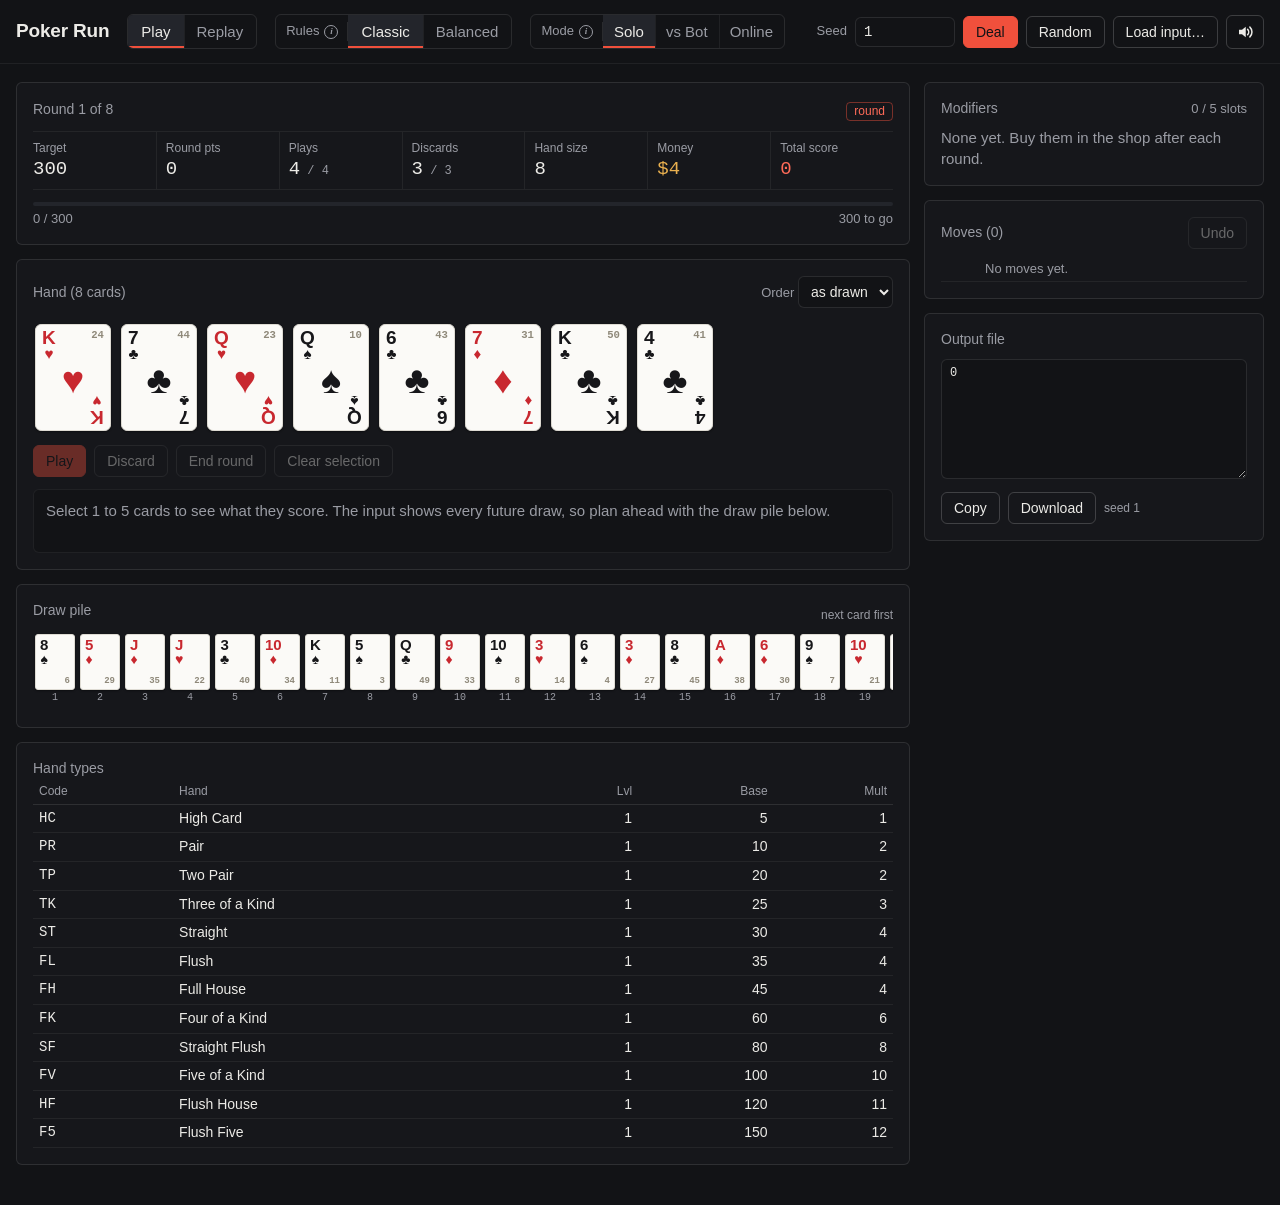
<file: poker_run/web/index.html>
<!doctype html>
<html lang="en">
<head>
<meta charset="utf-8">
<meta name="viewport" content="width=device-width, initial-scale=1">
<meta name="color-scheme" content="dark">
<meta name="theme-color" content="#121316">
<title>Poker Run</title>
<style>
:root {
  color-scheme: dark;
  --bg: #121316;
  --bg-1: #16171b;
  --bg-2: #1b1d22;
  --bg-3: #23252b;
  --cream: #ecebe7;
  --text-2: #c9c8c3;
  --muted: #9a9ca4;
  --faint: #6c6f78;
  --gold: #f0503c;
  --gold-2: #ff6b58;
  --gold-soft: rgba(240, 80, 60, 0.13);
  --steel: #8eaacb;
  --amber: #e9b04f;
  --red: #f0503c;
  --card: #fbfaf7;
  --card-edge: #dedbd3;
  --suit-red: #c8282f;
  --suit-black: #17171a;
  --panel: var(--bg-1);
  --panel-2: var(--bg-2);
  --line: rgba(255, 255, 255, 0.10);
  --line-2: rgba(255, 255, 255, 0.06);
  --ok: #8eaacb;
  --ink: #121316;
  --r: 6px;
  --cw: 76px;
  --sans: -apple-system, BlinkMacSystemFont, "Segoe UI", Inter, Roboto, "Helvetica Neue", Arial, sans-serif;
  --mono: ui-monospace, "SF Mono", SFMono-Regular, Menlo, Consolas, "Liberation Mono", monospace;
}
* { box-sizing: border-box; }
html { background: var(--bg); }
body {
  margin: 0; min-height: 100vh; color: var(--cream); font-family: var(--sans); font-size: 15px; line-height: 1.4;
  background: var(--bg); -webkit-font-smoothing: antialiased;
  overflow-x: hidden;
}
a { color: var(--cream); text-decoration-color: rgba(240, 80, 60, 0.5); text-underline-offset: 3px; }
a:hover { color: var(--gold-2); }
h1, h2, h3 { margin: 0; font-weight: 600; letter-spacing: -0.01em; }
b, strong { font-weight: 600; }
h2 { font-size: 14px; color: var(--muted); font-weight: 500; letter-spacing: 0; margin-bottom: 10px; }
.wrap { max-width: 1320px; margin: 0 auto; padding: 14px 16px 40px; }
header.top { display: flex; flex-wrap: wrap; align-items: center; gap: 10px 18px; margin: 0 -16px 18px; padding: 0 16px 14px; border-bottom: 1px solid var(--line-2); }
header.top h1 { font-size: 19px; font-weight: 600; letter-spacing: -0.01em; }
header.top h1 span { color: inherit; }
.tabs { display: flex; gap: 0; border: 1px solid var(--line); border-radius: var(--r); overflow: hidden; }
.tab { background: transparent; border: 0; color: var(--muted); padding: 6px 13px; border-radius: 0; font: inherit; font-weight: 500; cursor: pointer; }
.tab + .tab { box-shadow: inset 1px 0 0 var(--line-2); }
.tab:hover { color: var(--cream); }
.tab[aria-selected="true"], .tab[aria-checked="true"] { background: var(--bg-3); color: var(--cream); box-shadow: inset 0 -2px 0 var(--gold); }
.rules-pick { align-items: center; }
.rules-pick .lbl { display: inline-flex; align-items: center; gap: 5px; background: none; border: 0; border-right: 1px solid var(--line); cursor: help; font: inherit; color: var(--muted); font-size: 13px; font-weight: 500; padding: 0 9px 0 10px; }
.rules-pick .lbl .i { display: inline-grid; place-items: center; width: 14px; height: 14px; border-radius: 50%; border: 1px solid currentColor; font: italic 600 9px/1 Georgia, serif; }
.rules-pick .lbl:hover, .rules-pick .lbl[aria-expanded="true"] { color: var(--cream); }
#explain-panel .opts { display: grid; grid-template-columns: repeat(auto-fit, minmax(220px, 1fr)); gap: 10px; margin: 8px 0 10px; }
#explain-panel .opt { background: var(--bg); border: 1px solid var(--line-2); border-radius: var(--r); padding: 10px 12px; }
#explain-panel .opt b { color: var(--cream); }
#explain-panel .opt p { margin: 4px 0 0; font-size: 14px; color: var(--muted); }
.rules-tag { display: inline-block; padding: 0 6px; border-radius: 4px; font-size: 12px; font-weight: 500; border: 1px solid rgba(142, 170, 203, 0.4); color: var(--steel); margin-right: 6px; }
table.hands td.changed { color: var(--ok); }
.rules-notes { margin: 0; padding-left: 18px; font-size: 13px; color: var(--muted); }
.rules-notes li { margin: 3px 0; }
.rules-notes b { color: var(--cream); font-weight: 600; }
details.rules-box summary { cursor: pointer; font-weight: 500; }
details.rules-box[open] summary { margin-bottom: 8px; }
.source { display: flex; flex-wrap: wrap; align-items: center; gap: 8px; margin-left: auto; }
.source label { color: var(--muted); font-size: 13px; }
input[type="number"], input[type="text"], textarea, select {
  background: var(--bg); color: var(--cream); border: 1px solid var(--line); border-radius: var(--r);
  font: 14px var(--mono); padding: 6px 8px;
}
input[type="number"] { width: 100px; }
input[type="checkbox"], input[type="radio"] { accent-color: var(--gold); }
textarea { width: 100%; min-height: 110px; resize: vertical; }
select { font-family: var(--sans); }
.btn {
  background: transparent; color: var(--cream); border: 1px solid rgba(255, 255, 255, 0.18);
  border-radius: var(--r); padding: 7px 12px; font: 500 14px var(--sans); cursor: pointer; white-space: nowrap;
  transition: background 0.12s, transform 0.12s;
}
.btn:hover:not(:disabled) { background: rgba(255, 255, 255, 0.06); border-color: rgba(255, 255, 255, 0.3); }
.btn:active:not(:disabled) { transform: translateY(1px); }
.btn.primary { background: var(--gold); border-color: var(--gold); color: var(--ink); }
.btn.primary:hover:not(:disabled) { background: var(--gold-2); border-color: var(--gold-2); }
.btn.small { padding: 3px 8px; font-size: 12px; border-radius: 4px; }
.btn:disabled { opacity: 0.38; cursor: not-allowed; }
.btn .price { opacity: 0.8; font-weight: 500; margin-left: 4px; }
:focus-visible { outline: 2px solid var(--gold-2); outline-offset: 2px; }
.panel { background: var(--panel); border: 1px solid var(--line); border-radius: var(--r); padding: 16px; min-width: 0; }
.muted { color: var(--muted); }
.mono { font-family: var(--mono); }
.gold { color: var(--gold-2); }
.err { color: #ffb0a4; background: rgba(240, 80, 60, 0.12); border: 1px solid rgba(240, 80, 60, 0.45); border-radius: var(--r); padding: 8px 10px; }
.okmsg { color: #c5d6ea; background: rgba(142, 170, 203, 0.12); border: 1px solid rgba(142, 170, 203, 0.35); border-radius: var(--r); padding: 8px 10px; }
.msg { margin: 8px 0 0; font-size: 14px; }
.msg:empty { display: none; }
.hidden { display: none !important; }

/* ---------- layout */
.layout { display: grid; grid-template-columns: minmax(0, 1fr) 340px; gap: 14px; align-items: start; }
.col { display: grid; gap: 14px; min-width: 0; }
@media (max-width: 980px) { .layout { grid-template-columns: minmax(0, 1fr); } }

/* ---------- status */
.stats { display: grid; grid-template-columns: repeat(auto-fit, minmax(92px, 1fr)); gap: 0; border-top: 1px solid var(--line-2); border-bottom: 1px solid var(--line-2); }
.stat { padding: 8px 10px; box-shadow: inset 1px 0 0 var(--line-2); }
.stat:first-child { box-shadow: none; padding-left: 0; }
.stat .k { font-size: 12px; color: var(--muted); }
.stat .v { font: 500 19px/1.3 var(--mono); font-variant-numeric: tabular-nums; }
.stat .v small { font-size: 12px; color: var(--muted); font-weight: 400; }
.stat.money .v { color: var(--amber); }
.progress { margin-top: 12px; height: 4px; border-radius: 2px; background: var(--bg-3); overflow: hidden; position: relative; }
.progress .bar { height: 100%; background: var(--gold); width: 0; transition: width 0.25s; }
.progress .ghost { position: absolute; top: 0; height: 100%; background: rgba(240, 80, 60, 0.35); }
.progress.done .bar { background: var(--steel); }
.progress-label { display: flex; justify-content: space-between; font-size: 13px; color: var(--muted); margin-top: 4px; font-variant-numeric: tabular-nums; }
.phase-tag { display: inline-block; padding: 0 7px; border-radius: 4px; font-size: 12px; font-weight: 500; border: 1px solid rgba(240, 80, 60, 0.45); color: var(--gold-2); }

/* ---------- cards */
.card {
  --w: var(--cw);
  width: var(--w); height: calc(var(--w) * 1.4); flex: none; position: relative;
  background: var(--card); border-radius: calc(var(--w) * 0.08); border: 1px solid var(--card-edge);
  color: var(--suit-black); box-shadow: 0 1px 2px rgba(0, 0, 0, 0.4); font-family: var(--sans);
  user-select: none; padding: 0; text-align: left; transition: transform 0.14s, box-shadow 0.14s;
}
.card.red { color: var(--suit-red); }
button.card { cursor: pointer; }
button.card:hover { transform: translateY(-3px); }
.card .tl { position: absolute; top: calc(var(--w) * 0.05); left: calc(var(--w) * 0.08); line-height: 0.95; text-align: center; font-weight: 600; font-size: calc(var(--w) * 0.25); }
.card .tl i { display: block; font-style: normal; font-size: calc(var(--w) * 0.2); font-weight: 400; }
.card .br { position: absolute; bottom: calc(var(--w) * 0.05); right: calc(var(--w) * 0.08); line-height: 0.95; text-align: center; font-weight: 600; font-size: calc(var(--w) * 0.25); transform: rotate(180deg); }
.card .br i { display: block; font-style: normal; font-size: calc(var(--w) * 0.2); font-weight: 400; }
.card .mid { position: absolute; inset: 0; display: grid; place-items: center; font-size: calc(var(--w) * 0.5); line-height: 1; padding-top: calc(var(--w) * 0.06); }
.card .cid { position: absolute; top: calc(var(--w) * 0.06); right: calc(var(--w) * 0.08); font: 600 calc(var(--w) * 0.14) / 1 var(--mono); color: #8f897a; }
.card .dot { position: absolute; bottom: calc(var(--w) * 0.07); left: calc(var(--w) * 0.08); width: calc(var(--w) * 0.1); height: calc(var(--w) * 0.1); border-radius: 50%; background: var(--gold); border: 1px solid #b33a2a; }
.card .tag { position: absolute; left: 50%; bottom: -9px; transform: translateX(-50%); font: 500 10px/1 var(--sans); padding: 3px 6px; border-radius: 3px; white-space: nowrap; }
.card.sel { transform: translateY(-12px); box-shadow: 0 0 0 2px var(--gold); }
button.card.sel:hover { transform: translateY(-14px); }
.card.sel.scored .tag { background: var(--gold); color: var(--ink); }
.card.sel.kicker .tag { background: var(--bg-3); color: var(--cream); }
.card.sel.kicker { box-shadow: 0 0 0 2px var(--muted); }
.card.hl { box-shadow: 0 0 0 2px var(--muted); }
.card.hl.scored { box-shadow: 0 0 0 2px var(--gold); }
.card.gone { opacity: 0.22; }
.card.next-draw { box-shadow: 0 0 0 2px var(--steel); }
.card.mini { --w: 40px; border-radius: 3px; }
.card.mini .br, .card.mini .mid { display: none; }
.card.mini .tl { font-size: 15px; left: 4px; top: 3px; }
.card.mini .tl i { font-size: 14px; }
.card.mini .cid { top: auto; bottom: 3px; right: 4px; font-size: 9px; }
.card.mini .dot { left: auto; right: 4px; top: 4px; bottom: auto; width: 5px; height: 5px; }
.card.deckc { --w: 50px; }
.card.deckc .br { display: none; }
.card.deckc .mid { font-size: 22px; padding-top: 14px; }
.card.deckc .cid { font-size: 9px; }
.card.deckc.pick { box-shadow: 0 0 0 2px var(--gold); transform: translateY(-3px); }

.hand { display: flex; flex-wrap: wrap; gap: 10px; padding: 16px 2px 14px; min-height: calc(var(--cw) * 1.4 + 30px); }
.strip { display: flex; gap: 5px; overflow-x: auto; padding: 4px 2px 8px; scrollbar-color: rgba(255, 255, 255, 0.2) transparent; }
.strip .pos { font: 10px var(--mono); color: var(--muted); text-align: center; margin-top: 2px; }
.strip .slot { flex: none; }
.actions { display: flex; flex-wrap: wrap; gap: 8px; align-items: center; }
.toolbar { display: flex; flex-wrap: wrap; gap: 8px 14px; align-items: center; justify-content: space-between; }

/* ---------- preview */
.preview { margin-top: 12px; background: var(--bg); border: 1px solid var(--line-2); border-radius: var(--r); padding: 10px 12px; min-height: 64px; }
.preview .hand-name { font-size: 18px; font-weight: 600; }
.preview .formula { font: 14px var(--mono); margin-top: 4px; color: var(--cream); overflow-wrap: anywhere; }
.preview .formula b { color: var(--cream); font-weight: 600; }
.preview .parts { display: flex; flex-wrap: wrap; gap: 6px; margin-top: 6px; }
.chip { font-size: 12px; padding: 1px 7px; border-radius: 4px; border: 1px solid var(--line); }
.chip.on { border-color: rgba(240, 80, 60, 0.5); color: var(--gold-2); }

/* ---------- modifiers / shop */
.mods { display: grid; gap: 8px; }
.mod { background: var(--bg); border: 1px solid var(--line-2); border-radius: var(--r); padding: 8px 10px; display: grid; grid-template-columns: 1fr auto; gap: 2px 10px; align-items: start; }
.mod .name { font-weight: 600; }
.mod .fx { grid-column: 1 / -1; font-size: 13px; color: var(--muted); }
.mod .state { grid-column: 1 / -1; font-size: 13px; color: var(--amber); }
.slots-left { font-size: 13px; color: var(--muted); }
.offers { display: grid; grid-template-columns: repeat(auto-fill, minmax(180px, 1fr)); gap: 10px; }
.offer { background: var(--bg); border: 1px solid var(--line); border-radius: var(--r); padding: 10px 12px; display: flex; flex-direction: column; gap: 6px; min-height: 130px; }
.offer.sold { opacity: 0.45; border-style: dashed; }
.offer .name { font-weight: 600; font-size: 15px; }
.offer .fx { font-size: 13px; color: var(--muted); flex: 1; }
.offer .row { display: flex; align-items: center; justify-content: space-between; gap: 8px; }
.offer .cost { color: var(--amber); font: 500 17px var(--mono); }
.queue-later { display: flex; flex-wrap: wrap; gap: 6px; margin-top: 10px; font-size: 13px; }
table.hands { width: 100%; border-collapse: collapse; font-variant-numeric: tabular-nums; font-size: 14px; }
table.hands th { text-align: left; font-size: 12px; color: var(--muted); font-weight: 500; padding: 4px 6px; border-bottom: 1px solid var(--line); }
table.hands td { padding: 4px 6px; border-bottom: 1px solid var(--line-2); }
table.hands td.num, table.hands th.num { text-align: right; }
table.hands tr.lit td { background: var(--gold-soft); }
.scroll-x { overflow-x: auto; }
.deckgrid { display: flex; flex-wrap: wrap; gap: 6px; }
.deck-actions { display: flex; flex-wrap: wrap; gap: 8px; align-items: center; margin: 10px 0; min-height: 34px; }
.shop-grid { display: grid; grid-template-columns: minmax(0, 1fr) minmax(0, 1fr); gap: 14px; }
@media (max-width: 760px) { .shop-grid { grid-template-columns: minmax(0, 1fr); } }

/* ---------- log / export */
.log { max-height: 300px; overflow: auto; margin: 0; padding: 0; list-style: none; font-size: 13px; }
.log li { display: grid; grid-template-columns: 34px 1fr; gap: 6px; padding: 3px 4px; border-bottom: 1px solid var(--line-2); }
.log li .n { color: var(--muted); font-family: var(--mono); text-align: right; }
.log li .m { font-family: var(--mono); overflow-wrap: anywhere; }
.log li .d { color: var(--muted); }
.log li.cur { background: var(--gold-soft); border-radius: 3px; }
.log li.bad { background: rgba(240, 80, 60, 0.18); border-radius: 3px; }
.log li[data-step] { cursor: pointer; }
.export textarea { min-height: 120px; font-size: 12px; }

/* ---------- summary */
.summary { text-align: center; padding: 22px 14px; }
.summary .big { font: 500 44px var(--mono); color: var(--cream); font-variant-numeric: tabular-nums; }
.summary .sub { color: var(--muted); font-size: 16px; }

/* ---------- replay */
.replay-io { display: grid; grid-template-columns: 1fr 1fr; gap: 12px; }
@media (max-width: 760px) { .replay-io { grid-template-columns: minmax(0, 1fr); } }
.stepper { display: flex; flex-wrap: wrap; gap: 8px; align-items: center; }
.stepper input[type="range"] { flex: 1; min-width: 160px; accent-color: var(--gold); }
.verdict { font-size: 15px; }
.lastmove { background: var(--bg); border: 1px solid var(--line-2); border-radius: var(--r); padding: 10px 12px; display: grid; gap: 8px; }
.lastmove .cards { display: flex; flex-wrap: wrap; gap: 6px; }
.lastmove .card.sel { transform: none; } /* a record of the move, not a selection: don't lift into the text above */
details summary { cursor: pointer; color: var(--muted); }
.kbd { font: 11px var(--mono); padding: 0 5px; border: 1px solid var(--line); border-radius: 3px; color: var(--muted); }

/* ---------- feel: soft presses, springy releases, gentle motion */
:root { --spring: cubic-bezier(0.34, 1.4, 0.64, 1); --glide: cubic-bezier(0.22, 1, 0.36, 1); }
.btn, .tab {
  transition: background 0.22s ease, border-color 0.22s ease, color 0.22s ease, box-shadow 0.25s ease,
    transform 0.3s var(--spring);
}
.btn:active:not(:disabled), .tab:active { transform: scale(0.98); transition-duration: 0.09s; }
.card { transition: transform 0.32s var(--spring), box-shadow 0.3s ease, opacity 0.3s ease; }
button.card:active { transform: translateY(-5px) scale(0.97); transition-duration: 0.09s; }
button.card.sel:active { transform: translateY(-10px) scale(0.97); }
.card.dealt { animation: deal 0.55s var(--glide) backwards; animation-delay: var(--d, 0ms); }
@keyframes deal { from { transform: translateY(14px); opacity: 0; } }
.progress .bar { transition: width 0.8s var(--glide); }
.msg-in { animation: msg 0.35s var(--glide) backwards; }
@keyframes msg { from { transform: translateY(-4px); opacity: 0; } }
#fx { position: fixed; inset: 0; pointer-events: none; z-index: 50; overflow: hidden; }
#fx .ripple {
  position: absolute; width: 16px; height: 16px; margin: -8px 0 0 -8px; border-radius: 50%;
  background: radial-gradient(circle, rgba(255, 255, 255, 0.22), rgba(255, 255, 255, 0) 70%);
  animation: ripple 0.5s var(--glide) forwards;
}
@keyframes ripple { from { transform: scale(0.4); opacity: 0.8; } to { transform: scale(3.5); opacity: 0; } }
#fx .float {
  position: absolute; transform: translate(-50%, -50%); font: 500 22px var(--mono); color: var(--gold-2);
  white-space: nowrap; animation: float 1.3s var(--glide) forwards;
}
#fx .float small { display: block; font: 500 13px var(--sans); color: var(--cream); text-align: center; }
@keyframes float { from { opacity: 0; margin-top: 4px; } 15% { opacity: 1; } to { opacity: 0; margin-top: -36px; } }
#fx .mote {
  position: absolute; width: 4px; height: 4px; border-radius: 50%; background: var(--cream); opacity: 0.6;
  animation: mote var(--t, 1.6s) var(--glide) forwards;
}
@keyframes mote { from { opacity: 0.6; transform: translate(0, 0) scale(1); } to { opacity: 0; transform: translate(var(--dx), var(--dy)) scale(0.4); } }
/* ---------- scroll: panels settle in as they arrive, a progress line, a compact score bar */
@supports (animation-timeline: view()) {
  #view-play .panel, #view-replay .panel {
    animation: settle linear both;
    animation-timeline: view();
    animation-range: entry 0% entry 30%;
  }
  @keyframes settle { from { transform: translateY(10px); opacity: 0.5; } }
}
#scroll-line {
  position: fixed; top: 0; left: 0; right: 0; height: 1px; z-index: 60; pointer-events: none;
  background: var(--gold); transform-origin: 0 50%; transform: scaleX(0);
}
#mini {
  position: fixed; top: 10px; left: 50%; z-index: 55; display: flex; align-items: center; gap: 14px;
  padding: 7px 14px; border-radius: var(--r); cursor: pointer; font: 500 14px var(--sans); color: var(--cream);
  background: rgba(27, 29, 34, 0.94); border: 1px solid var(--line);
  backdrop-filter: blur(8px); -webkit-backdrop-filter: blur(8px); box-shadow: 0 8px 24px rgba(0, 0, 0, 0.4);
  transform: translate(-50%, -140%); opacity: 0; transition: transform 0.45s var(--glide), opacity 0.35s ease;
  white-space: nowrap; max-width: calc(100vw - 24px); overflow: hidden;
}
#mini.show { transform: translate(-50%, 0); opacity: 1; }
#mini .k { color: var(--muted); font-weight: 400; margin-right: 4px; }
#mini .gold { color: var(--gold-2); }
#mini .meter { width: 90px; height: 3px; border-radius: 2px; background: var(--bg-3); overflow: hidden; }
#mini .meter i { display: block; height: 100%; background: var(--gold); transition: width 0.6s var(--glide); }
@media (max-width: 600px) { #mini .opt { display: none; } }
.btn.icon { padding: 7px 9px; line-height: 0; }
.btn.icon svg { width: 18px; height: 18px; }
.btn.icon[aria-pressed="false"] { color: var(--muted); }


/* ---------- vs Bot and Online: setup, turn bar, waiting, race, results */
.source.mp > :not(#sound-btn) { display: none; }
.kind-pick .tab { padding: 6px 11px; }
.pdot { display: inline-block; flex: none; width: 8px; height: 8px; border-radius: 50%; background: var(--pc, var(--gold)); vertical-align: 0.08em; }
.pname { color: var(--pc, var(--gold)); font-weight: 600; overflow-wrap: anywhere; }
.turnbar { border-left: 2px solid var(--pc, var(--gold)); display: flex; flex-wrap: wrap; align-items: center; gap: 8px 14px; padding: 10px 14px; }
.turnbar .who { font-size: 18px; font-weight: 600; display: flex; align-items: center; gap: 8px; min-width: 0; }
.turnbar .what { color: var(--muted); font-size: 14px; }
.turnbar .tags { margin-left: auto; display: flex; flex-wrap: wrap; gap: 6px; }
.mp-chip { font-size: 12px; padding: 1px 7px; border-radius: 4px; border: 1px solid var(--line); white-space: nowrap; }
.mp-chip b { color: var(--cream); }
.board { width: 100%; border-collapse: collapse; font-variant-numeric: tabular-nums; font-size: 14px; }
.board th { text-align: right; font-size: 12px; color: var(--muted); font-weight: 500; padding: 4px 6px; border-bottom: 1px solid var(--line); white-space: nowrap; }
.board th:first-child, .board td:first-child { text-align: left; }
.board td { padding: 5px 6px; border-bottom: 1px solid var(--line-2); text-align: right; white-space: nowrap; }
.board td.out { color: #ffb0a4; }
.board td.wait { color: var(--faint); }
.board tr.me td { background: rgba(255, 255, 255, 0.04); }
.board td.tot { font-weight: 600; color: var(--cream); }
.board .place { display: inline-block; width: 1.4em; color: var(--muted); font-weight: 500; }
.handoff { text-align: center; padding: 30px 16px 26px; position: relative; overflow: hidden; }
.handoff .kicker, .results .kicker { color: var(--muted); font-size: 14px; font-weight: 500; }
.handoff .to { font-size: 15px; color: var(--muted); margin-top: 14px; }
.handoff .big-name { font-size: clamp(30px, 7vw, 44px); font-weight: 500; letter-spacing: -0.02em; color: var(--pc, var(--gold)); line-height: 1.1; overflow-wrap: anywhere; }
.handoff .task { margin: 6px 0 18px; color: var(--cream); }
.handoff .btn.primary { font-size: 15px; padding: 10px 18px; background: var(--pc, var(--gold)); border-color: var(--pc, var(--gold)); }
.fan { display: flex; justify-content: center; height: 92px; margin: 18px 0 8px; }
.card.back { --w: 54px; background: repeating-linear-gradient(45deg, #2a2c33 0 5px, #23252b 5px 10px); border: 3px solid var(--card); margin: 0 -10px; transform-origin: 50% 120%; }
.card.back::before { content: ""; position: absolute; inset: 5px; border-radius: 3px; border: 1px solid rgba(240, 80, 60, 0.45); }
@keyframes breathe { 0%, 100% { translate: 0 0; } 50% { translate: 0 -5px; } }
.race .lane { display: grid; grid-template-columns: minmax(0, 9em) minmax(0, 1fr) auto; gap: 10px; align-items: center; margin: 8px 0; }
.race .lane .nm { display: flex; gap: 7px; align-items: center; min-width: 0; font-weight: 500; overflow: hidden; text-overflow: ellipsis; white-space: nowrap; }
.race .track { height: 4px; border-radius: 2px; background: var(--bg-3); overflow: hidden; }
.race .track i { display: block; height: 100%; width: 0; border-radius: 2px; background: var(--pc, var(--gold)); transition: width 0.9s var(--glide); }
.race .score { font-family: var(--mono); font-weight: 500; font-variant-numeric: tabular-nums; min-width: 5ch; text-align: right; }
.pips { display: flex; flex-wrap: wrap; gap: 4px; }
.pip { min-width: 30px; padding: 2px 5px; border-radius: 3px; font: 500 11px/1.3 var(--mono); text-align: center; background: var(--bg); border: 1px solid var(--line-2); color: var(--faint); }
.pip.ok { background: color-mix(in srgb, var(--pc, var(--gold)) 22%, transparent); color: var(--cream); }
.pip.bad { background: rgba(240, 80, 60, 0.18); color: #ffb0a4; }
.pip.pop { animation: pop 0.6s var(--spring) backwards; animation-delay: var(--d, 0ms); }
@keyframes pop { from { transform: scale(0.8); opacity: 0; } }
.reveal { background: var(--bg); border-radius: var(--r); padding: 10px 12px; margin-top: 10px; border-left: 2px solid var(--pc, var(--gold)); }
.reveal.fresh { animation: msg 0.6s var(--glide) backwards; }
.reveal .plays { display: flex; flex-wrap: wrap; gap: 6px; margin-top: 6px; }
.movelist { margin: 6px 0 0; padding-left: 0; list-style: none; font: 12px var(--mono); max-height: 220px; overflow: auto; columns: 2 14em; }
.movelist li { break-inside: avoid; padding: 1px 0; overflow-wrap: anywhere; }
.setup .grid { display: grid; gap: 10px; }
.setup .row { display: flex; flex-wrap: wrap; align-items: center; gap: 8px 10px; }
.setup .row > label.k { min-width: 5.5em; color: var(--muted); font-size: 13px; font-weight: 500; }
.setup .seat { display: flex; flex-wrap: wrap; align-items: center; gap: 8px; background: var(--bg); border-radius: var(--r); padding: 8px 10px; border-left: 2px solid var(--pc); }
.setup .seat input[type="text"] { flex: 1 1 9em; min-width: 0; font-family: var(--sans); font-size: 15px; }
.setup .seat .tabs .tab { padding: 4px 10px; font-size: 13px; }
.setup .lead { margin: 4px 0 12px; color: var(--muted); }
.mode-rules { margin: 0; padding-left: 18px; font-size: 14px; color: var(--muted); }
.mode-rules li { margin: 4px 0; }
.mode-rules b { color: var(--cream); }
.results .winner { font-size: clamp(30px, 6vw, 42px); font-weight: 500; letter-spacing: -0.02em; color: var(--pc, var(--gold)); line-height: 1.15; margin: 6px 0 4px; overflow-wrap: anywhere; }
.podium { display: grid; gap: 8px; max-width: 560px; margin: 16px auto 4px; text-align: left; }
.podium .pl { display: grid; grid-template-columns: 2em minmax(0, 1fr) auto; gap: 4px 10px; align-items: center; background: var(--bg); border-radius: var(--r); padding: 10px 14px; border-left: 2px solid var(--pc); animation: msg 0.55s var(--glide) backwards; animation-delay: var(--d, 0ms); }
.podium .pl.first { box-shadow: 0 0 0 1px color-mix(in srgb, var(--pc) 50%, transparent); }
.podium .place { font: 500 18px var(--mono); color: var(--muted); }
.podium .pts { font: 500 20px var(--mono); color: var(--cream); font-variant-numeric: tabular-nums; }
.podium .sub { grid-column: 2 / -1; font-size: 13px; color: var(--muted); }
.plist .pr { display: grid; grid-template-columns: auto minmax(0, 1fr) auto; gap: 10px; align-items: center; padding: 7px 8px; border-radius: 3px; border-bottom: 1px solid var(--line-2); line-height: 1.3; }
.plist .pr.now { background: color-mix(in srgb, var(--pc) 12%, transparent); }
.outputs details { background: var(--bg); border-radius: var(--r); padding: 8px 12px; margin-top: 8px; border-left: 2px solid var(--pc); }
.outputs summary { color: var(--cream); }
.outputs textarea { min-height: 120px; font-size: 12px; margin-top: 8px; }

/* ---------- online rooms */
a.btn { text-decoration: none; display: inline-block; }
.online-grid { display: grid; grid-template-columns: minmax(0, 3fr) minmax(0, 2fr); gap: 14px; align-items: start; }
.online-grid > .panel { margin: 0; }
.setup .row > .k.lbl { min-width: 5.5em; color: var(--muted); font-size: 13px; font-weight: 500; }
.setup .tabs .tab { padding: 5px 11px; }
.setup .tabs { flex-wrap: wrap; }
label.check { display: inline-flex; align-items: center; gap: 6px; color: var(--muted); font-size: 14px; cursor: pointer; }
.code-input { font: 500 22px/1.2 var(--mono) !important; letter-spacing: 0.18em; text-transform: uppercase; width: 8.5em; max-width: 100%; text-align: center; }
.lobby { text-align: center; }
.lobby .kicker { color: var(--muted); font-size: 14px; font-weight: 400; overflow-wrap: anywhere; }
.lobby .kicker b { color: var(--cream); }
.room-code { font: 500 clamp(44px, 12vw, 72px)/1.05 var(--mono); letter-spacing: 0.14em; color: var(--cream); margin: 10px 0 10px; padding-left: 0.14em; user-select: all; }
.lobby .seats { display: grid; gap: 8px; text-align: left; max-width: 640px; margin: 0 auto; }
.lobby .seat { display: flex; flex-wrap: wrap; align-items: center; gap: 6px 10px; background: var(--bg); border-radius: var(--r); padding: 9px 12px; border-left: 2px solid var(--pc); animation: msg 0.4s var(--glide) backwards; }
.lobby .seat.open { border-left-style: dashed; opacity: 0.85; }
.lobby .actions { justify-content: center; }
.ready { font-size: 12px; font-weight: 500; color: var(--muted); padding: 0 7px; border-radius: 4px; border: 1px solid var(--line); white-space: nowrap; }
.ready.yes { color: var(--ink); background: var(--steel); border-color: var(--steel); }
.host-badge { font-size: 12px; font-weight: 500; color: var(--gold-2); border: 1px solid rgba(240, 80, 60, 0.45); border-radius: 4px; padding: 0 6px; }
.presence { font-size: 12px; color: var(--muted); white-space: nowrap; }
.presence::before { content: ""; display: inline-block; width: 7px; height: 7px; border-radius: 50%; margin-right: 4px; background: var(--faint); vertical-align: 0.05em; }
.presence.on { color: var(--ok); }
.presence.on::before { background: var(--ok); }
.host-settings { text-align: left; max-width: 640px; margin: 12px auto 0; background: var(--bg); border: 1px solid var(--line-2); border-radius: var(--r); padding: 8px 12px; }
.host-settings summary { cursor: pointer; font-weight: 500; }
.host-settings .grid { display: grid; gap: 8px; }
.host-settings .row { display: flex; flex-wrap: wrap; align-items: center; gap: 8px 10px; }
.host-settings .k.lbl { min-width: 4.5em; color: var(--muted); font-size: 13px; font-weight: 500; }
.host-settings .tabs .tab { padding: 4px 10px; font-size: 13px; }
.room-chip { font-family: var(--mono); font-weight: 500; color: var(--cream); letter-spacing: 0.08em; }
.match-row { display: grid; grid-template-columns: auto minmax(0, 1fr) auto; gap: 6px 12px; align-items: center; padding: 9px 4px; border-bottom: 1px solid var(--line-2); }
.match-row .mp-chip { display: inline-flex; align-items: center; gap: 5px; margin: 4px 4px 0 0; white-space: normal; }
.place-badge { display: inline-grid; place-items: center; min-width: 2.6em; height: 2.6em; border-radius: 50%; border: 1px solid var(--line); font: 500 13px var(--mono); color: var(--muted); }
.place-badge.win { background: var(--gold); border-color: var(--gold); color: var(--ink); }
.banner { display: flex; flex-wrap: wrap; align-items: center; gap: 8px; background: rgba(240, 80, 60, 0.12); border: 1px solid rgba(240, 80, 60, 0.4); color: #ffd6cf; border-radius: var(--r); padding: 9px 14px; margin-bottom: 12px; animation: msg 0.35s var(--glide) backwards; }
.spin { width: 14px; height: 14px; border-radius: 50%; border: 2px solid rgba(255, 214, 207, 0.35); border-top-color: #ffd6cf; animation: spin 0.9s linear infinite; }
@keyframes spin { to { transform: rotate(360deg); } }
#toasts { position: fixed; right: 16px; bottom: 16px; z-index: 60; display: grid; gap: 8px; width: min(360px, calc(100vw - 32px)); pointer-events: none; }
.toast { background: var(--bg-2); border: 1px solid var(--line); border-left: 2px solid var(--pc, var(--gold)); border-radius: var(--r); padding: 10px 14px; box-shadow: 0 8px 24px rgba(0, 0, 0, 0.4); font-size: 14px; animation: toast-in 0.3s var(--glide) backwards; transition: opacity 0.4s ease, transform 0.4s ease; overflow-wrap: anywhere; }
.toast.out { opacity: 0; transform: translateY(6px); }
@keyframes toast-in { from { transform: translateY(8px); opacity: 0; } }
.handoff .presence { font-size: 14px; vertical-align: middle; }
@media (max-width: 860px) { .online-grid { grid-template-columns: minmax(0, 1fr); } }
@media (max-width: 600px) {
  .match-row { grid-template-columns: auto minmax(0, 1fr); }
  .match-row > .actions { grid-column: 1 / -1; }
  #toasts { right: 10px; left: 10px; bottom: 10px; width: auto; }
}

@media (max-width: 600px) {
  :root { --cw: 54px; }
  .wrap { padding: 10px 10px 30px; }
  header.top { margin: 0 -10px 14px; padding: 0 10px 12px; }
  header.top h1 { font-size: 18px; }
  .source { margin-left: 0; }
  .hand { gap: 6px; }
  .stat .v { font-size: 17px; }
  .card .tag { font-size: 8px; }
}
@media (max-width: 600px) {
  .turnbar .tags { margin-left: 0; }
  .race .lane { grid-template-columns: minmax(0, 6.5em) minmax(0, 1fr) auto; gap: 8px; }
  .kind-pick .tab { padding: 6px 8px; }
}
@media (prefers-reduced-motion: reduce) {
  *, *::before, *::after { transition: none !important; animation: none !important; scroll-behavior: auto !important; }
  .card.sel, button.card:hover, button.card.sel:hover, .card.deckc.pick { transform: none; }
}
</style>
</head>
<body>
<div class="wrap">
  <header class="top">
    <h1>Poker <span>Run</span></h1>
    <div class="tabs" role="tablist" aria-label="View">
      <button class="tab" role="tab" id="tab-play" aria-selected="true" aria-controls="view-play" data-act="mode" data-v="play">Play</button>
      <button class="tab" role="tab" id="tab-replay" aria-selected="false" aria-controls="view-replay" data-act="mode" data-v="replay">Replay</button>
    </div>
    <div class="tabs rules-pick" role="radiogroup" aria-label="Rules" id="rules-pick">
      <button type="button" class="lbl" data-act="explain" data-v="rules" aria-expanded="false" aria-controls="explain-panel" title="What are Classic and Balanced?">Rules <span class="i" aria-hidden="true">i</span></button>
      <button class="tab" role="radio" aria-checked="true" data-act="rules" data-v="classic" title="Classic rules: the contest's">Classic</button>
      <button class="tab" role="radio" aria-checked="false" data-act="rules" data-v="balanced" title="Balanced rules: an optional variant with rebalanced hands, modifiers and prices">Balanced</button>
    </div>
    <div class="tabs rules-pick kind-pick" role="radiogroup" aria-label="Players" id="kind-pick">
      <button type="button" class="lbl" data-act="explain" data-v="kind" aria-expanded="false" aria-controls="explain-panel" title="What are Solo, vs Bot and Online?">Mode <span class="i" aria-hidden="true">i</span></button>
      <button class="tab" role="radio" aria-checked="true" data-act="kind" data-v="solo" title="Play alone (the contest)">Solo</button>
      <button class="tab" role="radio" aria-checked="false" data-act="kind" data-v="bot" title="Race a computer player on the same deal">vs Bot</button>
      <button class="tab" role="radio" aria-checked="false" data-act="kind" data-v="online" title="Play people on their own devices: rooms with a code (needs an account)">Online</button>
    </div>
    <div class="source" id="source-bar">
      <label for="seed">Seed</label>
      <input type="number" id="seed" value="1" step="1" inputmode="numeric">
      <button class="btn primary" data-act="deal">Deal</button>
      <button class="btn" data-act="random-seed" title="Deal a random seed">Random</button>
      <button class="btn" data-act="toggle-load" aria-expanded="false" aria-controls="load-panel">Load input…</button>
      <button class="btn icon" id="sound-btn" data-act="sound" aria-pressed="true" aria-label="Sound" title="Sound on"></button>
    </div>
  </header>
  <div id="fx" aria-hidden="true"></div>
  <div id="toasts" role="status" aria-live="polite"></div>
  <div id="scroll-line" aria-hidden="true"></div>
  <button type="button" id="mini" aria-label="Back to the round status" tabindex="-1"></button>

  <section class="panel hidden" id="load-panel" aria-label="Load a custom input">
    <h2>Custom input</h2>
    <p class="muted" style="margin:0 0 8px">Paste an input file (the same format the judge reads) or pick one from disk.</p>
    <textarea id="load-text" spellcheck="false" placeholder="8 8 4 3 5 12&#10;300 600 …"></textarea>
    <div class="actions" style="margin-top:8px">
      <input type="file" id="load-file" accept=".txt,text/plain">
      <button class="btn primary" data-act="load-input">Start with this input</button>
      <button class="btn" data-act="toggle-load">Close</button>
    </div>
    <div class="msg" id="load-msg" role="status" aria-live="polite"></div>
  </section>

  <section class="panel hidden" id="explain-panel" aria-live="polite"></section>

  <main id="view-play" role="tabpanel" aria-labelledby="tab-play">
    <div class="layout">
      <div class="col" id="play-main"></div>
      <aside class="col" id="play-side"></aside>
    </div>
  </main>

  <main id="view-replay" class="hidden" role="tabpanel" aria-labelledby="tab-replay">
    <div class="col">
      <section class="panel">
        <h2>Replay an output</h2>
        <div class="replay-io">
          <div>
            <label class="muted" for="rp-input">Input</label>
            <textarea id="rp-input" spellcheck="false" placeholder="input file text"></textarea>
            <div class="actions" style="margin-top:6px">
              <input type="file" id="rp-input-file" accept=".txt,text/plain" aria-label="Input file">
              <label class="muted" for="rp-seed">or seed</label>
              <input type="number" id="rp-seed" value="1" step="1">
              <button class="btn small" data-act="rp-seed">Generate</button>
            </div>
          </div>
          <div>
            <label class="muted" for="rp-output">Output</label>
            <textarea id="rp-output" spellcheck="false" placeholder="S&#10;move 1&#10;move 2&#10;…"></textarea>
            <div class="actions" style="margin-top:6px">
              <input type="file" id="rp-output-file" accept=".txt,text/plain" aria-label="Output file">
            </div>
          </div>
        </div>
        <div class="actions" style="margin-top:10px">
          <button class="btn primary" data-act="rp-run">Check &amp; replay</button>
          <button class="btn" data-act="rp-from-play">Use my current game</button>
        </div>
        <div class="msg verdict" id="rp-verdict" role="status" aria-live="polite"></div>
      </section>
      <section class="panel hidden" id="rp-stepper-panel">
        <div class="stepper">
          <button class="btn" data-act="rp-step" data-v="first" aria-label="First move">⏮</button>
          <button class="btn" data-act="rp-step" data-v="-1" aria-label="Previous move">◀</button>
          <input type="range" id="rp-slider" min="0" max="0" value="0" aria-label="Move number">
          <button class="btn" data-act="rp-step" data-v="1" aria-label="Next move">▶</button>
          <button class="btn" data-act="rp-step" data-v="last" aria-label="Last move">⏭</button>
          <span class="mono" id="rp-pos"></span>
          <button class="btn small" data-act="rp-continue" title="Load the moves up to this point into Play mode">Play on from here</button>
        </div>
        <p class="muted" style="margin:6px 0 0;font-size:12px"><span class="kbd">←</span> <span class="kbd">→</span> step when the slider is focused.</p>
      </section>
      <div class="layout hidden" id="rp-board">
        <div class="col" id="rp-main"></div>
        <aside class="col" id="rp-side"></aside>
      </div>
    </div>
  </main>
</div>

<script src="engine.js"></script>
<script src="bot.js"></script>
<script src="multiplayer.js"></script>
<script>
"use strict";
/* ======================================================================
 * Pure helpers (no DOM). Kept separate so they can be exercised from Node:
 * the test harness evaluates this script with no `document` and reads UI.
 * ==================================================================== */
const UI = (function (PR) {
  const SUIT_GLYPH = ["♠︎", "♥︎", "♦︎", "♣︎"];
  const SUIT_LETTER = PR.SUITS;

  function esc(s) {
    return String(s).replace(/[&<>"']/g, (c) => ({ "&": "&amp;", "<": "&lt;", ">": "&gt;", '"': "&quot;", "'": "&#39;" }[c]));
  }
  function rankLabel(r) { return r === 8 ? "10" : PR.RANKS[r]; }
  function faceText(g, id) { return rankLabel(g.rank[id]) + SUIT_GLYPH[g.suit[id]]; }
  function isRed(suit) { return suit === 1 || suit === 2; }
  function isModified(g, id) { const f = PR.startFace(id); return g.rank[id] !== f[0] || g.suit[id] !== f[1]; }
  function num(x) { return typeof x === "bigint" ? x.toString() : Number(x).toLocaleString("en-US"); }
  function prettyMod(name) { return name.replace(/_/g, " "); }
  function rulesTitle(name) { return name.charAt(0).toUpperCase() + name.slice(1); }

  // What a ruleset changes compared with classic, as short lines of text (empty for classic).
  function rulesChanges(rules) {
    const R = PR.getRuleset(rules), C = PR.getRuleset("classic");
    const out = [];
    if (R === C) return out;
    const hv = (h) => `${h[2]} base × ${h[3]} mult, +${h[4]}/+${h[5]} per level`;
    R.hands.forEach((h, i) => {
      if (h.join() !== C.hands[i].join()) out.push({ what: h[1], now: hv(h), was: hv(C.hands[i]) });
    });
    for (const name of PR.MODIFIER_IDS) {
      const [p, fx] = R.modifiers[name], [cp, cfx] = C.modifiers[name];
      if (p !== cp || fx !== cfx) {
        out.push({ what: prettyMod(name), now: `$${p}: ${fx}`, was: (p !== cp ? `$${cp}` : "") + (fx !== cfx ? (p !== cp ? ": " : "") + cfx : "") });
      }
    }
    for (const k of ["remove", "paint", "promote"]) {
      if (R["price_" + k] !== C["price_" + k]) out.push({ what: k, now: `$${R["price_" + k]} a card`, was: `$${C["price_" + k]}` });
    }
    if (R.end_in_last_round !== C.end_in_last_round) {
      out.push({ what: "end", now: R.end_in_last_round ? "allowed in the last round" : "not allowed in the last round (play it out)", was: "allowed" });
    }
    return out;
  }

  // Build a game from an instance and a move list. Stops at the first illegal move.
  function buildGame(inst, moves, rules) {
    const g = new PR.Game(inst, rules);
    for (let k = 0; k < moves.length; k++) {
      try { g.apply(moves[k]); } catch (e) {
        if (e instanceof PR.IllegalMove) return { game: g, applied: k, error: e.message };
        throw e;
      }
    }
    return { game: g, applied: moves.length, error: null };
  }

  // Every state of a replay: states[k] is the game after k moves.
  function replayStates(inst, moves, rules) {
    const states = [new PR.Game(inst, rules)];
    for (let k = 0; k < moves.length; k++) {
      const g = states[k].clone();
      try { g.apply(moves[k]); } catch (e) {
        if (e instanceof PR.IllegalMove) return { states, errorAt: k + 1, error: e.message };
        throw e;
      }
      states.push(g);
    }
    return { states, errorAt: null, error: null };
  }

  // Card ids a move refers to (play/discard/remove/paint/promote); only small integers.
  function moveCards(move) {
    const t = PR._py.pySplit(move);
    if (!t.length) return [];
    let ids = [];
    if (t[0] === "play" || t[0] === "discard") ids = t.slice(1);
    else if (["remove", "paint", "promote"].includes(t[0])) ids = t.slice(1, 2);
    const out = [];
    for (const x of ids) {
      try { const v = PR._py.pyInt(x); if (typeof v === "number" && v >= 0 && v < PR.N_CARDS) out.push(v); } catch (e) { /* not a card */ }
    }
    return out;
  }

  // A short human description of a move, given the game before it.
  function describe(g, move) {
    const t = PR._py.pySplit(move);
    const cmd = t[0];
    const cards = moveCards(move);
    const faces = cards.map((c) => faceText(g, c)).join(" ");
    if (cmd === "play") {
      const err = g.tryMove(move);
      if (err) return faces;
      const r = g.evaluate(cards);
      return `${faces} → ${PR.HAND_NAMES[r.hand]} ${num(r.points)}` + (r.money ? ` +$${r.money}` : "");
    }
    if (cmd === "discard") return faces;
    if (cmd === "end") return "end round";
    if (cmd === "buy") return t[1] && Object.prototype.hasOwnProperty.call(g.rules.modifiers, t[1]) ? `buy ${prettyMod(t[1])} -$${g.rules.price(t[1])}` : "buy";
    if (cmd === "sell") return t[1] ? `sell ${prettyMod(t[1])}` : "sell";
    if (cmd === "level") return t[1] && g.levels[t[1]] !== undefined && PR.HAND_CODES.includes(t[1])
      ? `${PR.HAND_NAMES[t[1]]} → level ${g.levels[t[1]] + 1}` : "level";
    if (cmd === "remove") return `remove ${faces}`;
    if (cmd === "paint" && cards.length && t[2] && SUIT_LETTER.includes(t[2])) {
      return `${faces} → ${rankLabel(g.rank[cards[0]])}${SUIT_GLYPH[SUIT_LETTER.indexOf(t[2])]}`;
    }
    if (cmd === "promote" && cards.length && g.rank[cards[0]] < 12) {
      return `${faces} → ${rankLabel(g.rank[cards[0]] + 1)}${SUIT_GLYPH[g.suit[cards[0]]]}`;
    }
    if (cmd === "discards") return "+1 discard per round";
    if (cmd === "handsize") return "+1 hand size";
    if (cmd === "reroll") return "next three offers";
    if (cmd === "next") return `start round ${g.round + 2}`;
    return "";
  }

  // Money you'd get by ending the round now (or after a round-ending play).
  function roundReward(g) {
    const R = g.rules, saving = g.hasMod("savings");
    const cap = R.interest_cap + (saving ? R.effects.savings : 0);
    const per = saving ? R.savings_interest_per : R.interest_per;
    let r = R.round_reward + R.play_bonus * g.plays_left + Math.min(Math.floor(g.money / per), cap);
    if (g.hasMod("spare_hands")) r += R.effects.spare_hands * g.discards_left;
    return r;
  }

  // What the preview panel shows for a selection during a round.
  function preview(g, selected) {
    if (g.phase !== "play" || !selected.length) return null;
    const ids = selected.slice();
    const res = ids.length <= 5 ? g.evaluate(ids, true) : null;
    const playLine = "play " + ids.join(" ");
    const playErr = g.tryMove(playLine);
    let after = null;
    if (!playErr) {
      const c = g.clone();
      c.apply(playLine);
      after = { phase: c.phase, round_score: c.round_score, money: c.money, total: c.total, cleared: c.cleared > g.cleared };
    }
    return { res, playErr, discardErr: g.tryMove("discard " + ids.join(" ")), after };
  }

  function formula(res) {
    if (!res) return "";
    const modBase = res.base - res.handBase - res.cardChips;
    const modMult = res.mult - res.handMult;
    let s = `(${res.handBase} + ${res.cardChips} chips` + (modBase ? ` + ${modBase}` : "") + `) × (${res.handMult}` +
      (modMult ? ` + ${modMult}` : "") + ")";
    if (res.times !== 1) s += ` × ${res.times}`;
    return s + ` = ${num(res.points)}`;
  }

  function verdictText(code, v) {
    if (!v.valid) return v.error;
    const end = v.cleared === v.rounds ? "won the run" : !v.finished ? "stopped early" : "out";
    return `score ${num(v.score)} · cleared ${v.cleared}/${v.rounds} (${end}) · ${v.moves} moves · $${v.money}`;
  }

  function outcome(g) {
    if (!g.over) return null;
    const won = g.cleared === g.inst.rounds;
    return {
      won, score: g.total, cleared: g.cleared, rounds: g.inst.rounds,
      text: won ? `Cleared all ${g.inst.rounds} rounds` :
        `Out in round ${g.round + 1}: ${num(g.round_score)} of ${num(g.target)} points`,
    };
  }

  // Cards of the next round's draw order still in the deck (shop planning).
  function nextRoundPile(g) {
    if (g.phase !== "shop") return [];
    return g.inst.orders[g.round + 1].filter((c) => g.in_deck[c]);
  }

  function sortedHand(g, how) {
    const h = g.hand.slice();
    if (how === "rank") h.sort((a, b) => g.rank[b] - g.rank[a] || g.suit[a] - g.suit[b] || a - b);
    else if (how === "suit") h.sort((a, b) => g.suit[a] - g.suit[b] || g.rank[b] - g.rank[a] || a - b);
    return h;
  }

  function deckOrder(g) {
    const ids = [...Array(PR.N_CARDS).keys()];
    return ids.sort((a, b) => (g.in_deck[b] - g.in_deck[a]) || g.suit[a] - g.suit[b] || g.rank[a] - g.rank[b] || a - b);
  }

  function modState(name, state, rules) {
    const e = PR.getRuleset(rules).effects;
    if (name === "momentum") return state.streak ? `streak ${state.streak} × ${PR.HAND_NAMES[state.last]} (+${e.momentum * state.streak} mult on another one)` : "no streak yet";
    if (name === "collector") return `+${state.bonus} base banked`;
    return "";
  }

  // The page's URL hash: "#seed=7", "#seed=7&rules=balanced", "#mode=bot", "#mode=online&create=draft",
  // "#room=K7M3Q" (an online room), "#match=12" (a saved online match).
  // Values are returned as written (seed and match as numbers, the room code upper-cased); the app
  // checks them against its modes, rulesets and code format.
  function parseHash(hash) {
    const get = (re) => { const m = re.exec(String(hash || "")); return m ? m[1] : null; };
    const seed = get(/(?:^#|&)seed=(-?\d+)/), rules = get(/(?:^#|&)rules=(\w+)/), mode = get(/(?:^#|&)mode=(\w+)/);
    const room = get(/(?:^#|&)room=(\w+)/), match = get(/(?:^#|&)match=(\d+)/), create = get(/(?:^#|&)create=(\w+)/);
    return { seed: seed === null ? null : Number(seed), rules, mode: mode === null ? null : mode.toLowerCase(),
      room: room === null ? null : room.toUpperCase(), match: match === null ? null : Number(match), create: create === null ? null : create.toLowerCase() };
  }

  return { SUIT_GLYPH, SUIT_LETTER, esc, rankLabel, faceText, isRed, isModified, num, prettyMod, rulesTitle, rulesChanges, parseHash,
    buildGame, replayStates, moveCards, describe, roundReward, preview, formula, verdictText, outcome, nextRoundPile, sortedHand, deckOrder, modState };
})(typeof PokerRun !== "undefined" ? PokerRun : require("./engine.js"));

/* ======================================================================
 * DOM app
 * ==================================================================== */
function startApp(PR) {
  const $ = (id) => document.getElementById(id);
  const esc = UI.esc;
  const STORE_KEY = "poker-run:v1";

  const S = {
    mode: "play",
    source: { type: "seed", seed: 1 },  // or {type: "text", text}
    rules: "classic",    // ruleset name (PR.RULESETS); every game here is built with it
    inputText: "",
    inst: null,
    moves: [],
    labels: [],          // describe() of each move, computed from the game before it
    game: null,
    sel: [],             // selected hand cards, in click order
    deckPick: null,      // card picked in the shop's deck editor
    sort: "draw",
    msg: null,           // {kind: 'err'|'ok', text}
    rp: null,            // replay state
    rpRules: null,       // rules for the Replay tab when they differ from S.rules (an online match's)
    rpStep: 0,
    kind: "solo",        // solo | bot | online (see M and ON below)
    who: "",             // "" for the solo game, "bot:0" or "online:<code>" while another game is shown
  };

  // vs Bot and online state. While a vs Bot or online game is on screen, S.source/inputText/inst/
  // moves/labels/game/sel/deckPick/msg are that game's and the solo game waits in M.stash.
  const M = {
    stash: null,
    rules: "classic",    // ruleset for new vs Bot matches
    setups: { bot: { seed: 1, name: "You", level: "normal" } },
    games: { bot: null },  // the vs Bot match (see mpStart)
  };

  // ---------- persistence (per-viewer convenience only)
  function save() {
    const solo = M.stash || S;   // always the solo game, even while a multiplayer one is shown
    try { localStorage.setItem(STORE_KEY, JSON.stringify({ source: solo.source, moves: solo.moves, sort: S.sort, rules: S.rules })); } catch (e) { /* storage unavailable */ }
    if (S.kind === "bot") saveMP();
  }
  function restore() {
    try {
      const raw = localStorage.getItem(STORE_KEY);
      return raw ? JSON.parse(raw) : null;
    } catch (e) { return null; }
  }

  // ---------- game lifecycle
  function startFromSource(source, moves) {
    let text;
    if (source.type === "seed") text = PR.formatInstance(PR.generate(source.seed));
    else text = source.text;
    const inst = PR.parseInstance(text); // may throw BadInput
    S.source = source;
    S.inputText = text;
    S.inst = inst;
    setMoves(moves || []);
    if (source.type === "seed") $("seed").value = String(source.seed);
    soloHash();
    save();
  }

  // The solo game's seed and rules in the URL (multiplayer modes leave the URL bare).
  function soloHash() {
    if (S.source.type !== "seed") return;
    const hash = "seed=" + S.source.seed + (S.rules !== "classic" ? "&rules=" + S.rules : "");
    try { history.replaceState(null, "", "#" + hash); } catch (e) {
      try { location.hash = hash; } catch (e2) { /* no URL updates here */ }
    }
  }

  function setMoves(moves) {
    const g = new PR.Game(S.inst, S.rules);
    const kept = [], labels = [];
    for (const m of moves) {
      const label = UI.describe(g, m);
      try { g.apply(m); } catch (e) { if (e instanceof PR.IllegalMove) break; throw e; }
      kept.push(m); labels.push(label);
    }
    S.moves = kept; S.labels = labels; S.game = g; S.sel = []; S.deckPick = null;
  }

  // ---------- sound: quiet, warm tones on a pentatonic scale, so nothing ever clashes.
  // Audio starts only after a click (browsers require a gesture) and the header toggle mutes it.
  const SOUND_KEY = "poker-run:sound";
  const Sound = (() => {
    let ctx = null, master = null;
    let on = true;
    try { on = localStorage.getItem(SOUND_KEY) !== "off"; } catch (e) { /* storage unavailable */ }
    const SCALE = [293.66, 329.63, 369.99, 440.0, 493.88]; // D E F# A B
    const note = (i) => SCALE[((i % 5) + 5) % 5] * Math.pow(2, Math.floor(i / 5));

    function audio() {
      if (!on) return null;
      if (!ctx) {
        const AC = window.AudioContext || window.webkitAudioContext;
        if (!AC) return null;
        ctx = new AC();
        master = ctx.createGain();
        master.gain.value = 0.16;
        const soften = ctx.createBiquadFilter();
        soften.type = "lowpass";
        soften.frequency.value = 3000;
        master.connect(soften);
        soften.connect(ctx.destination);
      }
      if (ctx.state === "suspended") ctx.resume();
      return ctx;
    }

    function tone(freq, o) {
      const c = audio();
      if (!c) return;
      o = o || {};
      const t = c.currentTime + (o.at || 0), dur = o.dur || 0.35, peak = o.gain || 0.5;
      const osc = c.createOscillator(), env = c.createGain();
      osc.type = o.type || "sine";
      osc.frequency.setValueAtTime(freq, t);
      env.gain.setValueAtTime(0.0001, t);
      env.gain.exponentialRampToValueAtTime(peak, t + (o.attack || 0.012));
      env.gain.exponentialRampToValueAtTime(0.0001, t + dur);
      osc.connect(env);
      env.connect(master);
      osc.start(t);
      osc.stop(t + dur + 0.05);
    }

    function hush(o) { // filtered noise: a soft swish of cards
      const c = audio();
      if (!c) return;
      o = o || {};
      const t = c.currentTime + (o.at || 0), dur = o.dur || 0.28;
      const buf = c.createBuffer(1, Math.ceil(c.sampleRate * dur), c.sampleRate);
      const data = buf.getChannelData(0);
      for (let i = 0; i < data.length; i++) data[i] = Math.random() * 2 - 1;
      const src = c.createBufferSource(), band = c.createBiquadFilter(), env = c.createGain();
      src.buffer = buf;
      band.type = "bandpass";
      band.Q.value = 0.9;
      band.frequency.setValueAtTime(o.from || 2200, t);
      band.frequency.exponentialRampToValueAtTime(o.to || 600, t + dur);
      env.gain.setValueAtTime(0.0001, t);
      env.gain.exponentialRampToValueAtTime(o.gain || 0.22, t + 0.03);
      env.gain.exponentialRampToValueAtTime(0.0001, t + dur);
      src.connect(band);
      band.connect(env);
      env.connect(master);
      src.start(t);
    }

    return {
      get on() { return on; },
      toggle() {
        on = !on;
        try { localStorage.setItem(SOUND_KEY, on ? "on" : "off"); } catch (e) { /* storage unavailable */ }
        if (on) this.select(7);
      },
      select(rank) { tone(note(rank + 3), { type: "triangle", dur: 0.22, gain: 0.32 }); tone(note(rank + 8), { dur: 0.18, gain: 0.08 }); },
      deselect(rank) { tone(note(rank), { type: "triangle", dur: 0.16, gain: 0.2 }); },
      tap() { tone(note(4), { type: "triangle", dur: 0.12, gain: 0.16 }); },
      play(strength) { // longer, higher arpeggios for stronger hands
        const n = 2 + Math.min(5, Math.floor(strength / 2));
        for (let i = 0; i < n; i++) {
          tone(note(5 + i), { at: i * 0.07, dur: 0.9, gain: 0.3 });
          tone(note(10 + i), { at: i * 0.07 + 0.01, dur: 0.5, gain: 0.06, type: "triangle" });
        }
      },
      discard() { hush({ from: 2400, to: 700 }); tone(note(1), { at: 0.05, type: "triangle", dur: 0.2, gain: 0.12 }); },
      coin() { tone(note(12), { dur: 0.25, gain: 0.22 }); tone(note(14), { at: 0.08, dur: 0.45, gain: 0.22 }); },
      sell() { tone(note(14), { dur: 0.22, gain: 0.18 }); tone(note(11), { at: 0.08, dur: 0.35, gain: 0.18 }); },
      shuffle() { hush({ from: 1500, to: 3000, dur: 0.22, gain: 0.16 }); hush({ at: 0.12, from: 3000, to: 1200, dur: 0.22, gain: 0.14 }); },
      clear() { [0, 2, 3, 5, 7].forEach((k, i) => tone(note(k), { at: i * 0.06, dur: 1.8, gain: 0.26, attack: 0.04 })); },
      next() { tone(note(3), { dur: 0.3, gain: 0.2 }); tone(note(5), { at: 0.1, dur: 0.5, gain: 0.2 }); },
      lose() { [5, 3, 0].forEach((k, i) => tone(note(k), { at: i * 0.16, dur: 1.0, gain: 0.22, attack: 0.05 })); },
      oops() { tone(196, { dur: 0.28, gain: 0.24, attack: 0.02 }); },
    };
  })();

  // ---------- feel: ripples, floating points, deal-in cards, counting numbers, motes.
  const Feel = (() => {
    const calm = typeof matchMedia === "function" && matchMedia("(prefers-reduced-motion: reduce)").matches;
    const fx = () => $("fx");
    let pointer = { x: innerWidth / 2, y: innerHeight / 2 };
    let seen = null;        // what the last play-mode render showed: { key, hand, nums, pct, round }

    function spawn(cls, x, y, html, style) {
      if (calm || !fx()) return null;
      const el = document.createElement("div");
      el.className = cls;
      el.style.left = x + "px";
      el.style.top = y + "px";
      if (style) Object.assign(el.style, style);
      if (html) el.innerHTML = html;
      fx().appendChild(el);
      el.addEventListener("animationend", () => el.remove(), { once: true });
      setTimeout(() => el.remove(), 3000);
      return el;
    }

    function ripple(ev) {
      pointer = { x: ev.clientX, y: ev.clientY };
      spawn("ripple", ev.clientX, ev.clientY);
    }

    function float(text, sub) {
      // Rise from the round-points box, where the points land; fall back to the click point.
      const box = document.querySelector('#play-main [data-num="round"]');
      const r = box ? box.getBoundingClientRect() : null;
      const x = r && r.width ? r.left + r.width / 2 : pointer.x;
      const y = r && r.width ? r.top + 8 : pointer.y - 30;
      spawn("float", x, y, `${esc(text)}${sub ? `<small>${esc(sub)}</small>` : ""}`);
    }

    function motes(count, el) {
      const bar = el || document.querySelector("#play-main .progress");
      if (!bar) return;
      const r = bar.getBoundingClientRect();
      for (let i = 0; i < count; i++) {
        const x = r.left + Math.random() * r.width, y = r.top + r.height / 2;
        spawn("mote", x, y, "", {
          "--dx": `${(Math.random() - 0.5) * 120}px`, "--dy": `${-60 - Math.random() * 140}px`,
          "--t": `${1.2 + Math.random() * 0.9}s`, animationDelay: `${Math.random() * 0.35}s`,
        });
      }
    }

    function countUp(el, from, to, prefix) {
      if (calm || from === to || to < from) return;
      const start = performance.now(), dur = 650;
      const step = (now) => {
        const k = Math.min(1, (now - start) / dur), e = 1 - Math.pow(1 - k, 3);
        el.textContent = prefix + UI.num(Math.round(from + (to - from) * e));
        if (k < 1 && el.isConnected) requestAnimationFrame(step);
      };
      el.textContent = prefix + UI.num(from);
      requestAnimationFrame(step);
    }

    // Called after every play-mode render: animate what changed since the previous one.
    function afterRender(g) {
      const key = S.inputText + "|" + S.who + "|" + S.moves.length;
      const input = S.inputText + "|" + S.who;   // a different player's game counts as a fresh deal
      const hand = g.phase === "play" ? g.hand.slice() : [];
      const nums = { round: Number(g.round_score), money: Number(g.money), total: Number(g.total) };
      const target = Number(g.target);
      const pct = target > 0 ? Math.min(100, (100 * Number(g.round_score)) / target) : 100;
      const fresh = !seen || seen.input !== input;
      if (seen && seen.key === key) { seen.hand = hand; return; } // a selection change, nothing moved
      const known = new Set(fresh ? [] : seen.hand);
      let k = 0;
      document.querySelectorAll('#play-main [data-act="card"]').forEach((el) => {
        if (!known.has(Number(el.dataset.id))) {
          el.classList.add("dealt");
          el.style.setProperty("--d", `${(k++) * 55}ms`);
        }
      });
      if (!fresh) {
        document.querySelectorAll("#play-main [data-num]").forEach((el) => {
          const name = el.dataset.num;
          countUp(el, seen.nums[name], nums[name], el.dataset.prefix || "");
        });
        const bar = document.querySelector("#play-main .progress .bar");
        if (bar && !calm && seen.round === g.round && seen.phase === "play") {
          bar.style.width = seen.pct + "%";
          bar.getBoundingClientRect();
          bar.style.width = pct + "%";
        }
      }
      const msg = document.querySelector("#play-msg > div, #play-main .err, #play-main .okmsg");
      if (msg) msg.classList.add("msg-in");
      seen = { key, input, hand, nums, pct, round: g.round, phase: g.phase };
    }

    // Called after a legal move: the sound and the moment that go with it.
    function afterMove(line, before, after) {
      const cmd = line.split(" ")[0];
      if (cmd === "play") {
        const res = before.evaluate(UI.moveCards(line));
        Sound.play(PR.HAND_CODES.indexOf(res.hand));
        float(`+${UI.num(res.points)}`, PR.HAND_NAMES[res.hand]);
      } else if (cmd === "discard") Sound.discard();
      else if (cmd === "reroll") Sound.shuffle();
      else if (cmd === "sell") Sound.sell();
      else if (cmd === "next") Sound.next();
      else if (["buy", "level", "paint", "promote", "remove", "discards", "handsize"].includes(cmd)) Sound.coin();
      if (before.phase === "play" && after.phase !== "play") {
        const cleared = after.cleared > before.cleared;
        setTimeout(() => {
          if (cleared) { Sound.clear(); motes(after.phase === "over" ? 14 : 8); } else Sound.lose();
        }, cmd === "play" ? 420 : 0);
      }
    }

    return { ripple, afterRender, afterMove, countUp, motes, calm };
  })();

  // ---------- scroll: a progress line, a compact score bar once the status panel is out of
  // view, and a sheen on cards that follows the mouse. Updates run at most once per frame.
  const Scroll = (() => {
    const calm = typeof matchMedia === "function" && matchMedia("(prefers-reduced-motion: reduce)").matches;
    let queued = false;

    function update() {
      queued = false;
      const max = document.documentElement.scrollHeight - innerHeight;
      $("scroll-line").style.transform = `scaleX(${max > 0 ? Math.min(1, scrollY / max) : 0})`;
      const status = document.querySelector('#play-main [aria-label="Round status"]');
      const show = S.mode === "play" && !!status && status.getBoundingClientRect().bottom < 0;
      $("mini").classList.toggle("show", show);
      $("mini").tabIndex = show ? 0 : -1;
    }

    function request() {
      if (!queued) { queued = true; requestAnimationFrame(update); }
    }

    function fill(g) {
      const target = Number(g.target);
      const pct = target > 0 ? Math.min(100, (100 * Number(g.round_score)) / target) : 100;
      const phase = g.phase === "play" ? "" : g.phase === "shop" ? " · shop" : " · run over";
      const live = g.phase === "play";
      const who = mpWho();
      $("mini").innerHTML = `${who ? `<span class="pname" style="--pc:${who.color}">${esc(who.name)}</span>` : ""}<span><span class="k">Round</span>${g.round + 1}/${g.inst.rounds}${phase}</span>
        <span class="meter" aria-hidden="true"><i style="width:${pct}%"></i></span>
        <span>${UI.num(g.round_score)}<span class="k"> / ${UI.num(g.target)}</span></span>
        <span class="opt"><span class="k">Plays</span>${live ? g.plays_left : "–"}</span>
        <span class="opt"><span class="k">Discards</span>${live ? g.discards_left : "–"}</span>
        <span class="gold">$${g.money}</span>
        <span><span class="k">Total</span><b class="gold">${UI.num(g.total)}</b></span>`;
      request();
    }

    addEventListener("scroll", request, { passive: true });
    addEventListener("resize", request, { passive: true });
    $("mini").addEventListener("click", () => scrollTo({ top: 0, behavior: calm ? "auto" : "smooth" }));
    document.addEventListener("pointermove", (ev) => {
      const card = ev.target.closest && ev.target.closest("button.card");
      if (!card) return;
      const r = card.getBoundingClientRect();
      card.style.setProperty("--mx", `${((ev.clientX - r.left) / r.width) * 100}%`);
      card.style.setProperty("--my", `${((ev.clientY - r.top) / r.height) * 100}%`);
    }, { passive: true });
    return { fill, request };
  })();

  function soundIcon() {
    const b = $("sound-btn");
    if (!b) return;
    const waves = Sound.on ? '<path d="M15.5 8.5a5 5 0 0 1 0 7M18.5 5.5a9 9 0 0 1 0 13" fill="none" stroke="currentColor" stroke-width="2" stroke-linecap="round"/>'
      : '<path d="M16 9l5 6M21 9l-5 6" fill="none" stroke="currentColor" stroke-width="2" stroke-linecap="round"/>';
    b.innerHTML = `<svg viewBox="0 0 24 24" aria-hidden="true"><path d="M4 9h4l5-4v14l-5-4H4z" fill="currentColor"/>${waves}</svg>`;
    b.setAttribute("aria-pressed", String(Sound.on));
    b.title = Sound.on ? "Sound on" : "Sound off";
  }

  function doMove(line) {
    if (M.stash) return S.kind === "online" ? onlineMove(line) : mpMove(line);
    const before = S.game;
    const g = S.game.clone();
    const label = UI.describe(S.game, line);
    try { g.apply(line); } catch (e) {
      if (e instanceof PR.IllegalMove) { S.msg = { kind: "err", text: `${line}: ${e.message}` }; Sound.oops(); renderKeepFocus(); return false; }
      throw e;
    }
    S.game = g;
    S.moves.push(line);
    S.labels.push(label);
    S.sel = S.sel.filter((c) => g.hand.includes(c) && g.phase === "play");
    if (g.phase !== "play") S.sel = [];
    S.msg = null;
    if (S.deckPick !== null && (!g.in_deck[S.deckPick] || g.phase !== "shop")) S.deckPick = null;
    save();
    renderKeepFocus();
    Feel.afterMove(line, before, g);
    return true;
  }

  function undo() {
    if (M.stash && S.kind === "online") { S.msg = { kind: "err", text: "Moves sent to the room can't be undone." }; Sound.oops(); render(); return; }
    if (M.stash) { mpUndo(); return; }
    if (!S.moves.length) return;
    const last = S.moves[S.moves.length - 1];
    setMoves(S.moves.slice(0, -1));
    S.msg = { kind: "ok", text: `Undid "${last}".` };
    save();
    render();
  }

  function outputText() { return PR.formatOutput(S.moves); }

  // ---------- rendering pieces
  function cardHTML(g, id, o) {
    o = o || {};
    const r = g.rank[id], s = g.suit[id];
    const cls = ["card", UI.isRed(s) ? "red" : ""];
    if (o.size) cls.push(o.size);
    if (o.cls) cls.push(o.cls);
    const label = UI.rankLabel(r), glyph = UI.SUIT_GLYPH[s];
    const mod = UI.isModified(g, id) ? '<span class="dot" title="painted or promoted"></span>' : "";
    const tag = o.tag ? `<span class="tag">${esc(o.tag)}</span>` : "";
    const inner = `<span class="tl">${label}<i>${glyph}</i></span><span class="cid">${id}</span>` +
      `<span class="mid">${glyph}</span><span class="br">${label}<i>${glyph}</i></span>${mod}${tag}`;
    const aria = `${label} of ${["spades", "hearts", "diamonds", "clubs"][s]}, card ${id}` + (o.aria ? ", " + o.aria : "");
    if (o.act) {
      return `<button type="button" class="${cls.join(" ")}" data-act="${o.act}" data-id="${id}" aria-pressed="${o.pressed ? "true" : "false"}" aria-label="${esc(aria)}">${inner}</button>`;
    }
    return `<div class="${cls.join(" ")}" role="img" aria-label="${esc(aria)}">${inner}</div>`;
  }

  function btn(label, act, opts) {
    opts = opts || {};
    const dis = opts.err ? " disabled" : "";
    const title = opts.err ? ` title="${esc(opts.err)}"` : opts.title ? ` title="${esc(opts.title)}"` : "";
    const v = opts.v !== undefined ? ` data-v="${esc(opts.v)}"` : "";
    const price = opts.price !== undefined ? `<span class="price">$${opts.price}</span>` : "";
    return `<button type="button" class="btn${opts.cls ? " " + opts.cls : ""}" data-act="${act}"${v}${dis}${title}${opts.aria ? ` aria-label="${esc(opts.aria)}"` : ""}>${label}${price}</button>`;
  }

  function statusHTML(g) {
    const R = g.inst.rounds;
    const target = Number(g.target);
    const pct = target > 0 ? Math.min(100, (100 * g.round_score) / target) : 100;
    const done = g.round_score >= g.target;
    let phase = g.phase === "play" ? "round" : g.phase === "shop" ? "shop" : "run over";
    const roundLine = g.phase === "shop"
      ? `<div class="progress-label"><span>Round ${g.round + 1} cleared with ${UI.num(g.round_score)}</span><span>Next target ${UI.num(g.inst.targets[g.round + 1])}</span></div>`
      : `<div class="progress-label"><span>${UI.num(g.round_score)} / ${UI.num(g.target)}</span><span>${done ? "target reached" : UI.num(Math.max(0, target - g.round_score)) + " to go"}</span></div>`;
    return `<section class="panel" aria-label="Round status">
      <div class="toolbar" style="margin-bottom:10px"><h2 style="margin:0">Round ${g.round + 1} of ${R}</h2><span>${g.rules.name !== "classic" ? `<span class="rules-tag" title="Scored by the ${esc(g.rules.name)} rules">${esc(UI.rulesTitle(g.rules.name))} rules</span>` : ""}<span class="phase-tag">${phase}</span></span></div>
      <div class="stats">
        <div class="stat"><div class="k">Target</div><div class="v">${UI.num(g.target)}</div></div>
        <div class="stat"><div class="k">Round pts</div><div class="v" data-num="round">${UI.num(g.round_score)}</div></div>
        <div class="stat"><div class="k">Plays</div><div class="v">${g.phase === "play" ? g.plays_left : "–"}<small> / ${g.inst.plays}</small></div></div>
        <div class="stat"><div class="k">Discards</div><div class="v">${g.phase === "play" ? g.discards_left : "–"}<small> / ${g.inst.discards + g.extra_discards}</small></div></div>
        <div class="stat"><div class="k">Hand size</div><div class="v">${g.hand_size}</div></div>
        <div class="stat money"><div class="k">Money</div><div class="v" data-num="money" data-prefix="$">$${g.money}</div></div>
        <div class="stat"><div class="k">Total score</div><div class="v gold" data-num="total">${UI.num(g.total)}</div></div>
      </div>
      <div class="progress${done ? " done" : ""}" role="progressbar" aria-label="Round points" aria-valuemin="0" aria-valuemax="${target}" aria-valuenow="${g.round_score}">
        <div class="bar" style="width:${pct}%"></div>
      </div>
      ${roundLine}
    </section>`;
  }

  function pileHTML(g, ids, title, hint, nextN, hlSet) {
    if (!ids.length) return `<section class="panel"><h2>${title}</h2><p class="muted" style="margin:0">Empty: no more cards to draw this round.</p></section>`;
    const items = ids.map((c, i) => `<div class="slot">${cardHTML(g, c, { size: "mini", cls: (i < nextN ? "next-draw" : "") + (hlSet && hlSet.has(c) ? " hl" : "") })}<div class="pos">${i + 1}</div></div>`).join("");
    return `<section class="panel"><div class="toolbar"><h2>${title}</h2><span class="muted" style="font-size:12px">${hint}</span></div><div class="strip" tabindex="0" aria-label="${esc(title)}">${items}</div></section>`;
  }

  function previewHTML(g) {
    const p = UI.preview(g, S.sel);
    if (!p) return `<div class="preview muted" aria-live="polite">Select 1 to 5 cards to see what they score. The input shows every future draw, so plan ahead with the draw pile below.</div>`;
    if (!p.res) return `<div class="preview" aria-live="polite"><span class="err">At most 5 cards can be played or discarded.</span></div>`;
    const r = p.res;
    const parts = r.parts.filter((x) => x.base || x.mult || x.times !== 1 || x.money).map((x) => {
      const bits = [];
      if (x.base) bits.push(`+${x.base} base`);
      if (x.mult) bits.push(`+${x.mult} mult`);
      if (x.times !== 1) bits.push(`×${x.times}`);
      if (x.money) bits.push(`+$${x.money}`);
      return `<span class="chip on">${esc(UI.prettyMod(x.name))}: ${bits.join(", ")}</span>`;
    }).join("");
    let after = "";
    if (p.after) {
      if (p.after.phase === "play") after = `Round would be at ${UI.num(p.after.round_score)} / ${UI.num(g.target)}.`;
      else if (p.after.cleared) after = `Ends the round: cleared with ${UI.num(p.after.round_score)}, money becomes $${p.after.money}.`;
      else after = `Ends the round below target (${UI.num(p.after.round_score)} / ${UI.num(g.target)}): the run would be over.`;
    }
    const kick = S.sel.length - r.scored.length;
    return `<div class="preview" aria-live="polite">
      <div class="toolbar"><span class="hand-name">${esc(PR.HAND_NAMES[r.hand])} <span class="muted" style="font-size:14px;font-weight:600">level ${g.levels[r.hand]}</span></span>
      <span class="gold" style="font:500 20px var(--mono)">${UI.num(r.points)} pts${r.money ? ` · +$${r.money}` : ""}</span></div>
      <div class="formula">base <b>${r.base}</b> × mult <b>${r.mult}</b>${r.times !== 1 ? ` × <b>${r.times}</b>` : ""} &nbsp;·&nbsp; ${esc(UI.formula(r))}</div>
      <div class="muted" style="font-size:13px;margin-top:4px">${r.scored.length} scored card${r.scored.length === 1 ? "" : "s"}${kick ? `, ${kick} kicker${kick === 1 ? "" : "s"}` : ""}. ${esc(after)}</div>
      ${parts ? `<div class="parts">${parts}</div>` : ""}
    </div>`;
  }

  function handHTML(g, opts) {
    const sel = new Set(opts.selected || []);
    const res = opts.selected && opts.selected.length && opts.selected.length <= 5 ? g.evaluate(opts.selected) : null;
    const scored = new Set(res ? res.scored : []);
    const hl = opts.highlight || new Set();
    const hlScored = opts.hlScored || new Set();
    return UI.sortedHand(g, opts.sort || "draw").map((c) => {
      let cls = "", tag = "";
      if (sel.has(c)) { cls = "sel " + (scored.has(c) ? "scored" : "kicker"); tag = scored.has(c) ? "scores" : "kicker"; }
      if (hl.has(c)) { cls += " hl" + (hlScored.has(c) ? " scored" : ""); }
      return cardHTML(g, c, { act: opts.interactive ? "card" : null, cls, tag, pressed: sel.has(c),
        aria: sel.has(c) ? "selected" : "" });
    }).join("");
  }

  function playPanelHTML(g, interactive) {
    const sel = S.sel;
    const p = interactive ? UI.preview(g, sel) : null;
    const playErr = !sel.length ? "Select 1 to 5 cards" : p ? p.playErr : "";
    const discErr = !sel.length ? "Select 1 to 5 cards" : p ? p.discardErr : "";
    const endErr = g.tryMove("end");
    const reward = !endErr ? UI.roundReward(g) : 0;
    const sortSel = `<label class="muted" style="font-size:13px">Order <select id="sort-hand" aria-label="Hand order">
        ${["draw", "rank", "suit"].map((v) => `<option value="${v}"${S.sort === v ? " selected" : ""}>${v === "draw" ? "as drawn" : "by " + v}</option>`).join("")}
      </select></label>`;
    return `<section class="panel" aria-label="Your hand">
      <div class="toolbar"><h2 style="margin:0">Hand <span class="muted" style="text-transform:none;letter-spacing:0">(${g.hand.length} cards)</span></h2>${sortSel}</div>
      <div class="hand" id="hand">${handHTML(g, { interactive: true, selected: sel, sort: S.sort })}</div>
      <div class="actions">
        ${btn(`Play${sel.length ? " " + sel.length : ""}`, "play", { cls: "primary", err: playErr })}
        ${btn(`Discard${sel.length ? " " + sel.length : ""}`, "discard", { err: discErr })}
        ${btn("End round", "end", { err: endErr, title: !endErr ? `Clear now for +$${reward}` : "" })}
        ${btn("Clear selection", "clear-sel", { err: sel.length ? "" : "Nothing selected" })}
        ${!endErr ? `<span class="muted" style="font-size:13px">Ending now pays +$${reward}</span>` : ""}
      </div>
      ${previewHTML(g)}
      <div class="msg" id="play-msg" role="status" aria-live="polite">${S.msg ? `<div class="${S.msg.kind === "err" ? "err" : "okmsg"}">${esc(S.msg.text)}</div>` : ""}</div>
    </section>`;
  }

  function handTableHTML(g, interactive, litCode) {
    const classic = PR.getRuleset("classic");
    const rows = g.rules.hands.map(([code, name]) => {
      const lvl = g.levels[code];
      const [b, m] = g.rules.handValue(code, lvl);
      const [cb, cm] = classic.handValue(code, lvl);
      const cell = (v, c) => (v !== c ? `<td class="num changed" title="classic: ${c}">${v}</td>` : `<td class="num">${v}</td>`);
      const err = g.phase === "shop" ? g.tryMove("level " + code) : "Only in the shop";
      const action = interactive && g.phase === "shop" ? `<td class="num">${btn("Level up", "level", { v: code, price: g.levelPrice(code), err, cls: "small", aria: `Level up ${name} for $${g.levelPrice(code)}` })}</td>` : "";
      return `<tr class="${code === litCode ? "lit" : ""}"><td class="mono">${code}</td><td>${name}</td><td class="num">${lvl}</td>${cell(b, cb)}${cell(m, cm)}${action}</tr>`;
    }).join("");
    const head = interactive && g.phase === "shop" ? '<th class="num">Price</th>' : "";
    const note = g.rules.name !== "classic" ? `<span class="muted" style="font-size:12px">${esc(UI.rulesTitle(g.rules.name))} values · green = changed</span>` : "";
    return `<section class="panel" aria-label="Hand types"><div class="toolbar"><h2 style="margin:0">Hand types</h2>${note}</div><div class="scroll-x"><table class="hands">
      <thead><tr><th>Code</th><th>Hand</th><th class="num">Lvl</th><th class="num">Base</th><th class="num">Mult</th>${head}</tr></thead>
      <tbody>${rows}</tbody></table></div></section>`;
  }

  function modsHTML(g, interactive) {
    const list = g.mods.map(([name, state]) => {
      const [price, fx] = g.rules.modifiers[name];
      const st = UI.modState(name, state, g.rules);
      const sell = interactive && g.phase === "shop" ? btn("Sell", "sell", { v: name, cls: "small", title: `Sell for $${Math.floor(price / 2)}`, aria: `Sell ${name} for $${Math.floor(price / 2)}` }) + ` <span class="muted" style="font-size:12px">+$${Math.floor(price / 2)}</span>` : `<span class="muted" style="font-size:12px">$${price}</span>`;
      return `<div class="mod"><span class="name">${esc(UI.prettyMod(name))}</span><span>${sell}</span><span class="fx">${esc(fx)}</span>${st ? `<span class="state">${esc(st)}</span>` : ""}</div>`;
    }).join("");
    return `<section class="panel" aria-label="Modifiers"><div class="toolbar"><h2 style="margin:0">Modifiers</h2><span class="slots-left">${g.mods.length} / ${g.inst.slots} slots</span></div>
      <div class="mods" style="margin-top:8px">${list || '<p class="muted" style="margin:0">None yet. Buy them in the shop after each round.</p>'}</div></section>`;
  }

  function shopHTML(g) {
    const prices = g.prices();
    const queue = g.inst.offers[g.round];
    const ctx = shopCtx(g);   // the shared shop of an online draft: who owns what
    const offers = g.visibleSlots().map(({ name, taken }) => {
      const [price, fx] = g.rules.modifiers[name];
      const owner = ctx.owner(name);
      if (taken) return `<div class="offer sold"><div class="name">${esc(UI.prettyMod(name))}</div><div class="fx">Bought</div></div>`;
      if (owner) return `<div class="offer sold" style="--pc:${COLORS[owner.seat]}"><div class="name">${esc(UI.prettyMod(name))}</div><div class="fx">Drafted by <span class="pname">${esc(owner.name)}</span></div></div>`;
      const err = ctx.buyErr(name);
      return `<div class="offer"><div class="name">${esc(UI.prettyMod(name))}</div><div class="fx">${esc(fx)}</div>
        <div class="row"><span class="cost">$${price}</span>${btn("Buy", "buy", { v: name, cls: "primary small", err, aria: `Buy ${name} for $${price}` })}</div></div>`;
    }).join("");
    const later = queue.slice(g.offer_pos + g.rules.shop_window).map((m) => {
      const owner = ctx.owner(m);
      const tip = owner ? `drafted by ${owner.name}` : g.rules.modifiers[m] ? `$${g.rules.modifiers[m][0]}: ${g.rules.modifiers[m][1]}` : "";
      return `<span class="chip" title="${esc(tip)}"${owner ? ' style="opacity:.45;text-decoration:line-through"' : ""}>${esc(UI.prettyMod(m))}</span>`;
    }).join("");
    const pick = S.deckPick;
    let deckActions = '<span class="muted">Pick a card below to remove, paint or promote it.</span>';
    if (pick !== null && g.in_deck[pick]) {
      const paint = [0, 1, 2, 3].map((s) => btn(UI.SUIT_GLYPH[s], "paint", { v: s, cls: "small", err: g.tryMove(`paint ${pick} ${PR.SUITS[s]}`), aria: `Paint card ${pick} ${["spades", "hearts", "diamonds", "clubs"][s]} for $${prices.paint}` })).join("");
      deckActions = `${cardHTML(g, pick, { size: "mini" })}
        <span>Card <b class="mono">${pick}</b> (${esc(UI.faceText(g, pick))})</span>
        ${btn("Remove", "remove", { price: prices.remove, err: g.tryMove("remove " + pick), cls: "small" })}
        <span class="muted" style="font-size:13px">Paint $${prices.paint}</span>${paint}
        ${btn("Promote", "promote", { price: prices.promote, err: g.tryMove("promote " + pick), cls: "small" })}
        ${btn("Done", "deck-pick", { v: "", cls: "small" })}`;
    }
    const deck = UI.deckOrder(g).map((c) => g.in_deck[c]
      ? cardHTML(g, c, { size: "deckc", act: "deck-pick", cls: c === pick ? "pick" : "", pressed: c === pick })
      : cardHTML(g, c, { size: "deckc", cls: "gone", aria: "removed" })).join("");
    return `<section class="panel" aria-label="Shop">
      <div class="toolbar"><h2 style="margin:0">Shop after round ${g.round + 1}</h2>
        <div class="actions">${btn(ctx.next, "next", { cls: "primary", err: g.tryMove("next") })}</div></div>
      <p class="muted" style="margin:6px 0 10px;font-size:13px">Offers ${g.offer_pos + 1}–${Math.min(g.offer_pos + g.rules.shop_window, queue.length)} of ${queue.length} in this shop's queue.${ctx.note ? ` ${esc(ctx.note)}` : ""}</p>
      <div class="offers">${offers || '<p class="muted">No offers.</p>'}</div>
      <div class="actions" style="margin-top:10px">
        ${btn("Reroll", "reroll", { price: prices.reroll, err: g.tryMove("reroll") })}
        ${btn("+1 discard", "discards", { price: prices.discards, err: g.tryMove("discards"), title: "+1 discard every round from now on" })}
        ${btn("+1 hand size", "handsize", { price: prices.handsize, err: g.tryMove("handsize"), title: `+1 hand size (max ${g.rules.max_hand_size})` })}
      </div>
      ${later ? `<div class="queue-later"><span class="muted">Later in the queue:</span>${later}</div>` : ""}
      <div class="msg" id="play-msg" role="status" aria-live="polite">${S.msg ? `<div class="${S.msg.kind === "err" ? "err" : "okmsg"}">${esc(S.msg.text)}</div>` : ""}</div>
    </section>
    <section class="panel" aria-label="Deck editor">
      <div class="toolbar"><h2 style="margin:0">Deck</h2><span class="muted" style="font-size:13px">${g.deck_size} cards (min ${g.rules.min_deck}) · gold dot = painted or promoted</span></div>
      <div class="deck-actions">${deckActions}</div>
      <div class="deckgrid">${deck}</div>
    </section>`;
  }

  function summaryHTML(g) {
    const o = UI.outcome(g);
    return `<section class="panel summary" aria-label="Run summary">
      <div class="muted" style="font-size:14px">${o.won ? "Run complete" : "Run over"}</div>
      <div class="big">${UI.num(o.score)}</div>
      <div class="sub">points · cleared ${o.cleared} of ${o.rounds} rounds</div>
      <p>${esc(o.text)}</p>
      <div class="actions" style="justify-content:center">${btn("Undo last move", "undo", { err: S.moves.length ? "" : "Nothing to undo" })}${btn("Replay this run", "rp-from-play")}${btn("Deal a new seed", "random-seed", { cls: "primary" })}</div>
    </section>`;
  }

  function logHTML(moves, labels, cur, bad) {
    const items = moves.map((m, i) => `<li class="${i + 1 === cur ? "cur" : ""}${i + 1 === bad ? " bad" : ""}"${S.mode === "replay" ? ` data-step="${i + 1}"` : ""}><span class="n">${i + 1}</span><span><span class="m">${esc(m)}</span>${labels[i] ? ` <span class="d">${esc(labels[i])}</span>` : ""}</span></li>`).join("");
    return `<ol class="log" id="${S.mode === "replay" ? "rp-log" : "play-log"}" aria-label="Move log">${items || '<li class="muted"><span></span><span>No moves yet.</span></li>'}</ol>`;
  }

  function rulesBoxHTML(rules) {
    const changes = UI.rulesChanges(rules);
    if (!changes.length) return "";
    const items = changes.map((c) => `<li><b>${esc(c.what)}</b>: ${esc(c.now)} <span title="classic">(classic: ${esc(c.was)})</span></li>`).join("");
    return `<section class="panel" aria-label="Rules in play"><details class="rules-box">
      <summary>${esc(UI.rulesTitle(PR.getRuleset(rules).name))} rules: ${changes.length} changes from classic</summary>
      <ul class="rules-notes">${items}</ul></details></section>`;
  }

  function sideHTML(g) {
    const out = outputText();
    const rulesNote = g.rules.name !== "classic"
      ? `<p class="muted" style="margin:0 0 6px;font-size:12px">Played with the <b>${esc(UI.rulesTitle(g.rules.name))}</b> rules: score it with <span class="mono">python -m poker_run check in.txt out.txt --rules ${esc(g.rules.name)}</span>. The contest judge uses the classic rules.</p>`
      : "";
    return `${modsHTML(g, true)}${rulesBoxHTML(g.rules)}
      <section class="panel" aria-label="Moves">
        <div class="toolbar"><h2 style="margin:0">Moves (${S.moves.length})</h2>${btn("Undo", "undo", { err: undoErr(), title: "Undo the last move" })}</div>
        <div style="margin-top:8px">${logHTML(S.moves, S.labels, 0, 0)}</div>
      </section>
      <section class="panel export" aria-label="Export">
        <h2>Output file</h2>
        ${rulesNote}<textarea id="export-text" readonly spellcheck="false" aria-label="Output text">${esc(out)}</textarea>
        <div class="actions" style="margin-top:8px">${btn("Copy", "copy")}${btn("Download", "download")}
          <span class="muted" style="font-size:12px">${esc(sourceLabel())}${g.rules.name !== "classic" ? ` · ${esc(g.rules.name)} rules` : ""}</span></div>
        <div class="msg" id="export-msg" role="status" aria-live="polite"></div>
      </section>`;
  }

  function sourceLabel() { return S.source.type === "seed" ? `seed ${S.source.seed}` : "custom input"; }

  function renderPlay() {
    if (S.kind === "bot" && mpRender()) return;
    if (S.kind === "online" && onlineRender()) return;
    const g = S.game;
    if (S.kind === "online") {   // your own game in an online room
      $("play-main").innerHTML = onlinePlayHTML(g);
      $("play-side").innerHTML = onlinePlayersHTML(ON.view) + sideHTML(g);
      Feel.afterRender(g);
      Scroll.fill(g);
      return;
    }
    const st = M.stash ? mpCur() : null;
    let main = (st ? mpTopHTML(st) : "") + statusHTML(g);
    if (g.phase === "play") {
      main += playPanelHTML(g, true);
      const nextN = S.sel.length ? Math.min(S.sel.length, g.pile.length) : 0;
      main += pileHTML(g, g.pile, "Draw pile", nextN ? `gold = the ${nextN} card${nextN === 1 ? "" : "s"} you'd draw next` : "next card first", nextN);
      main += handTableHTML(g, true, S.sel.length && S.sel.length <= 5 ? g.evaluate(S.sel).hand : null);
    } else if (g.phase === "shop") {
      main += shopHTML(g);
      main += handTableHTML(g, true, null);
      main += pileHTML(g, UI.nextRoundPile(g), `Round ${g.round + 2} draw order`, "in draw order \u00b7 gold = your opening hand", Math.min(g.hand_size, UI.nextRoundPile(g).length));
    } else {
      main += summaryHTML(g);
      main += handTableHTML(g, false, null);
    }
    $("play-main").innerHTML = main;
    $("play-side").innerHTML = (st ? mpSideHTML(st) : "") + sideHTML(g);
    Feel.afterRender(g);
    Scroll.fill(g);
    if (st) mpAfterRender(st);
  }

  // ---------- replay
  function runReplay() {
    const input = $("rp-input").value, output = $("rp-output").value;
    const rules = S.rpRules || S.rules;
    const [code, v] = PR.check(input, output, rules);
    const rp = { code, verdict: v, rules, inst: null, moves: [], states: null, errorAt: null, error: null, labels: [] };
    try { rp.inst = PR.parseInstance(input); } catch (e) { if (!(e instanceof PR.BadInput)) throw e; }
    if (rp.inst) {
      try { rp.moves = PR.parseOutput(output); } catch (e) { rp.moves = null; }
    }
    if (rp.inst && rp.moves) {
      const r = UI.replayStates(rp.inst, rp.moves, rules);
      rp.states = r.states; rp.errorAt = r.errorAt; rp.error = r.error;
      rp.labels = rp.moves.map((m, i) => (i < r.states.length ? UI.describe(r.states[i], m) : ""));
    }
    S.rp = rp;
    S.rpStep = rp.states ? (rp.errorAt ? rp.states.length - 1 : 0) : 0;
    renderReplay();
  }

  function renderReplay() {
    const rp = S.rp;
    const vEl = $("rp-verdict");
    if (!rp) { vEl.innerHTML = ""; $("rp-stepper-panel").classList.add("hidden"); $("rp-board").classList.add("hidden"); return; }
    const codeName = ["valid", "illegal move", "unparsable output", "bad input"][rp.code];
    const by = rp.rules !== "classic" ? ` <span class="rules-tag">${esc(UI.rulesTitle(rp.rules))} rules</span>` : "";
    vEl.innerHTML = rp.verdict.valid
      ? `<div class="okmsg"><b>Valid.</b> ${esc(UI.verdictText(rp.code, rp.verdict))}${by}</div>`
      : `<div class="err"><b>Invalid (${codeName}, exit ${rp.code}), score 0.</b> ${esc(rp.verdict.error)}${by}</div>`;
    if (!rp.states) { $("rp-stepper-panel").classList.add("hidden"); $("rp-board").classList.add("hidden"); return; }
    $("rp-stepper-panel").classList.remove("hidden");
    $("rp-board").classList.remove("hidden");
    const n = rp.states.length - 1;
    const k = Math.max(0, Math.min(S.rpStep, n));
    S.rpStep = k;
    const slider = $("rp-slider");
    slider.max = String(n); slider.value = String(k);
    $("rp-pos").textContent = `move ${k} / ${rp.moves.length}`;
    const g = rp.states[k];

    // The next move's cards are highlighted on this board; the last move is shown separately.
    const nextMove = k < rp.moves.length ? rp.moves[k] : null;
    const nextCards = nextMove ? new Set(UI.moveCards(nextMove)) : new Set();
    let nextScored = new Set();
    if (nextMove && /^play\b/.test(nextMove) && !g.tryMove(nextMove)) nextScored = new Set(g.evaluate(UI.moveCards(nextMove)).scored);
    let last = "";
    if (k > 0) {
      const prev = rp.states[k - 1], m = rp.moves[k - 1];
      const cards = UI.moveCards(m);
      let res = null;
      if (/^play\b/.test(m)) res = prev.evaluate(cards, true);
      const scored = new Set(res ? res.scored : []);
      const faces = cards.map((c) => cardHTML(prev, c, { cls: /^play\b/.test(m) ? "sel " + (scored.has(c) ? "scored" : "kicker") : "", tag: res ? (scored.has(c) ? "scores" : "kicker") : "" })).join("");
      last = `<div class="lastmove"><div><span class="muted">Move ${k}:</span> <b class="mono">${esc(m)}</b> <span class="muted">${esc(rp.labels[k - 1] || "")}</span></div>
        ${faces ? `<div class="cards" style="padding-bottom:10px">${faces}</div>` : ""}
        ${res ? `<div class="formula mono" style="font-size:13px">${esc(PR.HAND_NAMES[res.hand])}: ${esc(UI.formula(res))}${res.money ? ` · +$${res.money}` : ""}</div>` : ""}</div>`;
    }
    let nextLine = "";
    if (nextMove) {
      const bad = rp.errorAt === k + 1;
      nextLine = `<div class="${bad ? "err" : "muted"}" style="margin-top:8px">Next, move ${k + 1}: <b class="mono">${esc(nextMove)}</b>${bad ? ` — illegal: ${esc(rp.error)}` : ` <span>${esc(rp.labels[k] || "")}</span> (highlighted)`}</div>`;
    } else if (k === rp.moves.length) {
      nextLine = `<div class="muted" style="margin-top:8px">End of the output.${g.over ? "" : " The run was not finished; the score is the points so far."}</div>`;
    }
    let main = statusHTML(g);
    if (g.phase === "play") {
      main += `<section class="panel" aria-label="Hand at this step"><h2>Hand</h2><div class="hand">${handHTML(g, { interactive: false, highlight: nextCards, hlScored: nextScored })}</div>${last}${nextLine}</section>`;
      main += pileHTML(g, g.pile, "Draw pile", "next card first", 0, nextCards);
    } else if (g.phase === "shop") {
      const offers = g.visibleSlots().map(({ name, taken }) => `<span class="chip${taken ? "" : " on"}">${esc(UI.prettyMod(name))}${taken ? " (bought)" : ` $${g.rules.price(name)}`}</span>`).join(" ");
      main += `<section class="panel" aria-label="Shop at this step"><h2>Shop after round ${g.round + 1}</h2>
        <div class="parts">${offers || '<span class="muted">No offers left in the window.</span>'}</div>
        <p class="muted" style="font-size:13px">Prices: reroll $${g.prices().reroll}, +discard $${g.prices().discards}, +hand size $${g.prices().handsize}, remove $${g.prices().remove}, paint $${g.prices().paint}, promote $${g.prices().promote}.</p>
        ${last}${nextLine}</section>`;
      const deck = UI.deckOrder(g).map((c) => cardHTML(g, c, { size: "deckc", cls: (g.in_deck[c] ? "" : "gone") + (nextCards.has(c) ? " hl" : "") })).join("");
      main += `<section class="panel" aria-label="Deck"><h2>Deck (${g.deck_size} cards)</h2><div class="deckgrid">${deck}</div></section>`;
    } else {
      const o = UI.outcome(g);
      main += `<section class="panel summary"><div class="big">${UI.num(o.score)}</div><div class="sub">cleared ${o.cleared} of ${o.rounds} rounds</div><p>${esc(o.text)}</p>${last}${nextLine}</section>`;
    }
    main += handTableHTML(g, false, null);
    $("rp-main").innerHTML = main;
    $("rp-side").innerHTML = modsHTML(g, false) + `<section class="panel"><h2>Moves (${rp.moves.length})</h2>${logHTML(rp.moves, rp.labels, k, rp.errorAt || 0)}</section>`;
    const cur = document.querySelector("#rp-log li.cur");
    if (cur && cur.scrollIntoView) cur.scrollIntoView({ block: "nearest" });
  }

  // ---------- top-level render
  function render() {
    if (S.mode !== "play" || S.kind === "solo") useSolo();
    $("view-play").classList.toggle("hidden", S.mode !== "play");
    $("view-replay").classList.toggle("hidden", S.mode !== "replay");
    $("tab-play").setAttribute("aria-selected", String(S.mode === "play"));
    $("tab-replay").setAttribute("aria-selected", String(S.mode === "replay"));
    $("source-bar").classList.toggle("hidden", S.mode !== "play");
    $("source-bar").classList.toggle("mp", S.kind !== "solo");
    $("kind-pick").classList.toggle("hidden", S.mode !== "play");
    $("rules-pick").classList.toggle("hidden", S.mode === "play" && S.kind === "online");   // a room has its own rules
    const rules = curRules();
    document.querySelectorAll('[data-act="rules"]').forEach((b) => b.setAttribute("aria-checked", String(b.dataset.v === rules)));
    document.querySelectorAll('[data-act="kind"]').forEach((b) => b.setAttribute("aria-checked", String(b.dataset.v === S.kind)));
    if (S.mode === "play") renderPlay(); else renderReplay();
    Scroll.request();
  }

  const cssEsc = (s) => (window.CSS && CSS.escape ? CSS.escape(s) : String(s).replace(/["\\]/g, "\\$&"));

  // Re-render, keeping keyboard focus on the same control where possible.
  function renderKeepFocus() {
    const a = document.activeElement;
    const key = a && a.dataset ? [a.dataset.act, a.dataset.id, a.dataset.v] : null;
    render();
    if (key && key[0]) {
      const sel = `[data-act="${key[0]}"]` + (key[1] !== undefined ? `[data-id="${key[1]}"]` : "") + (key[2] !== undefined ? `[data-v="${cssEsc(key[2])}"]` : "");
      const el = document.querySelector(sel);
      if (el && !el.disabled) el.focus();
    }
  }

  function flash(id, kind, text) {
    const el = $(id);
    if (el) el.innerHTML = `<div class="${kind === "err" ? "err" : "okmsg"}">${esc(text)}</div>`;
  }

  // ======================================================================
  // Other players: vs Bot (a computer player on this device: bot.js, multiplayer.js) and
  // Online (rooms on the Poker Run server, which is the authority: platform/API.md,
  // "Online multiplayer"). The solo game is never touched.
  // ======================================================================
  const MP_KEY = "poker-run:mp:v1", KIND_KEY = "poker-run:kind";
  const KINDS = { solo: "Solo", bot: "vs Bot", online: "Online" };
  // The same-device modes that were removed: their old links and saved choices open Online.
  const OLD_KINDS = { hotseat: "rounds", draft: "draft" };
  const COLORS = ["#f0503c", "#8eaacb", "#e9b04f", "#b9a2f0"];
  const LEVEL_NAMES = { easy: "Easy", normal: "Normal", hard: "Hard" };
  const isRules = (r) => typeof r === "string" && Object.prototype.hasOwnProperty.call(PR.RULESETS, r);
  const ordinal = (n) => n + (n % 10 === 1 && n % 100 !== 11 ? "st" : n % 10 === 2 && n % 100 !== 12 ? "nd" : n % 10 === 3 && n % 100 !== 13 ? "rd" : "th");
  const randomSeed = () => Math.floor(Math.random() * 1000000) + 1;
  const scrollTop = () => { try { scrollTo({ top: 0, behavior: Feel.calm ? "auto" : "smooth" }); } catch (e) { /* old browsers */ } };

  function mpCur() { return S.kind === "bot" ? M.games.bot : null; }
  function curRules() {
    if (S.mode === "replay") return S.rpRules || S.rules;
    if (S.kind === "solo") return S.rules;
    if (S.kind === "online") return ON.view ? ON.view.rules : ON.form.rules;
    const st = mpCur();
    return st && !st.match.over ? st.match.rules : M.rules;
  }
  function mpWho() {
    if (!M.stash) return null;
    if (S.kind === "online") { const me = onMe(); return me ? { name: me.name, color: COLORS[me.seat] } : null; }
    const st = mpCur();
    return st ? { name: st.match.players[st.viewer].name, color: COLORS[st.viewer] } : null;
  }
  function undoErr() {
    if (!M.stash) return S.moves.length ? "" : "Nothing to undo";
    if (S.kind === "online") return "Moves sent to the room can't be undone";
    return mpCur().match.canUndo() ? "" : "Only moves of the round or shop you are in can be undone";
  }

  // ---- vs Bot persistence: the setup and the match (its seed and move log), per viewer.
  // Saves from older versions may hold same-device matches (hotseat, draft): they are dropped.
  function saveMP() {
    const st = M.games.bot;
    const games = st ? { bot: { seed: st.seed, match: st.match.toJSON(), screen: st.screen, revealed: st.revealed } } : {};
    try { localStorage.setItem(MP_KEY, JSON.stringify({ rules: M.rules, setups: { bot: M.setups.bot }, games })); } catch (e) { /* storage unavailable */ }
  }

  function restoreMP() {
    let raw = null;
    try { raw = JSON.parse(localStorage.getItem(MP_KEY) || "null"); } catch (e) { raw = null; }
    if (!raw || typeof raw !== "object") return;
    if (isRules(raw.rules)) M.rules = raw.rules;
    const su = raw.setups && raw.setups.bot;
    if (su && typeof su === "object") {
      if (typeof su.name === "string") M.setups.bot.name = su.name.slice(0, 24);
      if (LEVEL_NAMES[su.level]) M.setups.bot.level = su.level;
      if (Number.isSafeInteger(su.seed)) M.setups.bot.seed = su.seed;
    }
    const g = raw.games && raw.games.bot;
    if (g && Number.isSafeInteger(g.seed) && g.match && typeof g.match === "object") {
      try {
        const st = newMatch(g.seed, g.match);
        st.screen = g.screen === "results" ? "results" : "turn";
        st.revealed = Number.isInteger(g.revealed) ? g.revealed : 0;
        st.celebrated = st.screen === "results";
        M.games.bot = st;
      } catch (e) { M.games.bot = null; /* a stale or broken save: start over */ }
    }
    if (raw.games && Object.keys(raw.games).some((k) => k !== "bot")) saveMP();   // clear the old modes' saves
  }

  function newMatch(seed, opts) {
    const inst = PR.generate(seed);
    const match = new PokerMulti.Match(inst, opts);
    if (match.mode !== "race" || match.players.length !== 2 || !match.players[1].bot) throw new Error("not a vs Bot match");
    return { kind: "bot", seed, text: PR.formatInstance(inst), match, screen: "turn", viewer: 0, revealed: 0, labels: {}, celebrated: false };
  }

  function mpStart(seed) {
    const su = M.setups.bot;
    const players = [{ name: su.name.trim() || "You" }, { name: "Bot", bot: su.level }];
    const st = newMatch(seed, { mode: "race", rules: M.rules, players });
    if (st.match.over) st.screen = "results";
    su.seed = seed;
    M.games.bot = st;
    S.who = "";   // a new match: every hand is dealt fresh
    saveMP();
    return st;
  }

  // ---- whose game is on screen (the solo game waits in M.stash)
  function stashSolo() {
    if (!M.stash) M.stash = { source: S.source, inputText: S.inputText, inst: S.inst, moves: S.moves, labels: S.labels, game: S.game, sel: S.sel, deckPick: S.deckPick, msg: S.msg, who: S.who };
  }
  function showGame(who, seed, text, inst, game, moves, labels) {
    stashSolo();
    if (S.who !== who) { S.sel = []; S.deckPick = null; S.msg = null; S.who = who; }
    S.source = { type: "seed", seed };
    S.inputText = text;
    S.inst = inst;
    S.game = game;
    S.moves = moves.slice();
    S.labels = labels;
  }
  function useSeat(st, seat) {
    showGame(`bot:${seat}`, st.seed, st.text, st.match.inst, st.match.players[seat].game, st.match.players[seat].moves, labelsOf(st, seat));
  }
  function useSolo() { if (M.stash) { Object.assign(S, M.stash); M.stash = null; } }

  // describe() of each move, cached per move list
  function movesLabels(cache, key, inst, rules, moves) {
    const k = moves.join("\n");
    const c = cache[key];
    if (c && c.k === k) return c.labels;
    const g = new PR.Game(inst, rules), labels = [];
    for (const m of moves) { labels.push(UI.describe(g, m)); try { g.apply(m); } catch (e) { break; } }
    cache[key] = { k, labels };
    return labels;
  }
  function labelsOf(st, seat) { return movesLabels(st.labels, seat, st.match.inst, st.match.rules, st.match.players[seat].moves); }

  function setKind(k, quiet) {
    if (!KINDS[k] || k === S.kind) return;
    if (S.kind === "online") onlineStop();
    S.kind = k;
    try { localStorage.setItem(KIND_KEY, k); } catch (e) { /* storage unavailable */ }
    if (!quiet) Sound.tap();
    useSolo();
    if (k === "solo") soloHash();
    else if (k === "online") { onlineHash(); onlineEnter(); }
    else bareHash();
    if (!quiet) render();
  }
  function bareHash() { try { history.replaceState(null, "", location.pathname + location.search); } catch (e) { /* no URL updates here */ } }

  // ---- vs Bot moves
  function mpMove(line) {
    const st = mpCur(), mt = st.match, seat = 0;
    const err = mt.tryMove(line, seat);
    if (err) { S.msg = { kind: "err", text: `${line}: ${err}` }; Sound.oops(); renderKeepFocus(); return false; }
    const before = S.game.clone();
    mt.apply(line, seat);
    const after = mt.players[seat].game;
    S.msg = null;
    S.sel = after.phase === "play" ? S.sel.filter((c) => after.hand.includes(c)) : [];
    if (S.deckPick !== null && (!after.in_deck[S.deckPick] || after.phase !== "shop")) S.deckPick = null;
    if (mt.over) st.screen = "results";
    saveMP();
    renderKeepFocus();
    Feel.afterMove(line, before, after);
    if (st.screen !== "turn") scrollTop();
    return true;
  }

  function mpUndo() {
    const st = mpCur(), mt = st.match;
    if (!mt.canUndo()) { S.msg = { kind: "err", text: "Only moves of the round or shop you are in can be undone." }; Sound.oops(); render(); return; }
    const last = mt.history[mt.history.length - 1].move;
    mt.undo();
    S.sel = []; S.deckPick = null;
    S.msg = { kind: "ok", text: `Undid "${last}".` };
    saveMP();
    render();
  }

  function mpRules(v) {
    if (!isRules(v) || v === curRules()) return;
    const st = mpCur();
    const live = st && !st.match.over && st.match.players[0].moves.length;
    if (live && !window.confirm(`Switch to the ${UI.rulesTitle(v)} rules? This match starts again on the same seed.`)) return;
    M.rules = v;
    Sound.shuffle();
    if (st && !st.match.over) mpStart(st.seed);
    saveMP();
    render();
  }

  // ---- vs Bot: what to show. Renders the setup or the results and returns true, or points S at your game.
  function mpRender() {
    const st = mpCur();
    if (!st) { useSolo(); $("play-main").innerHTML = setupHTML(); $("play-side").innerHTML = setupSideHTML(); Scroll.request(); return true; }
    if (st.match.over) st.screen = "results";
    if (st.screen === "results") { useSolo(); renderResults(st); Scroll.request(); return true; }
    st.viewer = 0;
    useSeat(st, 0);
    return false;
  }

  function chipsHTML(st) {
    const mt = st.match;
    return `<span class="mp-chip">vs Bot (${esc(LEVEL_NAMES[mt.players[1].bot])})</span><span class="mp-chip">seed <b>${st.seed}</b></span>` +
      (mt.rules !== "classic" ? `<span class="rules-tag" style="margin:0">${esc(UI.rulesTitle(mt.rules))} rules</span>` : "");
  }

  // The turn indicator above the game, and the race.
  function mpTopHTML(st) {
    const mt = st.match, t = mt.turn, pl = mt.players[t.seat];
    const what = t.stage === "play" ? `round ${t.round + 1} of ${mt.inst.rounds}` : `shop after round ${t.round + 1}`;
    const bar = `<section class="panel turnbar" style="--pc:${COLORS[t.seat]}" aria-label="Whose turn">
      <span class="who"><span class="pdot"></span><span class="pname">${esc(pl.name)}</span></span><span class="what">${esc(what)}</span>
      <span class="tags">${chipsHTML(st)}</span></section>`;
    return bar + raceHTML(st);
  }

  // How many of the bot's rounds are shown (one per round the player has finished).
  function revealCount(st) {
    const me = st.match.players[0];
    return me.game.over ? st.match.inst.rounds : me.rounds.filter((r) => r.cleared !== null).length;
  }
  const roundsTotal = (pl, n) => pl.rounds.slice(0, n).reduce((a, r) => a + r.score, 0);

  // Round pips: rounds = [{score, cleared}] (cleared: true, false or null while playing)
  function pipsHTML(rounds, R, fresh) {
    const out = [];
    for (let r = 0; r < R; r++) {
      const rec = rounds[r] || null;
      const done = rec && rec.cleared !== null && rec.cleared !== undefined;
      const cls = done ? (rec.cleared ? "ok" : "bad") : "";
      const pop = done && fresh && r >= fresh[0] && r < fresh[1] ? ` pop" style="--d:${(r - fresh[0]) * 140}ms` : "";
      out.push(`<span class="pip ${cls}${pop}" title="Round ${r + 1}${done ? `: ${rec.cleared ? "cleared" : "out"} with ${UI.num(rec.score)}` : ""}">${done ? (rec.cleared ? "✓" : "✗") + "&#8239;" + (r + 1) : r + 1}</span>`);
    }
    return out.join("");
  }

  function playsChips(plays) {
    return plays.map((p) => `<span class="chip">${esc(PR.HAND_NAMES[p.hand])} ${UI.num(p.points)}</span>`).join("");
  }

  // One player's moves of one round (and its shop), with descriptions.
  function roundMovesHTML(st, seat, r) {
    const pl = st.match.players[seat], labels = labelsOf(st, seat);
    let off = 0;
    for (let k = 0; k < r; k++) off += pl.rounds[k] ? pl.rounds[k].moves.length + pl.rounds[k].shop.length : 0;
    const rec = pl.rounds[r], n = rec.moves.length + rec.shop.length;
    const items = pl.moves.slice(off, off + n).map((m, i) => `<li><span>${esc(m)}</span> <span class="muted">${esc(labels[off + i] || "")}</span></li>`).join("");
    return `<details><summary>Moves (${n})</summary><ol class="movelist">${items}</ol></details>`;
  }

  function raceHTML(st) {
    const mt = st.match, me = mt.players[0], bot = mt.players[1];
    const n = revealCount(st);
    const fresh = n > st.revealed ? [st.revealed, n] : null;
    const myTotal = me.game.total, botTotal = roundsTotal(bot, n);
    const max = Math.max(1, myTotal, botTotal);
    const lane = (pl, total, shown, f) => `<div class="lane" style="--pc:${COLORS[pl.seat]}"><span class="nm"><span class="pdot"></span>${esc(pl.name)}</span>
      <span class="track"><i data-race-bar="${pl.seat}" style="width:${(100 * total) / max}%"></i></span><span class="score" data-race="${pl.seat}">${UI.num(total)}</span></div>
      <div class="pips" style="--pc:${COLORS[pl.seat]};margin:-2px 0 10px">${pipsHTML(pl.rounds.slice(0, shown), mt.inst.rounds, f)}</div>`;
    const diff = myTotal - botTotal;
    const lead = diff > 0 ? `${esc(me.name)} ${me.name === "You" ? "lead" : "leads"} by ${UI.num(diff)}` : diff < 0 ? `Bot leads by ${UI.num(-diff)}` : "Level";
    let reveal = `<p class="muted" style="margin:8px 0 0;font-size:13px">The bot plays the same deal. Its round ${me.game.round + 1} shows up when you finish yours.</p>`;
    const r = n - 1, rec = r >= 0 ? bot.rounds[r] : null;
    if (rec) {
      const head = rec.cleared ? `cleared round ${r + 1}: <b>${UI.num(rec.score)}</b> / ${UI.num(mt.inst.targets[r])}` : `went out in round ${r + 1}: ${UI.num(rec.score)} / ${UI.num(mt.inst.targets[r])}`;
      const buys = rec.shop.filter((m) => m.startsWith("buy ")).map((m) => UI.prettyMod(m.slice(4)));
      reveal = `<div class="reveal${fresh ? " fresh" : ""}" style="--pc:${COLORS[1]}"><div><span class="pname">Bot</span> ${head}</div>
        <div class="plays">${playsChips(rec.plays)}${buys.length ? `<span class="chip on">bought ${esc(buys.join(", "))}</span>` : ""}</div>
        ${roundMovesHTML(st, 1, r)}</div>`;
    } else if (n > 0 && bot.game.over) {
      reveal = `<div class="reveal" style="--pc:${COLORS[1]}"><span class="pname">Bot</span> went out in round ${bot.game.round + 1}; you're racing its final ${UI.num(bot.game.total)}.</div>`;
    }
    return `<section class="panel race" aria-label="Race against the bot">
      <div class="toolbar"><h2 style="margin:0">Race</h2><span class="muted" style="font-size:13px">${lead}</span></div>
      ${lane(me, myTotal, n, null)}${lane(bot, botTotal, n, fresh)}${reveal}</section>`;
  }

  // After a vs Bot render: animate the bot's newly revealed rounds.
  function mpAfterRender(st) {
    const n = revealCount(st);
    if (n <= st.revealed) return;
    const bot = st.match.players[1], from = roundsTotal(bot, st.revealed), to = roundsTotal(bot, n);
    st.revealed = n;
    saveMP();
    const el = document.querySelector('[data-race="1"]');
    if (el) Feel.countUp(el, from, to, "");
    const bar = document.querySelector('[data-race-bar="1"]');
    if (bar && !Feel.calm) {
      const w = bar.style.width, max = Math.max(1, st.match.players[0].game.total, to);
      bar.style.width = `${(100 * from) / max}%`;
      bar.getBoundingClientRect();
      bar.style.width = w;
    }
    setTimeout(() => Sound.next(), 650);
  }

  // Round-by-round scores. rows: [{seat, name, tag, rounds: [{score, cleared}], total, place}]
  function boardTableHTML(rows, R, current, title) {
    const done = Math.max(0, ...rows.map((p) => p.rounds.filter((r) => r && r.cleared !== null && r.cleared !== undefined).length));
    const head = [...Array(R).keys()].map((r) => `<th>R${r + 1}</th>`).join("");
    const body = rows.map((pl) => {
      const cells = [...Array(R).keys()].map((r) => {
        const rec = pl.rounds[r];
        if (rec && rec.cleared === true) return `<td>${UI.num(rec.score)}</td>`;
        if (rec && rec.cleared === false) return `<td class="out" title="out">✗ ${UI.num(rec.score)}</td>`;
        return `<td class="wait">${pl.over && rec === undefined && r < pl.rounds.length ? "" : "·"}</td>`;
      }).join("");
      return `<tr class="${pl.seat === current ? "me" : ""}" style="--pc:${COLORS[pl.seat]}"><td><span class="place">${pl.place || ""}</span><span class="pdot"></span> <span class="pname">${esc(pl.name)}</span>${pl.tag ? ` <span class="muted" style="font-size:12px">${esc(pl.tag)}</span>` : ""}</td>${cells}<td class="tot">${UI.num(pl.total)}</td></tr>`;
    }).join("");
    return `<section class="panel" aria-label="${esc(title || "Standings")}"><div class="toolbar"><h2 style="margin:0">${esc(title || "Standings")}</h2><span class="muted" style="font-size:13px">${done ? `after round ${done}` : "no rounds played yet"}</span></div>
      <div class="scroll-x" style="margin-top:8px"><table class="board"><thead><tr><th>Player</th>${head}<th>Total</th></tr></thead><tbody>${body}</tbody></table></div></section>`;
  }

  function boardHTML(st, current) {
    const mt = st.match, place = Object.fromEntries(mt.standings().map((r) => [r.seat, r.place]));
    const rows = mt.players.map((pl) => ({ seat: pl.seat, name: pl.name, tag: pl.bot ? `${LEVEL_NAMES[pl.bot]} bot` : "", rounds: pl.rounds,
      total: pl.game.total, place: mt.over ? place[pl.seat] : "", over: pl.game.over }));
    return boardTableHTML(rows, mt.inst.rounds, current);
  }

  function statusOf(st, pl) {
    const mt = st.match, g = pl.game;
    if (pl.bot && !mt.over) {
      const n = revealCount(st);
      return n ? `round ${Math.min(n, pl.rounds.length)} shown` : "waiting for your round 1";
    }
    if (g.over) return g.cleared === mt.inst.rounds ? `cleared all ${mt.inst.rounds} rounds` : `out in round ${g.round + 1}`;
    return g.phase === "play" ? `playing round ${g.round + 1}` : "in the shop";
  }

  function mpSideHTML(st) {
    const mt = st.match;
    const rows = mt.players.map((pl) => {
      const total = pl.bot && !mt.over ? roundsTotal(pl, revealCount(st)) : pl.game.total;
      return `<div class="pr${!pl.bot ? " now" : ""}" style="--pc:${COLORS[pl.seat]}"><span class="pdot"></span>
        <span style="min-width:0"><span class="pname">${esc(pl.name)}</span>${pl.bot ? ` <span class="muted" style="font-size:12px">${esc(LEVEL_NAMES[pl.bot])} bot</span>` : ""}<br><span class="muted" style="font-size:12px">${esc(statusOf(st, pl))}</span></span>
        <span class="gold" style="font-weight:600;font-variant-numeric:tabular-nums">${UI.num(total)}</span></div>`;
    }).join("");
    return `<section class="panel" aria-label="Players">
      <div class="toolbar"><h2 style="margin:0">Players</h2><span class="actions">${chipsHTML(st)}</span></div>
      <div class="plist" style="margin-top:6px">${rows}</div>
      <div class="actions" style="margin-top:10px">${btn("Restart match", "mp-restart", { cls: "small", title: "Start this match again on the same seed" })}${btn("New match…", "mp-setup", { cls: "small", title: "Back to the setup" })}</div>
    </section>`;
  }

  // ---- vs Bot setup
  function botRulesHTML() {
    return `<ul class="mode-rules"><li>The bot plays its whole run on its own (it doesn't see your moves). <b>Easy</b> plays its best hand and rarely shops; <b>Normal</b> is the reference greedy bot (<span class="mono">baseline.py</span>); <b>Hard</b> also looks ahead when it discards.</li><li>Its rounds are revealed one at a time: when you finish round r, you see its round r.</li>
      <li>You both get the <b>same seed and rules</b>: the same draw orders and shop queues. Each move list is a valid output file for that seed.</li><li>Highest total score wins; on a tie, more rounds cleared; otherwise it's shared.</li>
      <li>Want to play people? Pick <b>Online</b> above: rooms with a code, on separate devices.</li></ul>`;
  }

  function setupHTML() {
    const su = M.setups.bot;
    const lv = Object.keys(LEVEL_NAMES).map((l) => `<button class="tab" role="radio" aria-checked="${su.level === l}" data-act="mp-level" data-v="${l}" title="${esc(PokerBot.LEVELS[l])}">${LEVEL_NAMES[l]}</button>`).join("");
    const seats = `<div class="seat" style="--pc:${COLORS[0]}"><span class="pdot"></span><input type="text" maxlength="24" data-mp-name="0" value="${esc(su.name)}" aria-label="Your name" placeholder="You"></div>
      <div class="seat" style="--pc:${COLORS[1]}"><span class="pdot"></span><span class="pname">Bot</span><span class="tabs" role="radiogroup" aria-label="Bot level">${lv}</span>
      <span class="muted" style="font-size:13px">${esc(PokerBot.LEVELS[su.level])}</span></div>`;
    const rulesLine = M.rules === "classic" ? "Classic (the contest's)" : `${UI.rulesTitle(M.rules)}: ${UI.rulesChanges(M.rules).length} changes from classic`;
    return `<section class="panel setup" aria-label="Set up a match">
      <h2>vs Bot</h2>
      <p class="lead">Race a computer player on the same deal. You both play every round; when you finish a round, the bot's same round is revealed.</p>
      <div class="grid">
        <div class="row"><label class="k" for="mp-seed">Seed</label><input type="number" id="mp-seed" value="${su.seed}" step="1" inputmode="numeric">${btn("Random", "mp-seed-random")}</div>
        <div class="row"><span class="k" style="min-width:5.5em;color:var(--muted);font-size:13px;font-weight:600">Rules</span><span>${esc(rulesLine)} <span class="muted" style="font-size:13px">· switch with Rules above</span></span></div>
        ${seats}
        <div class="actions" style="margin-top:4px">${btn("Start match", "mp-start", { cls: "primary" })}</div>
        <div class="msg" id="mp-msg" role="status" aria-live="polite"></div>
      </div>
    </section>`;
  }

  function setupSideHTML() {
    return `<section class="panel" aria-label="How it works"><h2>How vs Bot works</h2>${botRulesHTML()}</section>${rulesBoxHTML(M.rules)}`;
  }

  // ---- results: shared by vs Bot and Online. rows: standings best first [{seat, name, tag, total, cleared, moves, money?, place, note}]
  function podiumHTML(rows, R) {
    return rows.map((r, i) => {
      const how = r.cleared === R ? `cleared all ${R} rounds` : `cleared ${r.cleared} of ${R}`;
      return `<div class="pl${r.place === 1 ? " first" : ""}" style="--pc:${COLORS[r.seat]};--d:${i * 120}ms"><span class="place">${r.place}</span>
        <span style="min-width:0"><span class="pdot"></span> <span class="pname">${esc(r.name)}</span>${r.tag ? ` <span class="muted" style="font-size:12px">${esc(r.tag)}</span>` : ""}</span>
        <span class="pts" data-to="${r.total}">${UI.num(r.total)}</span><span class="sub">${esc(how)} · ${r.moves} moves${r.money !== undefined ? ` · $${r.money}` : ""}${r.note ? ` · ${esc(r.note)}` : ""}</span></div>`;
    }).join("");
  }

  function celebrate(won) {
    document.querySelectorAll(".podium .pts").forEach((el) => Feel.countUp(el, 0, Number(el.dataset.to), ""));
    setTimeout(() => { if (won) Sound.clear(); else Sound.lose(); }, 250);
    const first = document.querySelector(".podium .pl.first");
    if (first) setTimeout(() => Feel.motes(10, first), 300);
  }

  function renderResults(st) {
    const mt = st.match, rows = mt.standings(), win = mt.winners();
    const title = win.length > 1 ? "A tie!" : win[0] === 0 ? `${mt.players[0].name === "You" ? "You win" : mt.players[0].name + " wins"}!` : "The bot wins";
    const prow = rows.map((r) => { const pl = mt.players[r.seat]; return { seat: r.seat, name: pl.name, tag: pl.bot ? `${LEVEL_NAMES[pl.bot]} bot` : "", total: pl.game.total, cleared: pl.game.cleared, moves: pl.moves.length, money: pl.game.money, place: r.place }; });
    const col = COLORS[win[0] || 0];
    $("play-main").innerHTML = `<section class="panel summary results" style="--pc:${win.length > 1 ? "var(--gold)" : col}" aria-label="Results">
        <div class="kicker">vs Bot · seed ${st.seed} · ${esc(UI.rulesTitle(mt.rules))} rules</div>
        <div class="winner">${esc(title)}</div>
        <div class="podium">${podiumHTML(prow, mt.inst.rounds)}</div>
        <div class="actions" style="justify-content:center;margin-top:14px">${btn("Rematch (same seed)", "mp-rematch", { cls: "primary" })}${btn("New seed", "mp-new-seed")}${btn("Change setup", "mp-setup")}</div>
      </section>${boardHTML(st, -1)}`;
    $("play-side").innerHTML = outputsHTML(st.text, mt.rules, st.seed, mt.players.map((pl) => ({ seat: pl.seat, name: pl.name, moves: pl.moves })), null);
    if (!st.celebrated) {
      st.celebrated = true;
      celebrate(win.includes(0));
    }
  }

  // Every player's move list with its checker verdict; matchId: online match (adds Replay links)
  function outputsHTML(text, rules, seed, players, matchId) {
    const outs = players.map((pl) => {
      const out = PR.formatOutput(pl.moves);
      const [code, v] = PR.check(text, out, rules);
      const verdict = code === 0 ? `valid · ${UI.num(v.score)}` : "invalid";
      return `<details style="--pc:${COLORS[pl.seat]}"><summary><span class="pdot"></span> <span class="pname">${esc(pl.name)}</span> <span class="muted">· ${pl.moves.length} moves · ${esc(verdict)}</span></summary>
        <textarea readonly spellcheck="false" id="mp-out-${pl.seat}" aria-label="${esc(pl.name)}'s output file">${esc(out)}</textarea>
        <div class="actions" style="margin-top:6px">${btn("Copy", "mp-copy", { v: pl.seat, cls: "small" })}${btn("Download", "mp-download", { v: pl.seat, cls: "small" })}${btn("Replay", "mp-replay", { v: pl.seat, cls: "small", title: "Step through this run in the Replay tab" })}</div>
        <div class="msg" id="mp-out-msg-${pl.seat}" role="status" aria-live="polite"></div></details>`;
    }).join("");
    return `<section class="panel outputs" aria-label="Move lists"><h2>Move lists</h2>
      <p class="muted" style="margin:0;font-size:13px">Each is an output file for seed ${seed}${rules !== "classic" ? `, scored with <span class="mono">--rules ${esc(rules)}</span>` : ""}; check it with <span class="mono">python -m poker_run check</span> or the Replay tab.${matchId ? ` Saved to your account: <a href="#match=${matchId}">link to this match</a>.` : ""}</p>${outs}</section>`;
  }

  function outputName(seed, rules, name, seat) {
    const slug = String(name).toLowerCase().replace(/[^a-z0-9]+/g, "-").replace(/^-|-$/g, "") || `player${seat + 1}`;
    return `poker_run_seed${seed}${rules !== "classic" ? "_" + rules : ""}_${slug}_out.txt`;
  }

  // The results on screen (vs Bot or an online match): {text, rules, seed, players: [{seat, name, moves}]}
  function shownOutputs() {
    if (S.kind === "online" && !ON.code && ON.detail) {
      const d = ON.detail;
      return { text: PR.formatInstance(onInst(d.seed)), rules: d.rules, seed: d.seed, players: d.players.map((p) => ({ seat: p.seat, name: p.name, moves: p.moves })) };
    }
    if (S.kind === "online" && ON.view && ON.view.status === "finished") {
      const v = ON.view;
      return { text: PR.formatInstance(onInst(v.seed)), rules: v.rules, seed: v.seed, players: v.players.map((p) => ({ seat: p.seat, name: p.name, moves: p.moves || [] })) };
    }
    const st = mpCur();
    if (!st) return null;
    return { text: st.text, rules: st.match.rules, seed: st.seed, players: st.match.players.map((pl) => ({ seat: pl.seat, name: pl.name, moves: pl.moves })) };
  }

  // Open a move list in the Replay tab, checked by its own rules.
  function openReplay(text, moves, rules) {
    $("rp-input").value = text;
    $("rp-output").value = PR.formatOutput(moves);
    S.rpRules = rules !== S.rules ? rules : null;
    S.mode = "replay";
    render();
    runReplay();
    scrollTop();
  }

  // ======================================================================
  // Online: rooms on the server. Signed-in players only; the server checks every move
  // (turns, the draft, the solo rules) and keeps the room. This page polls the room
  // (a long poll: the server answers as soon as something changes) and shows your own
  // game in full, the others' as summaries (scores, hand types, purchases, rounds).
  // ======================================================================
  const ROOM_RE = /^[ABCDEFGHJKLMNPQRSTUVWXYZ23456789]{5}$/;
  const ONLINE_MODES = { race: "Race", draft: "Draft", rounds: "Rounds" };
  const ONLINE_TEXT = {
    race: "Everyone plays the same deal at the same time, each on their own. You see the others' progress live; each of their rounds is revealed when you finish the same round.",
    draft: "Turns round by round with one shared shop: everyone plays round r, then the shop is visited one at a time, lowest total first, and a modifier someone owns is gone for everyone else.",
    rounds: "Turns round by round: each player plays a round and the shop after it, then the next player. Everyone sees everyone's scores as they come.",
  };
  const ON = {
    me: undefined,          // undefined: not asked yet; null: signed out; {username}
    api: true,              // false: no server here (the page was opened on its own)
    form: { mode: "race", rules: "classic", seed: "", random: true, max: 2, bots: 0, level: "normal", join: "" },
    code: null,             // the room on screen
    view: null,             // its latest state from the server
    error: null,            // why the room can't be shown: { text }
    lost: false,            // the connection dropped: retrying
    gen: 0,                 // poll loop generation (a new room or leaving stops the old loop)
    abort: null,
    rooms: null, matches: null, record: null, homeErr: null, detail: null, settingsOpen: false, apiErr: null, rules: null,
    game: null, moves: [], seed: null, pending: 0, chain: Promise.resolve(),
    labels: {}, insts: {}, celebrated: null, key: "",
    busy: false, msg: null,
  };

  function onInst(seed) { return ON.insts[seed] || (ON.insts[seed] = PR.generate(seed)); }
  function onMe(v) { v = v || ON.view; return v ? v.players.find((p) => p.you) || null : null; }
  function onPlayer(v, seat) { return v.players.find((p) => p.seat === seat) || null; }
  function onlineHash() {
    if (ON.code) { try { history.replaceState(null, "", "#room=" + ON.code); } catch (e) { /* no URL updates */ } }
    else bareHash();
  }
  const sleep = (ms) => new Promise((r) => setTimeout(r, ms));

  async function api(method, path, body, signal) {
    const opts = { method, credentials: "same-origin", headers: { Accept: "application/json" }, signal };
    if (method !== "GET") {
      opts.headers["X-Requested-With"] = "fetch";
      opts.headers["Content-Type"] = "application/json";
      opts.body = JSON.stringify(body || {});
    }
    let res;
    try { res = await fetch(path, opts); } catch (e) {
      const err = new Error(e && e.name === "AbortError" ? "aborted" : "Can't reach the server. Check your connection.");
      err.status = e && e.name === "AbortError" ? -2 : 0;
      throw err;
    }
    let data = null;
    try { data = await res.json(); } catch (e) { data = null; }
    if (!res.ok) {
      const err = new Error(data && typeof data.error === "string" ? data.error : `The server answered ${res.status}.`);
      err.status = res.status;
      throw err;
    }
    if (data === null) { const err = new Error("The server sent an unexpected answer."); err.status = -1; throw err; }
    return data;
  }

  function toast(html, color) {
    const box = $("toasts");
    if (!box) return;
    const el = document.createElement("div");
    el.className = "toast";
    if (color) el.style.setProperty("--pc", color);
    el.innerHTML = html;
    box.appendChild(el);
    while (box.children.length > 4) box.firstChild.remove();
    setTimeout(() => { el.classList.add("out"); setTimeout(() => el.remove(), 400); }, 4200);
  }

  async function checkMe() {
    try { ON.me = await api("GET", "/api/me"); ON.api = true; } catch (e) {
      if (e.status === 401) ON.me = null;
      else { ON.me = null; ON.api = false; ON.apiErr = e.message; }
    }
  }

  async function onlineEnter() {
    if (ON.me === undefined || !ON.api) { await checkMe(); if (S.kind === "online") render(); }
    if (!ON.me || S.kind !== "online") return;
    if (ON.code) startPolling(); else loadHome();
  }

  function onlineStop() {
    ON.gen++;
    if (ON.abort) { try { ON.abort.abort(); } catch (e) { /* ignore */ } ON.abort = null; }
  }

  async function loadHome() {
    ON.homeErr = null;
    try {
      const [rooms, hist] = await Promise.all([api("GET", "/api/rooms"), api("GET", "/api/matches")]);
      ON.rooms = rooms; ON.matches = hist.matches; ON.record = hist.record;
    } catch (e) {
      if (e.status === 401) ON.me = null;
      ON.homeErr = e.message;
    }
    if (S.kind === "online" && !ON.code && S.mode === "play") render();
  }

  function enterRoom(code, view) {
    onlineStop();
    ON.code = code; ON.view = null; ON.error = null; ON.lost = false; ON.msg = null; ON.key = "";
    ON.game = null; ON.moves = []; ON.seed = null; ON.pending = 0; ON.celebrated = null;
    onlineHash();
    if (view) gotView(view, true);
    startPolling();
    render();
    scrollTop();
  }

  function leaveRoomScreen() {
    onlineStop();
    ON.code = null; ON.view = null; ON.error = null; ON.lost = false; ON.msg = null;
    onlineHash();
    useSolo();
    loadHome();
    render();
    scrollTop();
  }

  function startPolling() {
    onlineStop();
    const gen = ON.gen;
    pollLoop(gen);
  }

  async function pollLoop(gen) {
    let delay = 0;
    while (gen === ON.gen && ON.code && S.kind === "online") {
      const code = ON.code;
      const since = ON.view && ON.view.code === code ? ON.view.version : null;
      const ctl = typeof AbortController === "function" ? new AbortController() : null;
      ON.abort = ctl;
      const t0 = Date.now();
      try {
        // a long poll, except right after a dropped connection: then find out at once that we are back
        const q = since === null ? "" : `?since=${since}&wait=${ON.lost ? 0 : 20}`;
        const v = await api("GET", `/api/rooms/${code}${q}`, undefined, ctl ? ctl.signal : undefined);
        if (gen !== ON.gen) return;
        if (ON.lost) { ON.lost = false; toast("Connected again."); render(); }
        delay = 0;
        gotView(v);
        // a server that doesn't hold the poll open (or a quiet room): don't ask again at once
        if (since !== null && v.version === since && Date.now() - t0 < 1000 && !q.endsWith("wait=0")) await sleep(1000);
      } catch (e) {
        if (gen !== ON.gen || e.status === -2) return;
        if (e.status === 401) { ON.me = null; render(); return; }
        if (e.status === 404 || e.status === 403) {
          ON.error = { text: e.status === 404 ? `Room ${code} wasn't found. It may have expired (rooms close after a while without activity), or the code is mistyped.` : e.message, status: e.status };
          ON.view = null;
          useSolo();
          render();
          return;
        }
        if (!ON.lost) { ON.lost = true; render(); }
        delay = Math.min(10000, delay ? delay * 2 : 1000);
        await sleep(delay);
      }
    }
  }

  // A view's identity for "did anything change on screen" (ignores the clocks).
  function viewKey(v) {
    return JSON.stringify(v, (k, x) => (k === "server_time" || k === "expires_in" || k === "idle" ? undefined : x));
  }

  function gotView(v, quiet) {
    if (!v || v.code !== ON.code) return;
    const prev = ON.view;
    if (prev && v.version < prev.version) return;   // an older answer that arrived late
    ON.view = v;
    if (!quiet && prev) announce(prev, v);
    const me = onMe(v);
    if (me && me.moves && !ON.pending) syncGame(v, me);
    const key = viewKey(v);
    if (key === ON.key) return;
    ON.key = key;
    if (S.kind === "online" && S.mode === "play") renderKeepFocus();
  }

  function syncGame(v, me) {
    if (ON.game && ON.seed === v.seed && ON.rules === v.rules && ON.moves.join("\n") === me.moves.join("\n")) return;
    const g = new PR.Game(onInst(v.seed), v.rules);
    for (const m of me.moves) { try { g.apply(m); } catch (e) { break; } }
    ON.game = g; ON.moves = me.moves.slice(); ON.seed = v.seed; ON.rules = v.rules;
  }

  // Toasts for what the others did since the last view.
  function announce(a, b) {
    const name = (p) => `<span class="pname" style="--pc:${COLORS[p.seat]}">${esc(p.name)}</span>`;
    if (a.status === "lobby" && b.status === "lobby") {
      for (const p of b.players) {
        const q = a.players.find((x) => x.seat === p.seat && x.name === p.name);
        if (!q && !p.you) { toast(`${name(p)} joined the room.`, COLORS[p.seat]); Sound.tap(); }
        else if (q && !q.ready && p.ready && !p.you && !p.bot) toast(`${name(p)} is ready.`, COLORS[p.seat]);
      }
      for (const q of a.players) if (!b.players.some((p) => p.seat === q.seat && p.name === q.name) && !q.you) toast(`${name(q)} left the room.`, COLORS[q.seat]);
      return;
    }
    if (a.status === "lobby" && b.status === "playing") { toast("The game is on. Good luck!"); Sound.shuffle(); return; }
    if (b.status !== "playing") return;
    for (const p of b.players) {
      if (p.you) continue;
      const q = a.players.find((x) => x.seat === p.seat);
      if (!q) continue;
      for (let r = 0; r < p.rounds.length; r++) {
        const now = p.rounds[r], was = q.rounds[r];
        if (now.cleared !== null && (!was || was.cleared === null)) {
          toast(now.cleared ? `${name(p)} cleared round ${r + 1} with <b>${UI.num(now.score)}</b>.` : `${name(p)} went out in round ${r + 1} (${UI.num(now.score)}).`, COLORS[p.seat]);
        }
        const nb = now.buys.filter((x, i) => !was || i >= was.buys.length);
        if (nb.length && (!was || now.shop_moves > was.shop_moves)) toast(`${name(p)} bought <b>${esc(nb.map(UI.prettyMod).join(", "))}</b>.`, COLORS[p.seat]);
      }
      if (q.status === "in" && p.status !== "in") toast(`${name(p)} ${p.status === "removed" ? "was removed (away)" : "left the game"}; their run scores what it has.`, COLORS[p.seat]);
      else if (q.online && !p.online && p.status === "in" && !p.over) toast(`${name(p)} seems to be away.`, COLORS[p.seat]);
    }
    const me = onMe(b);
    const mine = (v) => v.turn && me && v.turn.seat === me.seat;
    if (b.mode !== "race" && mine(b) && !mine(a)) { toast("<b>Your turn.</b>", COLORS[me.seat]); Sound.next(); }
  }

  function canIMove(v, g) {
    const me = onMe(v);
    if (!me || me.status !== "in" || me.over || !g || g.over) return "";
    if (v.status !== "playing") return "";
    if (v.mode === "race") return "ok";
    if (!v.turn || v.turn.seat !== me.seat) return "";
    if (v.turn.round !== g.round || v.turn.stage !== g.phase) return "";   // our last move is still on its way
    return "ok";
  }

  function onlineMove(line) {
    const v = ON.view, g = ON.game, me = onMe(v);
    let err = "";
    if (!canIMove(v, g)) {
      const t = v && v.turn && onPlayer(v, v.turn.seat);
      err = t && me && t.seat !== me.seat ? `it's ${t.name}'s turn` : "wait for the room to catch up";
    } else {
      const tok = line.split(/\s+/);
      const owner = tok[0] === "buy" && tok.length === 2 && v.mode === "draft" ? v.owners[tok[1]] : undefined;
      if (owner !== undefined && owner !== me.seat) err = `${tok[1]} was drafted by ${onPlayer(v, owner).name}`;
      else err = g.tryMove(line) || "";
    }
    if (err) { S.msg = { kind: "err", text: `${line}: ${err}` }; Sound.oops(); renderKeepFocus(); return false; }
    const before = g, after = g.clone();
    after.apply(line);
    ON.game = after;
    ON.moves = ON.moves.concat([line]);
    ON.pending++;
    S.game = after; S.moves = ON.moves.slice();
    S.labels = movesLabels(ON.labels, "me", onInst(v.seed), v.rules, ON.moves);
    S.msg = null;
    S.sel = after.phase === "play" ? S.sel.filter((c) => after.hand.includes(c)) : [];
    if (S.deckPick !== null && (!after.in_deck[S.deckPick] || after.phase !== "shop")) S.deckPick = null;
    renderKeepFocus();
    Feel.afterMove(line, before, after);
    const code = ON.code;
    ON.chain = ON.chain.then(async () => {
      try {
        const nv = await api("POST", `/api/rooms/${code}/move`, { move: line });
        ON.pending = Math.max(0, ON.pending - 1);
        if (code === ON.code) gotView(nv);
        if (code === ON.code && !ON.pending) { const m = onMe(nv); if (m) { syncGame(nv, m); renderKeepFocus(); } }
      } catch (e) {
        ON.pending = Math.max(0, ON.pending - 1);
        if (code !== ON.code) return;
        S.msg = { kind: "err", text: `${line}: ${e.message}` };
        Sound.oops();
        ON.game = null;   // rebuilt from the server's copy of your moves
        try { const nv = await api("GET", `/api/rooms/${code}`); ON.view = null; gotView(nv, true); const m = onMe(nv); if (m) syncGame(nv, m); } catch (e2) { /* the poll loop recovers */ }
        renderKeepFocus();
      }
    });
    return true;
  }

  async function roomAction(what, body, okText) {
    if (ON.busy) return null;
    ON.busy = true;
    const code = ON.code;
    try {
      const v = await api("POST", `/api/rooms/${code}/${what}`, body || {});
      ON.msg = okText ? { kind: "ok", text: okText } : null;
      if (v && v.code === ON.code) gotView(v, true);
      return v;
    } catch (e) {
      ON.msg = { kind: "err", text: e.message };
      Sound.oops();
      if (e.status === 404 || e.status === 403) { ON.error = { text: e.message }; ON.view = null; onlineStop(); }
      return null;
    } finally {
      ON.busy = false;
      if (S.kind === "online") renderKeepFocus();
    }
  }

  function roomLink(code) { return `${location.origin}${location.pathname}#room=${code}`; }
  function signInHref() {
    const next = location.pathname + (ON.code ? "#room=" + ON.code : "#mode=online");
    return `/contest/?next=${encodeURIComponent(next)}`;
  }

  function copyText(text, done, fail) {
    const fallback = () => {
      const ta = document.createElement("textarea");
      ta.value = text; ta.setAttribute("readonly", ""); ta.style.position = "fixed"; ta.style.opacity = "0";
      document.body.appendChild(ta); ta.select();
      let ok = false;
      try { ok = document.execCommand("copy"); } catch (e) { ok = false; }
      ta.remove();
      if (ok) done(); else fail();
    };
    if (navigator.clipboard && navigator.clipboard.writeText) navigator.clipboard.writeText(text).then(done, fallback);
    else fallback();
  }

  // ---- online screens
  function onMsgHTML() {
    return `<div class="msg" id="on-msg" role="status" aria-live="polite">${ON.msg ? `<div class="${ON.msg.kind === "err" ? "err" : "okmsg"}">${esc(ON.msg.text)}</div>` : ""}</div>`;
  }
  function bannerHTML() {
    return ON.lost ? `<div class="banner" role="alert"><span class="spin" aria-hidden="true"></span> Connection lost. Retrying… <span class="muted">Your seat is kept.</span></div>` : "";
  }
  function onlineSideHowHTML(mode) {
    const m = mode || ON.form.mode;
    return `<section class="panel" aria-label="How online play works"><h2>How online play works</h2><ul class="mode-rules">
      <li><b>${esc(ONLINE_MODES[m])}</b>: ${esc(ONLINE_TEXT[m])}</li>
      <li>Everyone gets the <b>same seed and rules</b>. Each player's move list is a valid output for that seed; the server checks every move.</li>
      <li>Players need an account. Share the room's code or link; the host starts the game when everyone is ready. Bots can fill seats.</li>
      <li>You see your own hand; for the others, their scores, hand types, purchases and rounds.</li>
      <li>Reload or switch devices any time: signing in again puts you back in your seat. A player who is away for a while can be removed by the others; their run scores what it has.</li>
      <li>Results are saved to your account (Your matches, below). They don't count for the contest leaderboard.</li></ul></section>`;
  }

  function noServerHTML() {
    return `<section class="panel setup" aria-label="Online play"><h2>Online</h2><p class="lead">Online play needs the Poker Run website: this copy of the game can't reach its server${ON.apiErr ? ` (${esc(ON.apiErr)})` : ""}.</p>
      <div class="actions">${btn("Try again", "on-retry", { cls: "primary" })}${btn("Play vs Bot instead", "kind", { v: "bot" })}</div></section>`;
  }

  function signedOutHTML() {
    const room = ON.code ? ` You'll come back to room <b class="mono">${esc(ON.code)}</b> afterwards.` : "";
    return `<section class="panel setup online-signin" aria-label="Sign in to play online"><h2>Play online</h2>
      <p class="lead">Play Poker Run with friends on their own devices: make a room, share its code, and race or draft on the same deal. You need an account so the room knows who you are and your results are saved.${room}</p>
      <div class="actions"><a class="btn primary" href="${esc(signInHref())}#signin">Sign in</a><a class="btn" href="${esc(signInHref())}#register">Create an account</a>${btn("I've signed in", "on-retry", { cls: "small", title: "Check again" })}</div></section>`;
  }

  function tabsHTML(act, cur, items, label) {
    return `<span class="tabs" role="radiogroup" aria-label="${esc(label)}">${Object.entries(items).map(([k, t]) => `<button type="button" class="tab" role="radio" aria-checked="${String(k) === String(cur)}" data-act="${act}" data-v="${esc(k)}">${esc(t)}</button>`).join("")}</span>`;
  }

  function homeHTML() {
    const f = ON.form;
    const botsMax = f.max - 1;
    const botTabs = {};
    for (let k = 0; k <= botsMax; k++) botTabs[k] = k ? String(k) : "None";
    const create = `<section class="panel setup" aria-label="Create a room"><h2>Create a room</h2>
      <div class="grid">
        <div class="row"><span class="k lbl">Mode</span>${tabsHTML("on-form-mode", f.mode, ONLINE_MODES, "Mode")}</div>
        <p class="muted" style="margin:-2px 0 2px;font-size:13px">${esc(ONLINE_TEXT[f.mode])}</p>
        <div class="row"><span class="k lbl">Rules</span>${tabsHTML("on-form-rules", f.rules, { classic: "Classic", balanced: "Balanced" }, "Rules")}</div>
        <div class="row"><span class="k lbl">Players</span>${tabsHTML("on-form-max", f.max, { 2: "2", 3: "3", 4: "4" }, "Seats")}</div>
        <div class="row"><span class="k lbl">Bots</span>${tabsHTML("on-form-bots", Math.min(f.bots, botsMax), botTabs, "Bot seats")}${f.bots ? tabsHTML("on-form-level", f.level, LEVEL_NAMES, "Bot level") : ""}</div>
        <div class="row"><label class="k lbl" for="on-seed">Seed</label><input type="number" id="on-seed" data-on-form="seed" value="${esc(f.seed)}" step="1" min="0" inputmode="numeric" placeholder="random" ${f.random ? "disabled" : ""}>
          <label class="check"><input type="checkbox" data-on-form="random" ${f.random ? "checked" : ""}> Random</label></div>
        <div class="actions" style="margin-top:4px">${btn("Create room", "on-create", { cls: "primary", err: ON.busy ? "Working…" : "" })}</div>
      </div></section>`;
    const join = `<section class="panel setup" aria-label="Join a room"><h2>Join with a code</h2>
      <form class="row" data-form="join" onsubmit="return false">
        <input type="text" id="on-join" data-on-form="join" class="code-input" value="${esc(f.join)}" maxlength="5" autocomplete="off" autocapitalize="characters" spellcheck="false" placeholder="ABCDE" aria-label="Room code">
        ${btn("Join", "on-join", { cls: "primary" })}
      </form>
      <p class="muted" style="margin:8px 0 0;font-size:13px">Codes are 5 letters and digits (no 0, O, 1 or I). A shared link opens the room directly.</p></section>`;
    const rooms = ON.rooms && ON.rooms.length ? `<section class="panel" aria-label="Your open rooms"><h2>Your open rooms</h2><div class="plist">${ON.rooms.map((r) =>
      `<div class="pr"><span class="mono room-chip">${esc(r.code)}</span><span style="min-width:0">${esc(ONLINE_MODES[r.mode] || r.mode)} · ${esc(UI.rulesTitle(r.rules))} · ${r.players}/${r.max_players} players<br><span class="muted" style="font-size:12px">${r.status === "lobby" ? "in the lobby" : "game in progress"}</span></span>${btn(r.status === "lobby" ? "Open" : "Resume", "on-open", { v: r.code, cls: "small primary" })}</div>`).join("")}</div></section>` : "";
    return `<section class="panel online-head"><div class="toolbar"><h2 style="margin:0">Play online</h2><span class="muted" style="font-size:13px">Signed in as <b>${esc(ON.me.username)}</b></span></div>
      <p class="muted" style="margin:6px 0 0">Make a room and share its code, or join a friend's. Everyone plays the same deal on their own device.</p>${onMsgHTML()}</section>
      <div class="online-grid">${create}${join}</div>${rooms}${matchesHTML()}`;
  }

  function fmtDate(iso) {
    try { return new Date(iso).toLocaleString(undefined, { month: "short", day: "numeric", hour: "2-digit", minute: "2-digit" }); } catch (e) { return iso; }
  }

  function matchesHTML() {
    if (ON.homeErr) return `<section class="panel"><h2>Your matches</h2><div class="err">${esc(ON.homeErr)}</div></section>`;
    if (!ON.matches) return `<section class="panel"><h2>Your matches</h2><p class="muted">Loading…</p></section>`;
    const rec = ON.record;
    const rows = ON.matches.map((m) => {
      const me = m.players.find((p) => p.you);
      const ps = m.players.slice().sort((a, b) => a.place - b.place).map((p) => `<span class="mp-chip" style="--pc:${COLORS[p.seat]}"><span class="pdot"></span> ${esc(p.name)} ${UI.num(p.total)}${p.left ? " (left)" : ""}</span>`).join(" ");
      return `<div class="match-row"><span class="place-badge${me && me.place === 1 ? " win" : ""}" title="your place">${me ? ordinal(me.place) : "–"}</span>
        <span style="min-width:0"><b>${esc(ONLINE_MODES[m.mode] || m.mode)}</b> · seed ${m.seed}${m.rules !== "classic" ? ` · ${esc(UI.rulesTitle(m.rules))}` : ""}${m.ended === "expired" ? ' · <span class="muted">ended (idle)</span>' : ""} <span class="muted" style="font-size:12px">${esc(fmtDate(m.finished))}</span><br>${ps}</span>
        <span class="actions">${btn("Replay", "on-replay", { v: m.id, cls: "small", title: "Step through your run in the Replay tab" })}${btn("Details", "on-match", { v: m.id, cls: "small" })}</span></div>`;
    }).join("");
    return `<section class="panel" aria-label="Your matches"><div class="toolbar"><h2 style="margin:0">Your matches</h2><span class="muted" style="font-size:13px">${rec ? `${rec.played} played · ${rec.wins} won` : ""}</span></div>
      ${rows || '<p class="muted" style="margin:6px 0 0">No online matches yet. Finished games show up here with every move list.</p>'}</section>`;
  }

  function settingsLine(v) {
    return `${esc(ONLINE_MODES[v.mode])} · ${esc(UI.rulesTitle(v.rules))} rules · seed <b>${v.seed}</b> · ${v.max_players} seats`;
  }

  function lobbyHTML(v) {
    const me = onMe(v), host = me && me.host;
    const seats = [];
    for (let k = 0; k < v.max_players; k++) {
      const p = v.players.find((x) => x.seat === k);
      if (!p) {
        seats.push(`<div class="seat open" style="--pc:${COLORS[k]}"><span class="pdot" style="opacity:.35"></span><span class="muted">Open seat</span>
          ${host ? `<span class="actions" style="margin-left:auto">${Object.keys(LEVEL_NAMES).map((l) => btn(`+ ${LEVEL_NAMES[l]} bot`, "on-add-bot", { v: l, cls: "small" })).join("")}</span>` : ""}</div>`);
        continue;
      }
      const tick = p.ready ? `<span class="ready yes" title="ready">✓ ready</span>` : `<span class="ready" title="not ready yet">not ready</span>`;
      const pres = p.bot ? `<span class="muted" style="font-size:12px">${esc(LEVEL_NAMES[p.bot])} bot</span>` : `<span class="presence${p.online ? " on" : ""}">${p.online ? "online" : "away"}</span>`;
      const kick = host && !p.you ? btn(p.bot ? "Remove" : "Kick", "on-kick", { v: p.seat, cls: "small", aria: `${p.bot ? "Remove" : "Kick"} ${p.name}` }) : "";
      seats.push(`<div class="seat" style="--pc:${COLORS[k]}"><span class="pdot"></span><span class="pname">${esc(p.name)}</span>${p.you ? ' <span class="muted">(you)</span>' : ""}${p.host ? ' <span class="host-badge" title="host">host</span>' : ""} ${pres}
        <span style="margin-left:auto;display:flex;gap:8px;align-items:center">${tick}${kick}</span></div>`);
    }
    const others = v.players.filter((p) => !p.bot && !p.host && !p.ready).map((p) => p.name);
    const startErr = v.players.length < 2 ? "Wait for a player to join, or add a bot" : others.length ? `Waiting for ${others.join(", ")} to be ready` : "";
    let controls;
    if (!me) controls = `${btn("Take a seat", "on-take-seat", { cls: "primary", err: v.players.length >= v.max_players ? "The room is full" : "" })}`;
    else if (host) controls = `${btn("Start game", "on-start", { cls: "primary", err: startErr })}${startErr ? `<span class="muted" style="font-size:13px">${esc(startErr)}</span>` : ""}`;
    else controls = `<button type="button" class="btn${me.ready ? "" : " primary"}" data-act="on-ready" aria-pressed="${me.ready}">${me.ready ? "✓ Ready (click to wait)" : "I'm ready"}</button><span class="muted" style="font-size:13px">The host starts the game.</span>`;
    const hostSettings = host ? `<details class="host-settings"${ON.settingsOpen ? " open" : ""}><summary>Room settings</summary><div class="grid" style="margin-top:8px">
        <div class="row"><span class="k lbl">Mode</span>${tabsHTML("on-set-mode", v.mode, ONLINE_MODES, "Mode")}</div>
        <div class="row"><span class="k lbl">Rules</span>${tabsHTML("on-set-rules", v.rules, { classic: "Classic", balanced: "Balanced" }, "Rules")}</div>
        <div class="row"><span class="k lbl">Seats</span>${tabsHTML("on-set-max", v.max_players, { 2: "2", 3: "3", 4: "4" }, "Seats")}</div>
        <div class="row"><span class="k lbl">Seed</span><span class="mono">${v.seed}</span>${btn("New random seed", "on-set-seed", { cls: "small" })}</div>
        <p class="muted" style="margin:0;font-size:12px">Changing the mode, rules or seed asks everyone to confirm "ready" again.</p></div></details>` : "";
    return `${bannerHTML()}<section class="panel lobby" aria-label="Room lobby">
      <div class="kicker">Online room · ${settingsLine(v)}</div>
      <div class="room-code" aria-label="Room code ${esc(v.code.split("").join(" "))}">${esc(v.code)}</div>
      <div class="actions" style="justify-content:center">${btn("Copy link", "on-copy-link", { cls: "primary small" })}${btn("Copy code", "on-copy-code", { cls: "small" })}</div>
      <p class="muted" style="margin:8px 0 14px;font-size:13px">Friends open the link (or pick Online and enter the code) and sign in. The room closes after 30 minutes without activity.</p>
      <div class="seats">${seats.join("")}</div>
      <div class="actions" style="margin-top:12px">${controls}</div>
      ${hostSettings}
      ${onMsgHTML()}
      <div class="actions" style="margin-top:10px;justify-content:flex-end">${me ? btn("Leave room", "on-leave", { cls: "small" }) : ""}${btn("All rooms", "on-home", { cls: "small" })}</div>
    </section>`;
  }

  function errorHTML() {
    return `<section class="panel setup" aria-label="Room unavailable"><h2>Online</h2><p class="lead">${esc(ON.error.text)}</p>
      <div class="actions">${btn("Back to online play", "on-home", { cls: "primary" })}</div></section>`;
  }

  function statusText(v, p) {
    if (p.status === "left") return "left the game";
    if (p.status === "removed") return "removed (away)";
    const R = onInst(v.seed).rounds;
    if (p.over && !p.hidden) return p.cleared === R ? `cleared all ${R} rounds` : `out in round ${p.round + 1}`;
    if (p.over) return "finished";
    const mine = v.turn && v.turn.seat === p.seat;
    if (v.mode === "race") return p.phase === "play" ? `playing round ${p.round + 1}` : `shop after round ${p.round + 1}`;
    if (mine) return p.phase === "play" ? `playing round ${p.round + 1}` : `in the shop after round ${p.round + 1}`;
    return p.phase === "shop" ? `waiting to shop (round ${p.round + 1})` : `waiting · round ${p.round + 1}`;
  }

  function onlinePlayersHTML(v) {
    const rows = v.players.map((p) => {
      const now = v.status === "playing" && (v.mode === "race" ? p.you : v.turn && v.turn.seat === p.seat);
      const pres = p.bot ? `${esc(LEVEL_NAMES[p.bot])} bot` : p.online ? '<span class="presence on">online</span>' : '<span class="presence">away</span>';
      const rm = p.removable ? btn("Remove", "on-remove", { v: p.seat, cls: "small", title: `${p.name} has been away for a while: stop their run so the game can go on` }) : "";
      const shownTotal = `${UI.num(p.total)}${p.hidden ? '<span class="muted" title="rounds you have finished too" style="font-size:11px"> so far</span>' : ""}`;
      return `<div class="pr${now ? " now" : ""}" style="--pc:${COLORS[p.seat]}"><span class="pdot"></span>
        <span style="min-width:0"><span class="pname">${esc(p.name)}</span>${p.you ? ' <span class="muted" style="font-size:12px">(you)</span>' : ""} <span style="font-size:12px">${pres}</span><br><span class="muted" style="font-size:12px">${esc(statusText(v, p))}</span>${rm ? `<br>${rm}` : ""}</span>
        <span class="gold" style="font-weight:600;font-variant-numeric:tabular-nums;text-align:right">${shownTotal}</span></div>`;
    }).join("");
    return `<section class="panel" aria-label="Players">
      <div class="toolbar"><h2 style="margin:0">Players</h2><span class="actions"><span class="mp-chip">${esc(ONLINE_MODES[v.mode])}</span><span class="mp-chip mono">${esc(v.code)}</span><span class="mp-chip">seed <b>${v.seed}</b></span>${v.rules !== "classic" ? `<span class="rules-tag" style="margin:0">${esc(UI.rulesTitle(v.rules))} rules</span>` : ""}</span></div>
      <div class="plist" style="margin-top:6px">${rows}</div>
      <div class="actions" style="margin-top:10px">${btn("Copy link", "on-copy-link", { cls: "small" })}${btn("Leave game", "on-leave", { cls: "small", title: "Stop playing: your run scores what it has" })}</div>
      ${onMsgHTML()}
    </section>`;
  }

  function onlineRaceHTML(v) {
    const R = onInst(v.seed).rounds, max = Math.max(1, ...v.players.map((p) => p.total));
    const lanes = v.players.map((p) => `<div class="lane" style="--pc:${COLORS[p.seat]}"><span class="nm"><span class="pdot"></span>${esc(p.name)}</span>
      <span class="track"><i style="width:${(100 * p.total) / max}%"></i></span><span class="score">${UI.num(p.total)}</span></div>
      <div class="pips" style="--pc:${COLORS[p.seat]};margin:-2px 0 10px">${pipsHTML(p.rounds, R, null)}</div>`).join("");
    return `<section class="panel race" aria-label="Race"><div class="toolbar"><h2 style="margin:0">Race</h2><span class="muted" style="font-size:13px">the others' rounds show up when you finish yours</span></div>${lanes}</section>`;
  }

  function turnText(v, p) {
    if (p.phase === "play") return `round ${p.round + 1} of ${onInst(v.seed).rounds}`;
    if (v.mode === "draft" && v.shop_order) {
      const k = v.shop_order.indexOf(p.seat) + 1;
      return `picks ${ordinal(k)} of ${v.shop_order.length} in the shared shop after round ${p.round + 1}`;
    }
    return `shop after round ${p.round + 1}`;
  }

  function onlineTopHTML(v) {
    const me = onMe(v);
    const t = v.mode === "race" ? me : v.turn ? onPlayer(v, v.turn.seat) : me;
    const yours = t && t.seat === me.seat;
    const bar = `<section class="panel turnbar" style="--pc:${COLORS[t.seat]}" aria-label="Whose turn" aria-live="polite">
      <span class="who"><span class="pdot"></span><span class="pname">${yours && v.mode !== "race" ? "Your turn" : esc(t.name)}</span></span><span class="what">${esc(turnText(v, t))}</span>
      <span class="tags"><span class="mp-chip">Online · ${esc(ONLINE_MODES[v.mode])}</span><span class="mp-chip">room <b class="mono">${esc(v.code)}</b></span></span></section>`;
    return bannerHTML() + bar + (v.mode === "race" ? onlineRaceHTML(v) : "");
  }

  function waitingHTML(v) {
    const me = onMe(v), t = v.turn ? onPlayer(v, v.turn.seat) : null;
    if (!t || t.seat === me.seat) {
      return `<section class="panel handoff" aria-label="Waiting"><div class="fan" aria-hidden="true">${[0, 1, 2].map((i) => `<span class="card back" style="rotate:${(i - 1) * 7}deg;--d:${i * 0.18}s"></span>`).join("")}</div><p class="task">Sending your move…</p></section>`;
    }
    const backs = [0, 1, 2, 3, 4].map((i) => `<span class="card back" style="rotate:${(i - 2) * 7}deg;--d:${i * 0.18}s"></span>`).join("");
    const away = !t.bot && !t.online ? ` <span class="presence">away</span>` : "";
    return `<section class="panel handoff" style="--pc:${COLORS[t.seat]}" aria-label="Waiting for ${esc(t.name)}">
      <div class="kicker">Online · ${esc(ONLINE_MODES[v.mode])} · room ${esc(v.code)}</div>
      <div class="fan" aria-hidden="true">${backs}</div>
      <div class="to">Waiting for</div>
      <div class="big-name">${esc(t.name)}${away}</div>
      <p class="task">${esc(t.name)} ${esc(turnText(v, t).replace(/^round/, "plays round").replace(/^shop/, "shops"))}.</p>
      ${t.removable ? `<p class="muted" style="font-size:13px">${esc(t.name)} has been away for a while. ${btn(`Remove ${esc(t.name)}`, "on-remove", { v: t.seat, cls: "small" })}</p>` : `<p class="muted" style="margin:-8px 0 0;font-size:13px">You'll hear a soft chime when it's your turn. Your hand is below.</p>`}
    </section>`;
  }

  function myDoneHTML(v, g) {
    const o = UI.outcome(g), me = onMe(v);
    const left = me.status !== "in";
    return `<section class="panel summary" aria-label="Your run">
      <div class="muted" style="font-size:14px">${left ? "You left this game" : o.won ? "Run complete" : "Run over"}</div>
      <div class="big">${UI.num(g.total)}</div>
      <div class="sub">points · cleared ${g.cleared} of ${g.inst.rounds} rounds</div>
      <p class="muted">Waiting for the others to finish; the results show up here.</p></section>`;
  }

  function onlineResultsHTML(v) {
    const R = onInst(v.seed).rounds;
    const rows = v.players.slice().sort((a, b) => a.place - b.place || a.seat - b.seat);
    const win = rows.filter((p) => p.place === 1);
    const me = onMe(v);
    const title = win.length > 1 ? `Tie: ${win.map((p) => p.name).join(" & ")}` : win[0].you ? "You win!" : `${win[0].name} wins!`;
    const prow = rows.map((p) => ({ seat: p.seat, name: p.name, tag: p.bot ? `${LEVEL_NAMES[p.bot]} bot` : p.you ? "you" : "", total: p.total, cleared: p.cleared,
      moves: (p.moves || []).length, place: p.place, note: p.status === "left" ? "left early" : p.status === "removed" ? "removed (away)" : "" }));
    const rematchOther = v.rematch ? btn(`Join the rematch (${v.rematch})`, "on-open", { v: v.rematch, cls: "primary" }) : btn("Rematch", "on-rematch", { cls: "primary", title: "A new room with the same settings and bots; the others get a button to join it" });
    const board = boardTableHTML(v.players.map((p) => ({ seat: p.seat, name: p.name, tag: p.bot ? `${LEVEL_NAMES[p.bot]} bot` : "", rounds: p.rounds, total: p.total, place: p.place, over: true })), R, me ? me.seat : -1);
    return `<section class="panel summary results" style="--pc:${win.length > 1 ? "var(--gold)" : COLORS[win[0].seat]}" aria-label="Results">
        <div class="kicker">Online · ${settingsLine(v)}${v.ended === "expired" ? " · ended after a long pause" : ""}</div>
        <div class="winner">${esc(title)}</div>
        <div class="podium">${podiumHTML(prow, R)}</div>
        <div class="actions" style="justify-content:center;margin-top:14px">${rematchOther}${btn("Rematch on the same seed", "on-rematch", { v: "same", title: "A new room, same seed" , err: v.rematch ? "A rematch room exists already" : "" })}${btn("Back to online play", "on-home")}</div>
        ${onMsgHTML()}
      </section>${board}`;
  }

  // Renders the online screens and returns true, or points S at your game and returns false.
  function onlineRender() {
    let main = null, side = "";
    const v = ON.view;
    if (!ON.api) main = noServerHTML();
    else if (ON.me === undefined) main = `<section class="panel"><p class="muted">Checking your account…</p></section>`;
    else if (ON.me === null) { main = signedOutHTML(); side = onlineSideHowHTML(); }
    else if (ON.error) main = errorHTML();
    else if (!ON.code && ON.detail) {
      const d = ON.detail;
      main = matchDetailHTML(d);
      side = outputsHTML(PR.formatInstance(onInst(d.seed)), d.rules, d.seed, d.players.map((p) => ({ seat: p.seat, name: p.name, moves: p.moves })), d.id);
    } else if (!ON.code) { main = homeHTML(); side = onlineSideHowHTML() + rulesBoxHTML(ON.form.rules); }
    else if (!v) main = `${bannerHTML()}<section class="panel"><p class="muted">Opening room ${esc(ON.code)}…</p></section>`;
    else if (v.status === "lobby") { main = lobbyHTML(v); side = onlineSideHowHTML(v.mode) + rulesBoxHTML(v.rules); }
    else if (v.status === "finished") {
      main = onlineResultsHTML(v);
      side = outputsHTML(PR.formatInstance(onInst(v.seed)), v.rules, v.seed, v.players.map((p) => ({ seat: p.seat, name: p.name, moves: p.moves || [] })), v.match_id);
    } else {
      const me = onMe(v);
      if (!me) main = `<section class="panel setup"><h2>Room ${esc(v.code)}</h2><p class="lead">This game started without you. Ask the host for a rematch, or make your own room.</p><div class="actions">${btn("Back to online play", "on-home", { cls: "primary" })}</div></section>`;
      else {
        if (!ON.game || ON.seed !== v.seed) syncGame(v, me);
        showGame(`online:${v.code}`, v.seed, PR.formatInstance(onInst(v.seed)), onInst(v.seed), ON.game, ON.moves, movesLabels(ON.labels, "me", onInst(v.seed), v.rules, ON.moves));
        return false;
      }
    }
    useSolo();
    $("play-main").innerHTML = main;
    $("play-side").innerHTML = side;
    if (v && v.status === "finished" && ON.celebrated !== v.code) {
      ON.celebrated = v.code;
      const me = onMe(v);
      celebrate(!!(me && me.place === 1));
    }
    Scroll.request();
    return true;
  }

  // The play view of your own online game.
  function onlinePlayHTML(g) {
    const v = ON.view, me = onMe(v);
    let main = onlineTopHTML(v);
    const mine = canIMove(v, g);
    if (g.over || me.status !== "in") {
      main += myDoneHTML(v, g);
      main += boardTableHTML(v.players.map((p) => ({ seat: p.seat, name: p.name, tag: p.bot ? `${LEVEL_NAMES[p.bot]} bot` : "", rounds: p.rounds, total: p.total, over: p.over })), g.inst.rounds, me.seat);
      return main;
    }
    if (!mine && v.mode !== "race") main += waitingHTML(v);
    main += statusHTML(g);
    if (g.phase === "play") {
      main += mine ? playPanelHTML(g, true) : `<section class="panel" aria-label="Your hand"><h2>Your hand</h2><div class="hand">${handHTML(g, { interactive: false, sort: S.sort })}</div></section>`;
      main += pileHTML(g, g.pile, "Draw pile", "next card first", mine && S.sel.length ? Math.min(S.sel.length, g.pile.length) : 0);
      main += handTableHTML(g, mine, mine && S.sel.length && S.sel.length <= 5 ? g.evaluate(S.sel).hand : null);
    } else if (g.phase === "shop") {
      if (mine) main += shopHTML(g);
      main += handTableHTML(g, !!mine, null);
      main += pileHTML(g, UI.nextRoundPile(g), `Round ${g.round + 2} draw order`, "in draw order · gold = your opening hand", Math.min(g.hand_size, UI.nextRoundPile(g).length));
    }
    if (v.mode !== "race") main += boardTableHTML(v.players.map((p) => ({ seat: p.seat, name: p.name, tag: p.bot ? `${LEVEL_NAMES[p.bot]} bot` : "", rounds: p.rounds, total: p.total, over: p.over })), g.inst.rounds, me.seat);
    return main;
  }

  // The shared shop: who owns what, as seen by the player in the shop.
  function shopCtx(g) {
    if (S.kind === "online" && M.stash && ON.view && ON.view.status === "playing") {
      const v = ON.view, me = onMe(v);
      const owner = (name) => { const s = v.owners[name]; return s !== undefined && me && s !== me.seat ? onPlayer(v, s) : null; };
      let note = "";
      if (v.mode === "draft" && v.shop_order && me) {
        const k = v.shop_order.indexOf(me.seat) + 1;
        note = `Shared shop: you pick ${ordinal(k)} of ${v.shop_order.length} (lowest total first). A modifier another player owns is gone for you; one they sell comes back.`;
      }
      return { owner, buyErr: (n) => { const o = owner(n); return o ? `${n} was drafted by ${o.name}` : g.tryMove("buy " + n); },
        next: v.mode === "draft" ? "Done shopping →" : v.mode === "rounds" ? "Next round · end turn →" : "Next round →", note };
    }
    return { owner: () => null, buyErr: (n) => g.tryMove("buy " + n), next: "Next round →", note: "" };
  }

  // ---------- actions
  function readFile(input, cb) {
    const f = input.files && input.files[0];
    if (!f) return;
    const r = new FileReader();
    r.onload = () => cb(String(r.result));
    r.onerror = () => cb(null);
    r.readAsText(f);
  }

  function dealSeed(seed) {
    if (!Number.isSafeInteger(seed)) { S.msg = { kind: "err", text: "The seed must be a whole number." }; render(); return; }
    startFromSource({ type: "seed", seed });
    S.msg = null;
    render();
  }

  const actions = {
    mode(el) {
      S.mode = el.dataset.v; Sound.tap(); render();
      if (S.mode === "replay" && S.rp && S.rp.rules !== (S.rpRules || S.rules)) runReplay();   // checked with other rules
    },
    rules(el) {
      const v = el.dataset.v;
      if (S.mode === "play" && S.kind === "bot") { mpRules(v); return; }
      if (S.mode === "play" && S.kind === "online") return;
      if (S.mode === "replay" && S.rpRules) { S.rpRules = null; if (v === S.rules) { Sound.tap(); runReplay(); render(); return; } }
      if (v === S.rules || !Object.prototype.hasOwnProperty.call(PR.RULESETS, v)) return;
      if (S.moves.length && !S.game.over &&
          !window.confirm(`Switch to the ${UI.rulesTitle(v)} rules? Your current run (${S.moves.length} moves) starts again from the first move.`)) return;
      S.rules = v;
      Sound.shuffle();
      startFromSource(S.source, []);
      S.msg = { kind: "ok", text: `${UI.rulesTitle(v)} rules: ${v === "classic" ? "the contest's rules" : UI.rulesChanges(v).length + " changes from classic (see the side panel)"}. The run starts again.` };
      if (S.mode === "replay" && S.rp) runReplay();   // re-check the loaded replay with the new rules
      render();
    },
    deal() { Sound.shuffle(); dealSeed(Number($("seed").value)); },
    "random-seed"() { const s = Math.floor(Math.random() * 1000000) + 1; S.mode = "play"; dealSeed(s); },
    explain(el) {
      const v = el.dataset.v, p = $("explain-panel");
      const open = !p.classList.contains("hidden") && p.dataset.topic === v;
      document.querySelectorAll('[data-act="explain"]').forEach((b) => b.setAttribute("aria-expanded", String(!open && b.dataset.v === v)));
      if (open) { p.classList.add("hidden"); return; }
      const nBal = UI.rulesChanges("balanced").length;
      const topics = {
        rules: ["Rules: which scoring rules to play with", "Pick one with the <b>Classic</b> / <b>Balanced</b> buttons next to “Rules”.",
          [["Classic", "The contest's rules and the default. The judge scores every contest submission with these."],
           ["Balanced", `An optional variant: ${nBal} changes, e.g. Full House toned down, Flush and Three of a Kind up, cheaper deck edits. For practice and fun; it never counts in the contest.`]]],
        kind: ["Mode: who you play with", "Pick one with the <b>Solo</b> / <b>vs Bot</b> / <b>Online</b> buttons next to “Mode”.",
          [["Solo", "Just you and the deck: the contest's game."],
           ["vs Bot", "Race a computer player (Easy, Normal or Hard) on the same deal, round by round."],
           ["Online", "Play people on their own devices: create a room, share the code, they join with their account."]]],
      };
      const [title, how, opts] = topics[v];
      p.dataset.topic = v;
      p.innerHTML = `<h2>${title}</h2><p class="muted" style="margin:0">${how}</p><div class="opts">${opts.map(([n, d]) => `<div class="opt"><b>${n}</b><p>${d}</p></div>`).join("")}</div>`
        + `<div class="actions"><a class="btn" href="/modes/" target="_blank" rel="noopener">All modes and rules</a><button class="btn" data-act="explain" data-v="${v}">Close</button></div>`;
      p.classList.remove("hidden");
    },
    "toggle-load"() {
      const p = $("load-panel"); p.classList.toggle("hidden");
      document.querySelectorAll('[data-act="toggle-load"]').forEach((b) => b.setAttribute("aria-expanded", String(!p.classList.contains("hidden"))));
      if (!p.classList.contains("hidden")) $("load-text").focus();
    },
    "load-input"() {
      const text = $("load-text").value;
      try { startFromSource({ type: "text", text }); } catch (e) {
        if (e instanceof PR.BadInput) { flash("load-msg", "err", "Bad input: " + e.message); return; }
        throw e;
      }
      flash("load-msg", "ok", "Loaded. Good luck.");
      S.msg = null;
      try { history.replaceState(null, "", location.pathname); } catch (e) { /* ignore */ }
      render();
    },
    card(el) {
      const id = Number(el.dataset.id);
      const i = S.sel.indexOf(id);
      if (i >= 0) { S.sel.splice(i, 1); Sound.deselect(S.game.rank[id]); }
      else if (S.sel.length < 5) { S.sel.push(id); Sound.select(S.game.rank[id]); }
      else { S.msg = { kind: "err", text: "At most 5 cards: deselect one first." }; Sound.oops(); renderKeepFocus(); return; }
      S.msg = null;
      renderKeepFocus();
    },
    "clear-sel"() { S.sel = []; Sound.tap(); render(); },
    sound() { Sound.toggle(); soundIcon(); },
    play() { doMove("play " + S.sel.join(" ")); },
    discard() { doMove("discard " + S.sel.join(" ")); },
    end() { doMove("end"); },
    buy(el) { doMove("buy " + el.dataset.v); },
    sell(el) { doMove("sell " + el.dataset.v); },
    level(el) { doMove("level " + el.dataset.v); },
    reroll() { doMove("reroll"); },
    discards() { doMove("discards"); },
    handsize() { doMove("handsize"); },
    next() { doMove("next"); },
    "deck-pick"(el) {
      const v = el.dataset.id !== undefined ? Number(el.dataset.id) : null;
      S.deckPick = v === null || v === S.deckPick ? null : v;
      renderKeepFocus();
    },
    remove() { if (S.deckPick !== null) doMove("remove " + S.deckPick); },
    paint(el) { if (S.deckPick !== null) doMove(`paint ${S.deckPick} ${PR.SUITS[Number(el.dataset.v)]}`); },
    promote() { if (S.deckPick !== null) doMove("promote " + S.deckPick); },
    undo() { undo(); },
    copy() {
      const text = outputText();
      const done = () => flash("export-msg", "ok", "Copied to the clipboard.");
      const fallback = () => {
        const ta = $("export-text"); ta.focus(); ta.select();
        let ok = false;
        try { ok = document.execCommand("copy"); } catch (e) { ok = false; }
        if (ok) done(); else flash("export-msg", "err", "Couldn't copy automatically: the text is selected, press Ctrl/Cmd+C.");
      };
      if (navigator.clipboard && navigator.clipboard.writeText) navigator.clipboard.writeText(text).then(done, fallback);
      else fallback();
    },
    download() {
      const blob = new Blob([outputText()], { type: "text/plain" });
      const url = URL.createObjectURL(blob);
      const a = document.createElement("a");
      a.href = url;
      const tag = S.rules !== "classic" ? "_" + S.rules : "";
      a.download = S.source.type === "seed" ? `poker_run_seed${S.source.seed}${tag}_out.txt` : `poker_run${tag}_out.txt`;
      document.body.appendChild(a); a.click(); a.remove();
      setTimeout(() => URL.revokeObjectURL(url), 2000);
      flash("export-msg", "ok", `Saved ${a.download}.`);
    },
    "rp-seed"() {
      const s = Number($("rp-seed").value);
      if (!Number.isSafeInteger(s)) { $("rp-verdict").innerHTML = '<div class="err">The seed must be a whole number.</div>'; return; }
      $("rp-input").value = PR.formatInstance(PR.generate(s));
    },
    "rp-run"() { runReplay(); },
    "rp-from-play"() {
      $("rp-input").value = S.inputText;
      $("rp-output").value = outputText();
      S.mode = "replay";
      render();
      runReplay();
      S.rpStep = S.rp && S.rp.states ? S.rp.states.length - 1 : 0;
      renderReplay();
    },
    "rp-step"(el) {
      if (!S.rp || !S.rp.states) return;
      const n = S.rp.states.length - 1, v = el.dataset.v;
      S.rpStep = v === "first" ? 0 : v === "last" ? n : Math.max(0, Math.min(n, S.rpStep + Number(v)));
      Sound.tap();
      renderReplay();
    },
    kind(el) { setKind(el.dataset.v); },
    "mp-level"(el) {
      if (!LEVEL_NAMES[el.dataset.v]) return;
      M.setups.bot.level = el.dataset.v; saveMP(); Sound.tap(); renderKeepFocus();
    },
    "mp-seed-random"() { $("mp-seed").value = String(randomSeed()); Sound.shuffle(); },
    "mp-start"() {
      const seed = Number($("mp-seed").value);
      if (!Number.isSafeInteger(seed)) { flash("mp-msg", "err", "The seed must be a whole number."); Sound.oops(); return; }
      mpStart(seed); Sound.shuffle(); render(); scrollTop();
    },
    "mp-rematch"() { const st = mpCur(); if (st) { mpStart(st.seed); Sound.shuffle(); render(); scrollTop(); } },
    "mp-new-seed"() { mpStart(randomSeed()); Sound.shuffle(); render(); scrollTop(); },
    "mp-restart"() {
      const st = mpCur();
      if (!st || !window.confirm("Restart this match from round 1 on the same seed?")) return;
      mpStart(st.seed); Sound.shuffle(); render(); scrollTop();
    },
    "mp-setup"() {
      const st = mpCur();
      if (st && !st.match.over && !window.confirm("Leave this match for the setup? It can't be resumed.")) return;
      M.games.bot = null; saveMP(); Sound.tap(); render(); scrollTop();
    },
    "mp-copy"(el) {
      const seat = Number(el.dataset.v), ta = $("mp-out-" + seat);
      if (!ta) return;
      const done = () => flash("mp-out-msg-" + seat, "ok", "Copied to the clipboard.");
      const fallback = () => {
        ta.focus(); ta.select();
        let ok = false;
        try { ok = document.execCommand("copy"); } catch (e) { ok = false; }
        if (ok) done(); else flash("mp-out-msg-" + seat, "err", "Couldn't copy automatically: the text is selected, press Ctrl/Cmd+C.");
      };
      if (navigator.clipboard && navigator.clipboard.writeText) navigator.clipboard.writeText(ta.value).then(done, fallback);
      else fallback();
    },
    "mp-download"(el) {
      const o = shownOutputs(), seat = Number(el.dataset.v), pl = o && o.players.find((p) => p.seat === seat);
      if (!pl) return;
      const blob = new Blob([PR.formatOutput(pl.moves)], { type: "text/plain" });
      const url = URL.createObjectURL(blob);
      const a = document.createElement("a");
      a.href = url; a.download = outputName(o.seed, o.rules, pl.name, seat);
      document.body.appendChild(a); a.click(); a.remove();
      setTimeout(() => URL.revokeObjectURL(url), 2000);
      flash("mp-out-msg-" + seat, "ok", `Saved ${a.download}.`);
    },
    "mp-replay"(el) {
      const o = shownOutputs(), seat = Number(el.dataset.v), pl = o && o.players.find((p) => p.seat === seat);
      if (pl) openReplay(o.text, pl.moves, o.rules);
    },
    // ---- online
    "on-retry"() { ON.me = undefined; ON.api = true; ON.apiErr = null; render(); onlineEnter(); },
    "on-form-mode"(el) { if (ONLINE_MODES[el.dataset.v]) { ON.form.mode = el.dataset.v; Sound.tap(); renderKeepFocus(); } },
    "on-form-rules"(el) { if (isRules(el.dataset.v)) { ON.form.rules = el.dataset.v; Sound.tap(); renderKeepFocus(); } },
    "on-form-max"(el) {
      const n = Number(el.dataset.v);
      if (![2, 3, 4].includes(n)) return;
      ON.form.max = n; ON.form.bots = Math.min(ON.form.bots, n - 1); Sound.tap(); renderKeepFocus();
    },
    "on-form-bots"(el) {
      const n = Number(el.dataset.v);
      if (!(n >= 0 && n < ON.form.max)) return;
      ON.form.bots = n; Sound.tap(); renderKeepFocus();
    },
    "on-form-level"(el) { if (LEVEL_NAMES[el.dataset.v]) { ON.form.level = el.dataset.v; Sound.tap(); renderKeepFocus(); } },
    async "on-create"() {
      const f = ON.form;
      let seed = null;
      if (!f.random) {
        seed = Number(f.seed);
        if (String(f.seed).trim() === "" || !Number.isSafeInteger(seed) || seed < 0 || seed > 4294967295) {
          ON.msg = { kind: "err", text: "The seed must be a whole number from 0 to 4294967295 (or tick Random)." }; Sound.oops(); render(); return;
        }
      }
      if (ON.busy) return;
      ON.busy = true; ON.msg = null;
      try {
        const v = await api("POST", "/api/rooms", { mode: f.mode, rules: f.rules, seed, max_players: f.max, bots: Array(Math.min(f.bots, f.max - 1)).fill(f.level) });
        ON.busy = false;
        Sound.shuffle();
        enterRoom(v.code, v);
      } catch (e) {
        ON.busy = false;
        if (e.status === 401) ON.me = null;
        ON.msg = { kind: "err", text: e.message }; Sound.oops(); render();
      }
    },
    async "on-join"() {
      const code = String(ON.form.join || "").trim().toUpperCase();
      if (!ROOM_RE.test(code)) { ON.msg = { kind: "err", text: "A room code is 5 letters and digits, like K7M3Q." }; Sound.oops(); render(); return; }
      await joinRoom(code);
    },
    async "on-open"(el) {
      const code = el.dataset.v;
      if (!ROOM_RE.test(code)) return;
      Sound.tap();
      if (ON.view && ON.view.rematch === code) { await joinRoom(code); return; }
      ON.detail = null;
      enterRoom(code);
    },
    "on-take-seat"() { roomAction("join").then((v) => { if (v) Sound.shuffle(); }); },
    "on-ready"() { const me = onMe(); if (me) { Sound.tap(); roomAction("ready", { ready: !me.ready }); } },
    "on-start"() { Sound.shuffle(); roomAction("start"); },
    "on-kick"(el) {
      const p = ON.view && onPlayer(ON.view, Number(el.dataset.v));
      if (!p || (!p.bot && !window.confirm(`Remove ${p.name} from the room? They can't join it again.`))) return;
      roomAction("kick", { seat: p.seat });
    },
    "on-add-bot"(el) {
      if (!ON.view || !LEVEL_NAMES[el.dataset.v]) return;
      const bots = ON.view.players.filter((p) => p.bot).map((p) => p.bot).concat([el.dataset.v]);
      Sound.tap(); roomAction("settings", { bots });
    },
    "on-set-mode"(el) { if (ONLINE_MODES[el.dataset.v]) roomAction("settings", { mode: el.dataset.v }); },
    "on-set-rules"(el) { if (isRules(el.dataset.v)) roomAction("settings", { rules: el.dataset.v }); },
    "on-set-max"(el) { const n = Number(el.dataset.v); if ([2, 3, 4].includes(n)) roomAction("settings", { max_players: n }); },
    "on-set-seed"() { Sound.shuffle(); roomAction("settings", { random_seed: true }); },
    "on-copy-link"() {
      const link = roomLink(ON.code);
      copyText(link, () => { toast(`Link copied: <span class="mono">${esc(link)}</span>`); Sound.tap(); }, () => toast(`Copy this link: <span class="mono">${esc(link)}</span>`));
    },
    "on-copy-code"() { const c = ON.code; copyText(c, () => { toast(`Code <b class="mono">${esc(c)}</b> copied.`); Sound.tap(); }, () => toast(`The code is <b class="mono">${esc(c)}</b>.`)); },
    async "on-leave"() {
      const v = ON.view, me = onMe(v);
      if (v && me && v.status === "playing" && me.status === "in" && !me.over &&
          !window.confirm("Leave this game? Your run stops here and scores what it has; the others play on.")) return;
      if (v && me && (v.status !== "finished" || me.status === "in")) {
        try { await api("POST", `/api/rooms/${v.code}/leave`); } catch (e) { /* gone already */ }
      }
      Sound.tap();
      leaveRoomScreen();
    },
    "on-home"() { Sound.tap(); ON.detail = null; leaveRoomScreen(); },
    "on-remove"(el) {
      const p = ON.view && onPlayer(ON.view, Number(el.dataset.v));
      if (!p || !window.confirm(`Remove ${p.name} from the game? Their run stops and scores what it has.`)) return;
      roomAction("remove", { seat: p.seat });
    },
    async "on-rematch"(el) {
      try {
        const r = await api("POST", `/api/rooms/${ON.code}/rematch`, { same_seed: el.dataset.v === "same" });
        Sound.shuffle();
        enterRoom(r.code);
      } catch (e) { ON.msg = { kind: "err", text: e.message }; Sound.oops(); render(); }
    },
    async "on-replay"(el) {
      try {
        const d = await api("GET", `/api/matches/${Number(el.dataset.v)}`);
        const me = d.players.find((p) => p.you) || d.players[0];
        openReplay(PR.formatInstance(onInst(d.seed)), me.moves, d.rules);
      } catch (e) { ON.msg = { kind: "err", text: e.message }; Sound.oops(); render(); }
    },
    async "on-match"(el) { await showMatch(Number(el.dataset.v)); },
    "on-match-close"() { ON.detail = null; onlineHash(); Sound.tap(); render(); },
    "rp-continue"() {
      if (!S.rp || !S.rp.states) return;
      const text = $("rp-input").value;
      if (S.kind !== "solo") setKind("solo", true);
      S.rpRules = null;
      try { startFromSource({ type: "text", text }, S.rp.moves.slice(0, S.rpStep)); } catch (e) {
        if (e instanceof PR.BadInput) return;
        throw e;
      }
      S.mode = "play";
      S.msg = { kind: "ok", text: `Loaded ${S.moves.length} moves from the replay.` };
      render();
    },
  };

  async function joinRoom(code) {
    if (ON.busy) return;
    ON.busy = true; ON.msg = null;
    try {
      const v = await api("POST", `/api/rooms/${code}/join`);
      ON.busy = false;
      Sound.shuffle();
      ON.form.join = "";
      ON.detail = null;
      enterRoom(code, v);
    } catch (e) {
      ON.busy = false;
      if (e.status === 401) ON.me = null;
      ON.msg = { kind: "err", text: e.status === 404 ? `No room ${code}: check the code (rooms close after a while without activity).` : e.message };
      Sound.oops();
      render();
    }
  }

  // A saved match (from Your matches or a #match= link): results and move lists.
  async function showMatch(id) {
    try {
      ON.detail = await api("GET", `/api/matches/${id}`);
      ON.msg = null;
      try { history.replaceState(null, "", "#match=" + id); } catch (e) { /* no URL updates */ }
    } catch (e) { ON.detail = null; ON.msg = { kind: "err", text: e.message }; }
    if (S.kind === "online") { render(); scrollTop(); }
  }

  // Each round's score from a move list (saved matches keep only the moves).
  function roundsOf(inst, rules, moves) {
    const g = new PR.Game(inst, rules), out = [];
    for (const m of moves) {
      const r = g.round, was = g.phase;
      try { g.apply(m); } catch (e) { break; }
      if (was === "play") out[r] = { score: g.round_score, cleared: g.phase === "play" ? null : g.cleared > r };
    }
    return out;
  }

  function matchDetailHTML(d) {
    const inst = onInst(d.seed), R = inst.rounds;
    const rows = d.players.slice().sort((a, b) => a.place - b.place || a.seat - b.seat);
    const win = rows.filter((p) => p.place === 1);
    const prow = rows.map((p) => ({ seat: p.seat, name: p.name, tag: p.bot ? `${LEVEL_NAMES[p.bot]} bot` : p.you ? "you" : "", total: p.total, cleared: p.cleared, moves: p.moves.length, place: p.place, note: p.left ? "left early" : "" }));
    const board = boardTableHTML(d.players.map((p) => ({ seat: p.seat, name: p.name, tag: p.bot ? `${LEVEL_NAMES[p.bot]} bot` : "", rounds: roundsOf(inst, d.rules, p.moves), total: p.total, place: p.place, over: true })), R, d.you === null ? -1 : d.you, "Rounds");
    return `<section class="panel summary results" style="--pc:${win.length > 1 ? "var(--gold)" : COLORS[win[0].seat]}" aria-label="Match ${d.id}">
      <div class="kicker">Online match · ${esc(ONLINE_MODES[d.mode] || d.mode)} · ${esc(UI.rulesTitle(d.rules))} rules · seed ${d.seed} · ${esc(fmtDate(d.finished))}${d.ended === "expired" ? " · ended after a long pause" : ""}</div>
      <div class="winner">${esc(win.length > 1 ? `Tie: ${win.map((p) => p.name).join(" & ")}` : `${win[0].name} won`)}</div>
      <div class="podium">${podiumHTML(prow, R)}</div>
      <div class="actions" style="justify-content:center;margin-top:14px">${btn("Back", "on-match-close", { cls: "primary" })}</div></section>${board}`;
  }

  document.addEventListener("pointerdown", (ev) => {
    const el = ev.target.closest("[data-act], .tab");
    if (el && !el.disabled) Feel.ripple(ev);
  });
  document.addEventListener("click", (ev) => {
    const el = ev.target.closest("[data-act]");
    if (el && !el.disabled && actions[el.dataset.act]) { actions[el.dataset.act](el); return; }
    const li = ev.target.closest("#rp-log li[data-step]");
    if (li) { S.rpStep = Number(li.dataset.step); renderReplay(); }
  });
  document.addEventListener("change", (ev) => {
    if (ev.target.id === "sort-hand") { S.sort = ev.target.value; save(); render(); }
    const f = ev.target.dataset && ev.target.dataset.onForm;
    if (f === "random") { ON.form.random = ev.target.checked; Sound.tap(); renderKeepFocus(); if (!ON.form.random && $("on-seed")) $("on-seed").focus(); }
  });
  document.addEventListener("input", (ev) => {
    const f = ev.target.dataset && ev.target.dataset.onForm;
    if (f === "seed") ON.form.seed = ev.target.value.slice(0, 12);
    if (f === "join") {
      const v = ev.target.value.toUpperCase().replace(/[^A-Z0-9]/g, "").slice(0, 5);
      if (v !== ev.target.value) ev.target.value = v;
      ON.form.join = v;
    }
    if (ev.target.dataset && ev.target.dataset.mpName !== undefined) { M.setups.bot.name = ev.target.value.slice(0, 24); saveMP(); }
  });
  document.addEventListener("toggle", (ev) => {
    if (ev.target.classList && ev.target.classList.contains("host-settings")) ON.settingsOpen = ev.target.open;
  }, true);
  document.addEventListener("keydown", (ev) => {
    if (ev.key !== "Enter") return;
    if (ev.target.id === "mp-seed") actions["mp-start"]();
    else if (ev.target.id === "on-join") { ev.preventDefault(); actions["on-join"](); }
    else if (ev.target.id === "on-seed") actions["on-create"]();
  });
  $("seed").addEventListener("keydown", (ev) => { if (ev.key === "Enter") actions.deal(); });
  $("rp-slider").addEventListener("input", (ev) => { S.rpStep = Number(ev.target.value); renderReplay(); });
  $("load-file").addEventListener("change", (ev) => readFile(ev.target, (t) => {
    if (t === null) flash("load-msg", "err", "Couldn't read that file.");
    else { $("load-text").value = t; flash("load-msg", "ok", "File read. Press “Start with this input”."); }
  }));
  $("rp-input-file").addEventListener("change", (ev) => readFile(ev.target, (t) => { if (t !== null) $("rp-input").value = t; }));
  $("rp-output-file").addEventListener("change", (ev) => readFile(ev.target, (t) => { if (t !== null) $("rp-output").value = t; }));

  // Online links within the page (#room=CODE, #match=ID) and pasted into the address bar.
  function followHash(h) {
    if (h.room && ROOM_RE.test(h.room)) {
      S.mode = "play";
      ON.detail = null;
      if (S.kind !== "online") {   // the room is opened as the Online screen starts
        onlineStop();
        Object.assign(ON, { code: h.room, view: null, error: null, lost: false, msg: null, key: "", game: null, moves: [], seed: null, pending: 0 });
        setKind("online", true);
      } else if (ON.code !== h.room) {
        if (ON.me) enterRoom(h.room); else { ON.code = h.room; ON.view = null; ON.error = null; onlineEnter(); }
      }
      render();
      return true;
    }
    if (h.match !== null && Number.isSafeInteger(h.match)) {
      if (S.kind !== "online") setKind("online", true);
      S.mode = "play";
      if (ON.code) { onlineStop(); ON.code = null; ON.view = null; }
      const go = () => showMatch(h.match);
      if (ON.me) go(); else onlineEnter().then(() => { if (ON.me) go(); });
      render();
      return true;
    }
    return false;
  }
  addEventListener("hashchange", () => followHash(UI.parseHash(location.hash)));

  // ---------- boot
  // #seed= and #rules= set up the solo game; #mode=solo|bot|online picks the mode (#mode=online&create=draft
  // presets the room form); #room=CODE opens an online room, #match=ID a saved online match.
  // The removed same-device modes' links (#mode=hotseat, #mode=draft) open Online.
  const hash = UI.parseHash(location.hash);
  const oldKind = hash.mode !== null && Object.prototype.hasOwnProperty.call(OLD_KINDS, hash.mode) ? hash.mode : null;
  const onlineLink = oldKind !== null || hash.mode === "online" || (hash.room !== null && ROOM_RE.test(hash.room)) || hash.match !== null;
  const hashKind = onlineLink ? "online" : hash.mode !== null && Object.prototype.hasOwnProperty.call(KINDS, hash.mode) ? hash.mode : null;
  const mpLink = hashKind !== null && hashKind !== "solo";
  const hashSeed = !mpLink && hash.seed !== null && Number.isSafeInteger(hash.seed) ? hash.seed : null;
  const hashRules = mpLink ? null : hash.rules;
  const saved = restore();
  if (saved && saved.sort) S.sort = saved.sort;
  const known = (r) => typeof r === "string" && Object.prototype.hasOwnProperty.call(PR.RULESETS, r);
  const savedRules = saved && known(saved.rules) ? saved.rules : "classic";
  S.rules = known(hashRules) ? hashRules : hashSeed !== null ? "classic" : savedRules;
  // Saved moves only make sense with the rules they were played by.
  if (saved && savedRules !== S.rules) saved.moves = [];
  try {
    if (hashSeed !== null) {
      const seed = hashSeed;
      const same = saved && saved.source && saved.source.type === "seed" && saved.source.seed === seed;
      startFromSource({ type: "seed", seed }, same ? saved.moves : []);
    } else if (saved && saved.source) startFromSource(saved.source, saved.moves || []);
    else startFromSource({ type: "seed", seed: 1 });
  } catch (e) {
    startFromSource({ type: "seed", seed: 1 });
  }
  $("rp-seed").value = $("seed").value;
  M.setups.bot.seed = S.source.type === "seed" ? S.source.seed : 1;
  restoreMP();
  let kind = "solo";
  try { kind = localStorage.getItem(KIND_KEY) || "solo"; } catch (e) { /* storage unavailable */ }
  if (Object.prototype.hasOwnProperty.call(OLD_KINDS, kind)) kind = "online";   // a saved same-device mode
  if (hashSeed !== null || !Object.prototype.hasOwnProperty.call(KINDS, kind)) kind = "solo";   // a #seed= link opens solo
  if (hashKind) kind = hashKind;
  if (hashKind === "bot") {
    // Open the setup (a match still being played is resumed, a finished one makes way).
    if (known(hash.rules)) M.rules = hash.rules;
    if (hash.seed !== null && Number.isSafeInteger(hash.seed)) M.setups.bot.seed = hash.seed;
    if (M.games.bot && M.games.bot.match.over) M.games.bot = null;
    saveMP();
  }
  if (hashKind === "online") {
    const preset = oldKind ? OLD_KINDS[oldKind] : hash.create;
    if (preset && ONLINE_MODES[preset]) ON.form.mode = preset;
    if (known(hash.rules)) ON.form.rules = hash.rules;
    if (hash.room !== null && ROOM_RE.test(hash.room)) ON.code = hash.room;
  }
  setKind(kind, true);
  if (hashKind) { try { localStorage.setItem(KIND_KEY, kind); } catch (e) { /* storage unavailable */ } }   // remembered like a click on Mode
  if (kind === "online" && hash.match !== null && Number.isSafeInteger(hash.match)) onlineEnter().then(() => { if (ON.me) showMatch(hash.match); });
  soundIcon();
  render();

  // A small handle for automated browser tests: make a move as if clicked, read the state.
  window.PokerRunApp = {
    move: (line) => doMove(line),
    game: () => S.game,
    kind: () => S.kind,
    match: () => { const st = mpCur(); return st ? st.match : null; },
    screen: () => {
      if (S.kind === "solo") return "solo";
      if (S.kind === "online") return !ON.me ? "signin" : ON.error ? "error" : !ON.code ? "home" : !ON.view ? "loading" : ON.view.status;
      const st = mpCur(); return st ? st.screen : "setup";
    },
    viewer: () => { const st = mpCur(); return st ? st.viewer : -1; },
    room: () => ON.view,
    pending: () => ON.pending,
  };
}

if (typeof document !== "undefined") startApp(PokerRun);
if (typeof module === "object" && module.exports) module.exports = UI;
</script>
</body>
</html>
</file>
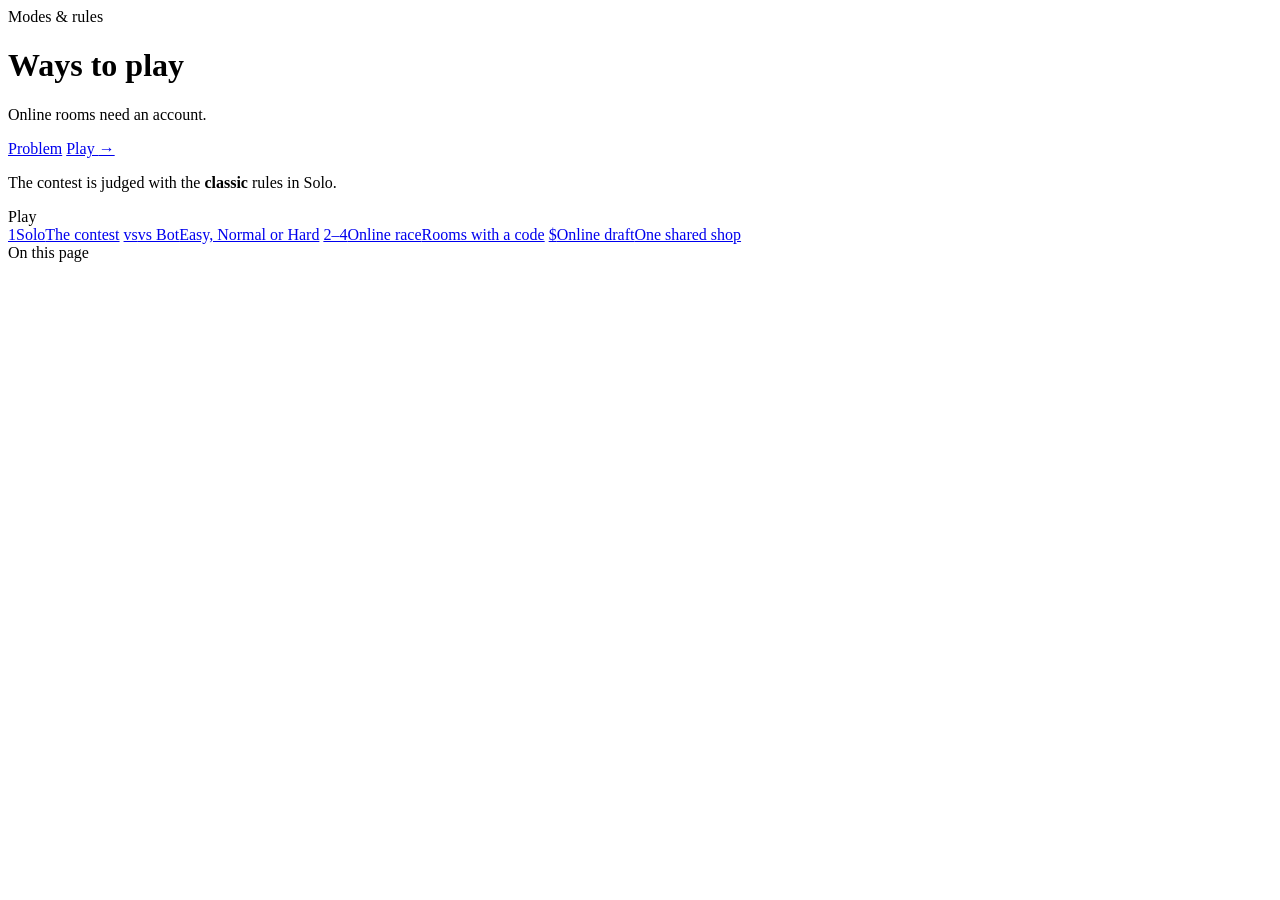
<file: platform/site/pages/modes/index.html>
<!doctype html>
<html lang="en">
<head>
<!--#head-->
<title>Modes &amp; rules · Poker Run</title>
<meta name="description" content="The Poker Run browser game's modes (Solo, vs Bot, Online race and draft) and its optional Balanced ruleset. The contest is judged with the classic rules.">
</head>
<body>
<!--#nav:modes-->
<main id="main">
  <div class="wrap">
    <div class="page-head">
      <div class="row">
        <div>
          <span class="eyebrow">Modes &amp; rules</span>
          <h1>Ways to play</h1>
          <p class="sub">Online rooms need an account.</p>
        </div>
        <div class="btn-row">
          <a class="btn" href="/problem/">Problem</a>
          <a class="btn primary" href="/play/">Play <span class="arrow" aria-hidden="true">→</span></a>
        </div>
      </div>
      <p class="rules-note"><span>The contest is judged with the <b>classic</b> rules in Solo.</span></p>
    </div>
    <div class="doc-layout">
      <aside class="toc">
        <div>
          <div class="section-title">Play</div>
          <div class="downloads jump">
            <a class="dl" href="/play/#mode=solo"><span class="ic" aria-hidden="true">1</span><span><span class="t">Solo</span><span class="d">The contest</span></span></a>
            <a class="dl" href="/play/#mode=bot"><span class="ic" aria-hidden="true">vs</span><span><span class="t">vs Bot</span><span class="d">Easy, Normal or Hard</span></span></a>
            <a class="dl" href="/play/#mode=online&amp;create=race"><span class="ic" aria-hidden="true">2–4</span><span><span class="t">Online race</span><span class="d">Rooms with a code</span></span></a>
            <a class="dl" href="/play/#mode=online&amp;create=draft"><span class="ic" aria-hidden="true">$</span><span><span class="t">Online draft</span><span class="d">One shared shop</span></span></a>
          </div>
        </div>
        <nav aria-label="On this page">
          <div class="section-title">On this page</div>
          <!--#toc-->
        </nav>
      </aside>
      <div>
        <article class="prose doc-part" id="multiplayer-doc">
<!--#multiplayer-->
        </article>
        <article class="prose doc-part" id="balanced-doc">
<!--#balanced-->
        </article>
      </div>
    </div>
  </div>
</main>
<!--#footer-->
</body>
</html>
</file>
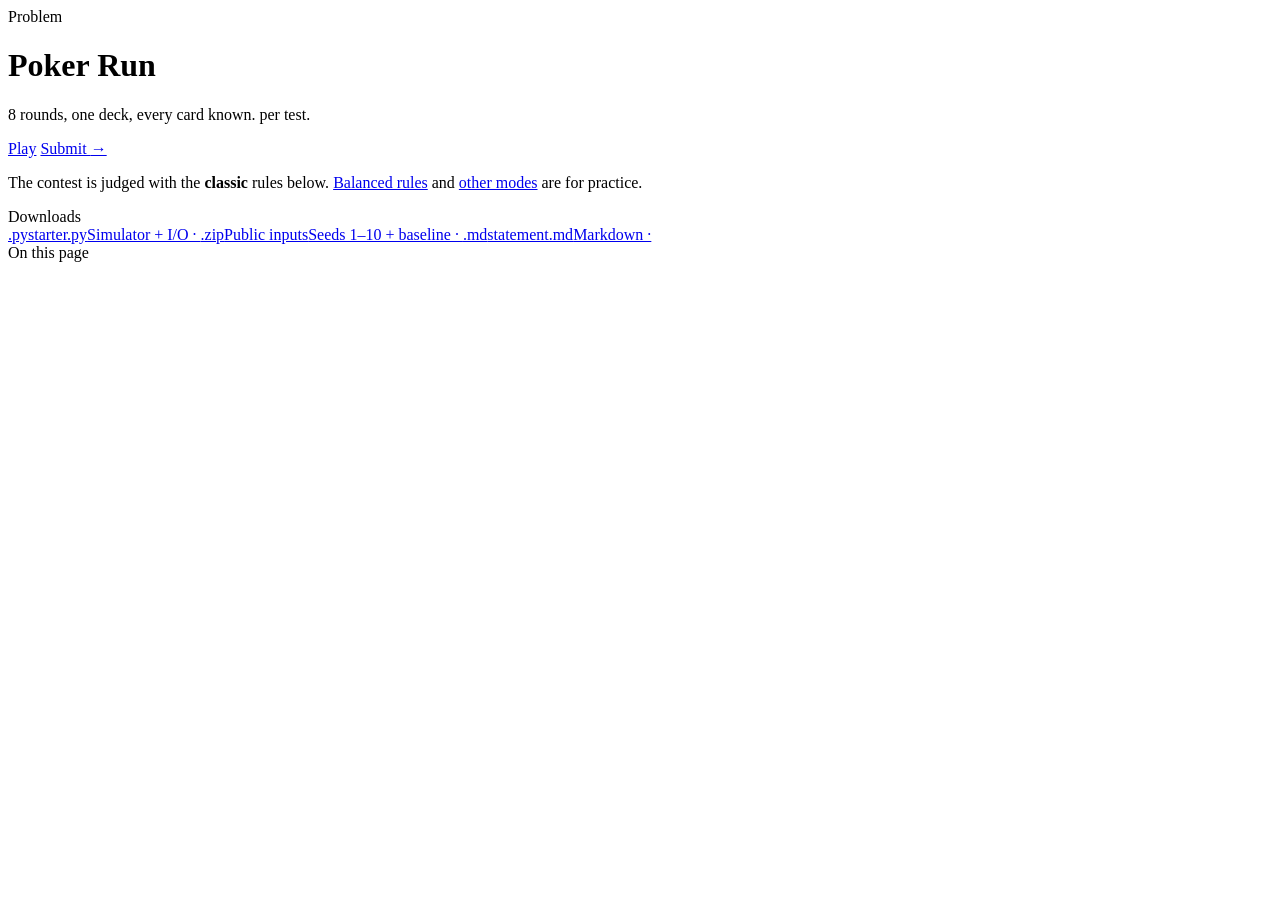
<file: platform/site/pages/problem/index.html>
<!doctype html>
<html lang="en">
<head>
<!--#head-->
<title>Problem · Poker Run</title>
<meta name="description" content="The Poker Run problem statement: rules, input and output format, scoring, and downloads.">
</head>
<body>
<!--#nav:problem-->
<main id="main">
  <div class="wrap">
    <div class="page-head">
      <div class="row">
        <div>
          <span class="eyebrow">Problem</span>
          <h1>Poker Run</h1>
          <p class="sub">8 rounds, one deck, every card known. <!--#time_limit--> per test.</p>
        </div>
        <div class="btn-row">
          <a class="btn" href="/play/">Play</a>
          <a class="btn primary" href="/contest/">Submit <span class="arrow" aria-hidden="true">→</span></a>
        </div>
      </div>
      <p class="rules-note"><span>The contest is judged with the <b>classic</b> rules below. <a href="/modes/#the-balanced-ruleset">Balanced rules</a> and <a href="/modes/">other modes</a> are for practice.</span></p>
    </div>
    <div class="doc-layout">
      <aside class="toc">
        <div>
          <div class="section-title">Downloads</div>
          <div class="downloads">
            <a class="dl" href="/downloads/starter.py" download><span class="ic" aria-hidden="true">.py</span><span><span class="t">starter.py</span><span class="d">Simulator + I/O · <!--#size:starter.py--></span></span></a>
            <a class="dl" href="/downloads/poker_run_public.zip" download><span class="ic" aria-hidden="true">.zip</span><span><span class="t">Public inputs</span><span class="d">Seeds 1–10 + baseline · <!--#size:poker_run_public.zip--></span></span></a>
            <a class="dl" href="/downloads/statement.md" download><span class="ic" aria-hidden="true">.md</span><span><span class="t">statement.md</span><span class="d">Markdown · <!--#size:statement.md--></span></span></a>
          </div>
        </div>
        <nav aria-label="On this page">
          <div class="section-title">On this page</div>
          <!--#toc-->
        </nav>
      </aside>
      <div>
        <article class="prose doc-part" id="statement">
<!--#statement-->
        </article>
        <article class="prose doc-part" id="generator-doc">
<!--#generator-->
        </article>
      </div>
    </div>
  </div>
</main>
<!--#footer-->
</body>
</html>
</file>
